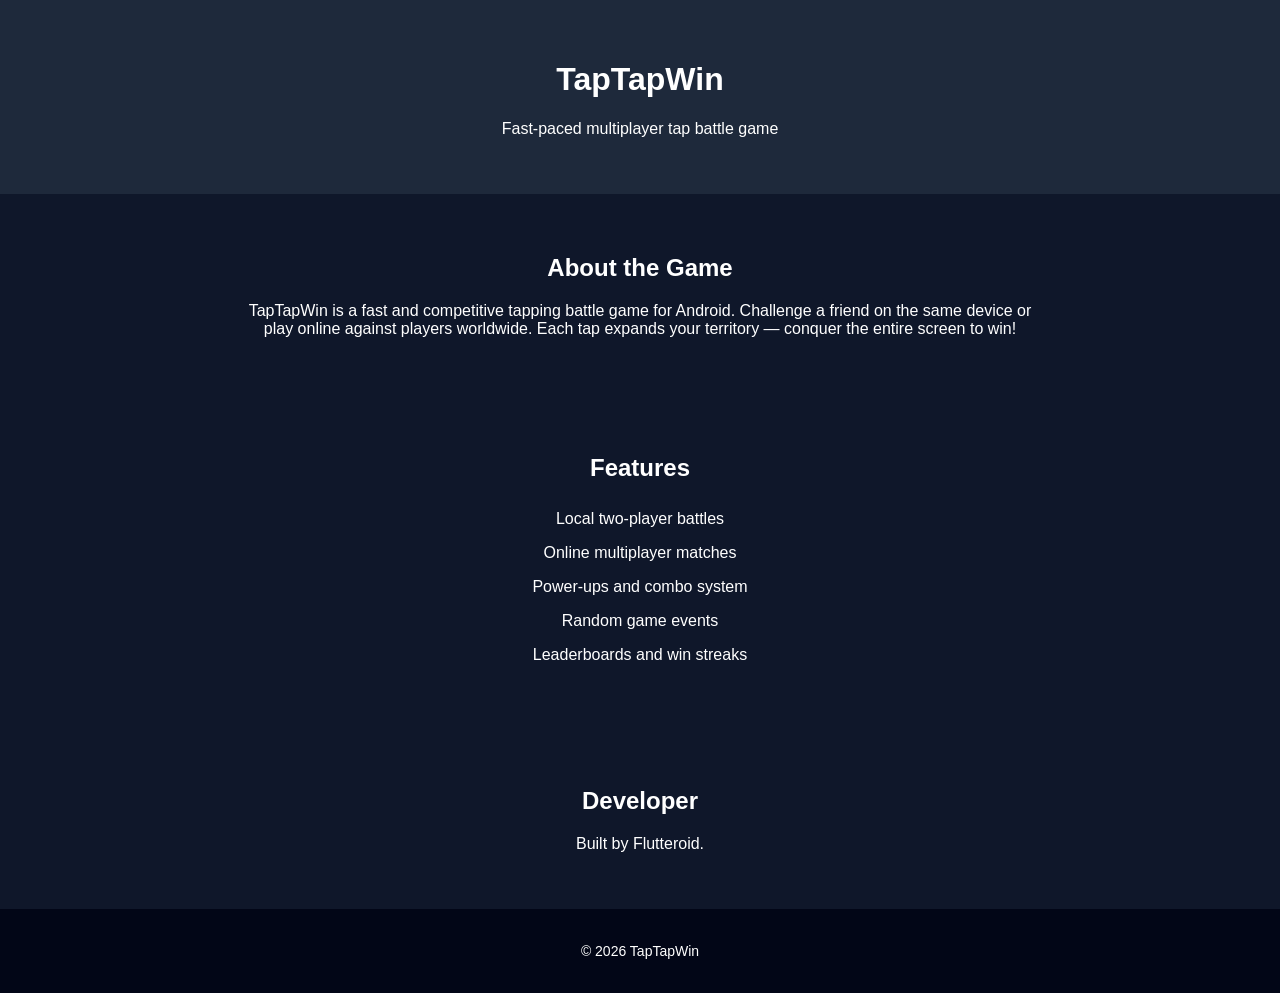
<file: index.html>
<!DOCTYPE html>
<html lang="en">
<head>
<meta charset="UTF-8">
<meta name="viewport" content="width=device-width, initial-scale=1.0">
<title>TapTapWin</title>

<link rel="stylesheet" href="style.css">

</head>

<body>

<header>
<h1>TapTapWin</h1>
<p>Fast-paced multiplayer tap battle game</p>
</header>

<section>

<h2>About the Game</h2>

<p>
TapTapWin is a fast and competitive tapping battle game for Android.
Challenge a friend on the same device or play online against players worldwide.
Each tap expands your territory — conquer the entire screen to win!
</p>

</section>

<section>

<h2>Features</h2>

<ul>
<li>Local two-player battles</li>
<li>Online multiplayer matches</li>
<li>Power-ups and combo system</li>
<li>Random game events</li>
<li>Leaderboards and win streaks</li>

</ul>

</section>

<section>

<h2>Developer</h2>

<p>
Built by Flutteroid.
</p>

</section>

<footer>

<p>© 2026 TapTapWin</p>

</footer>

</body>
</html>
</file>
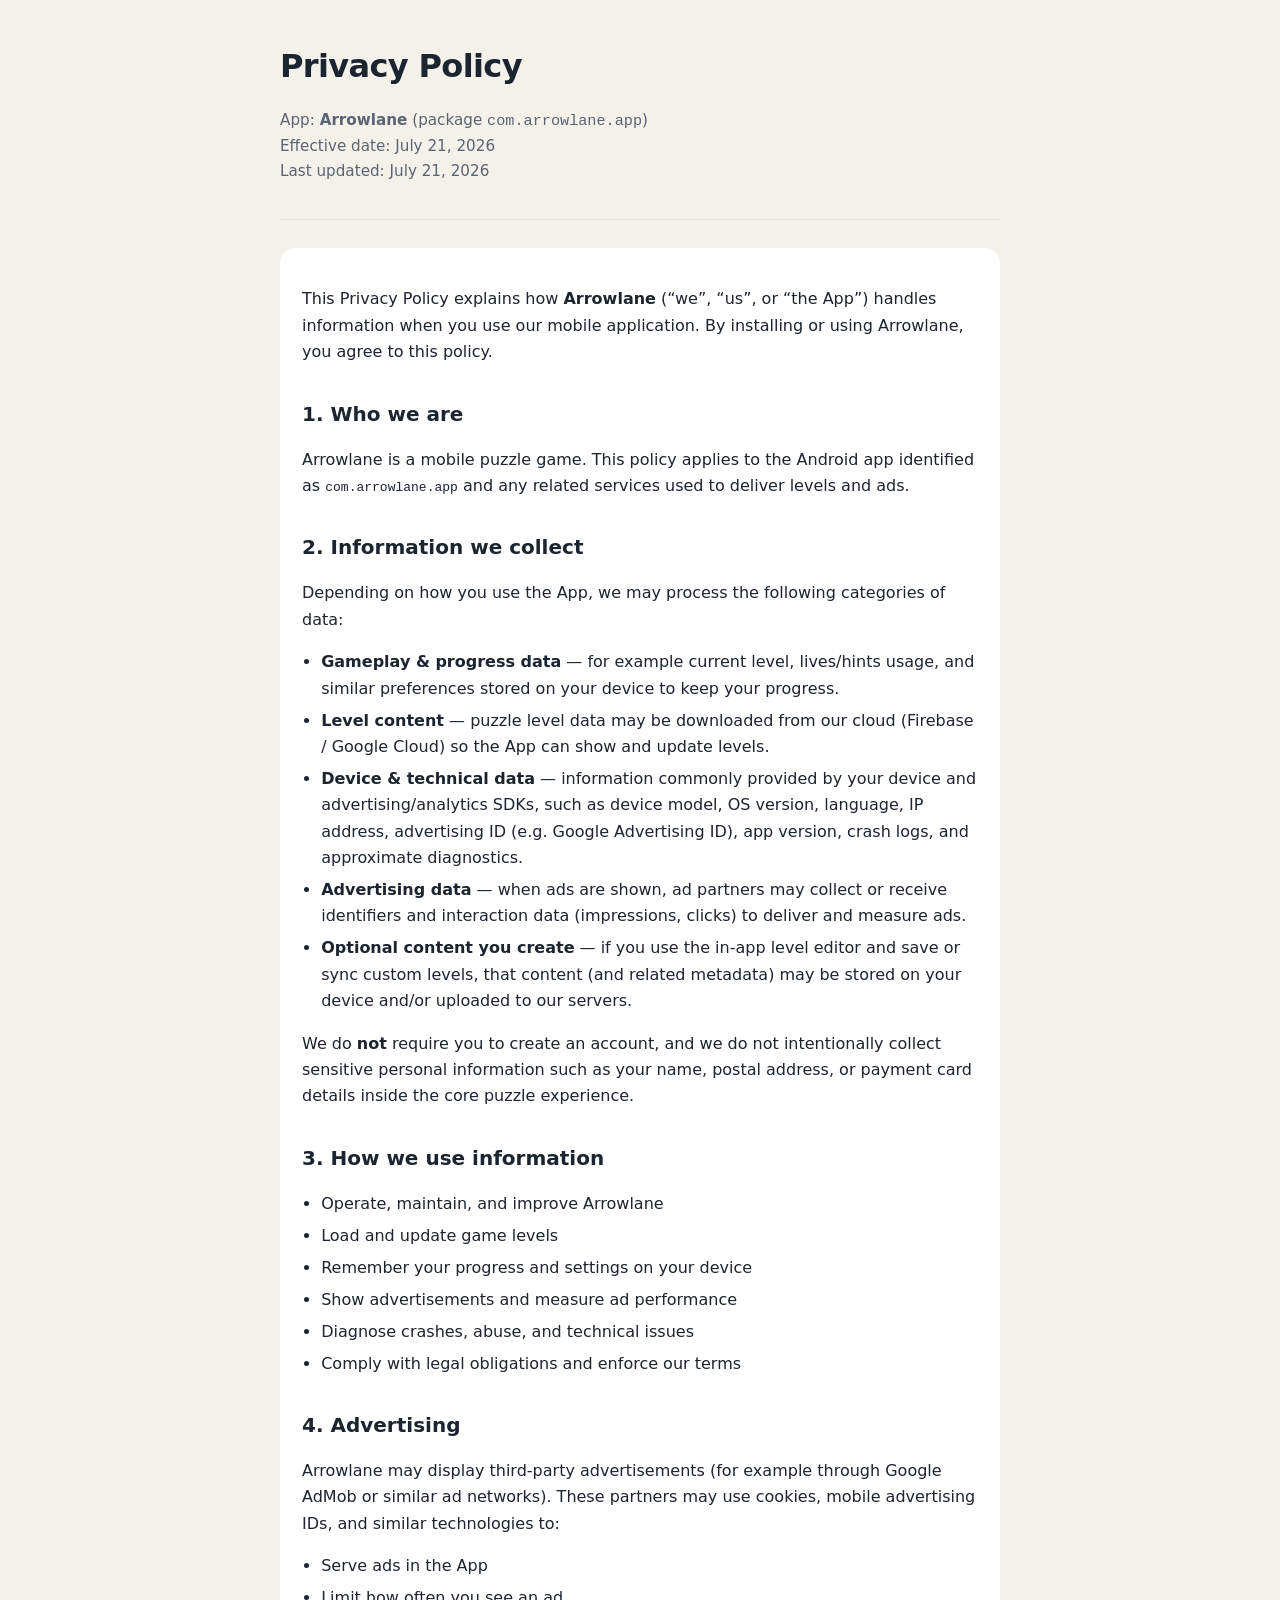
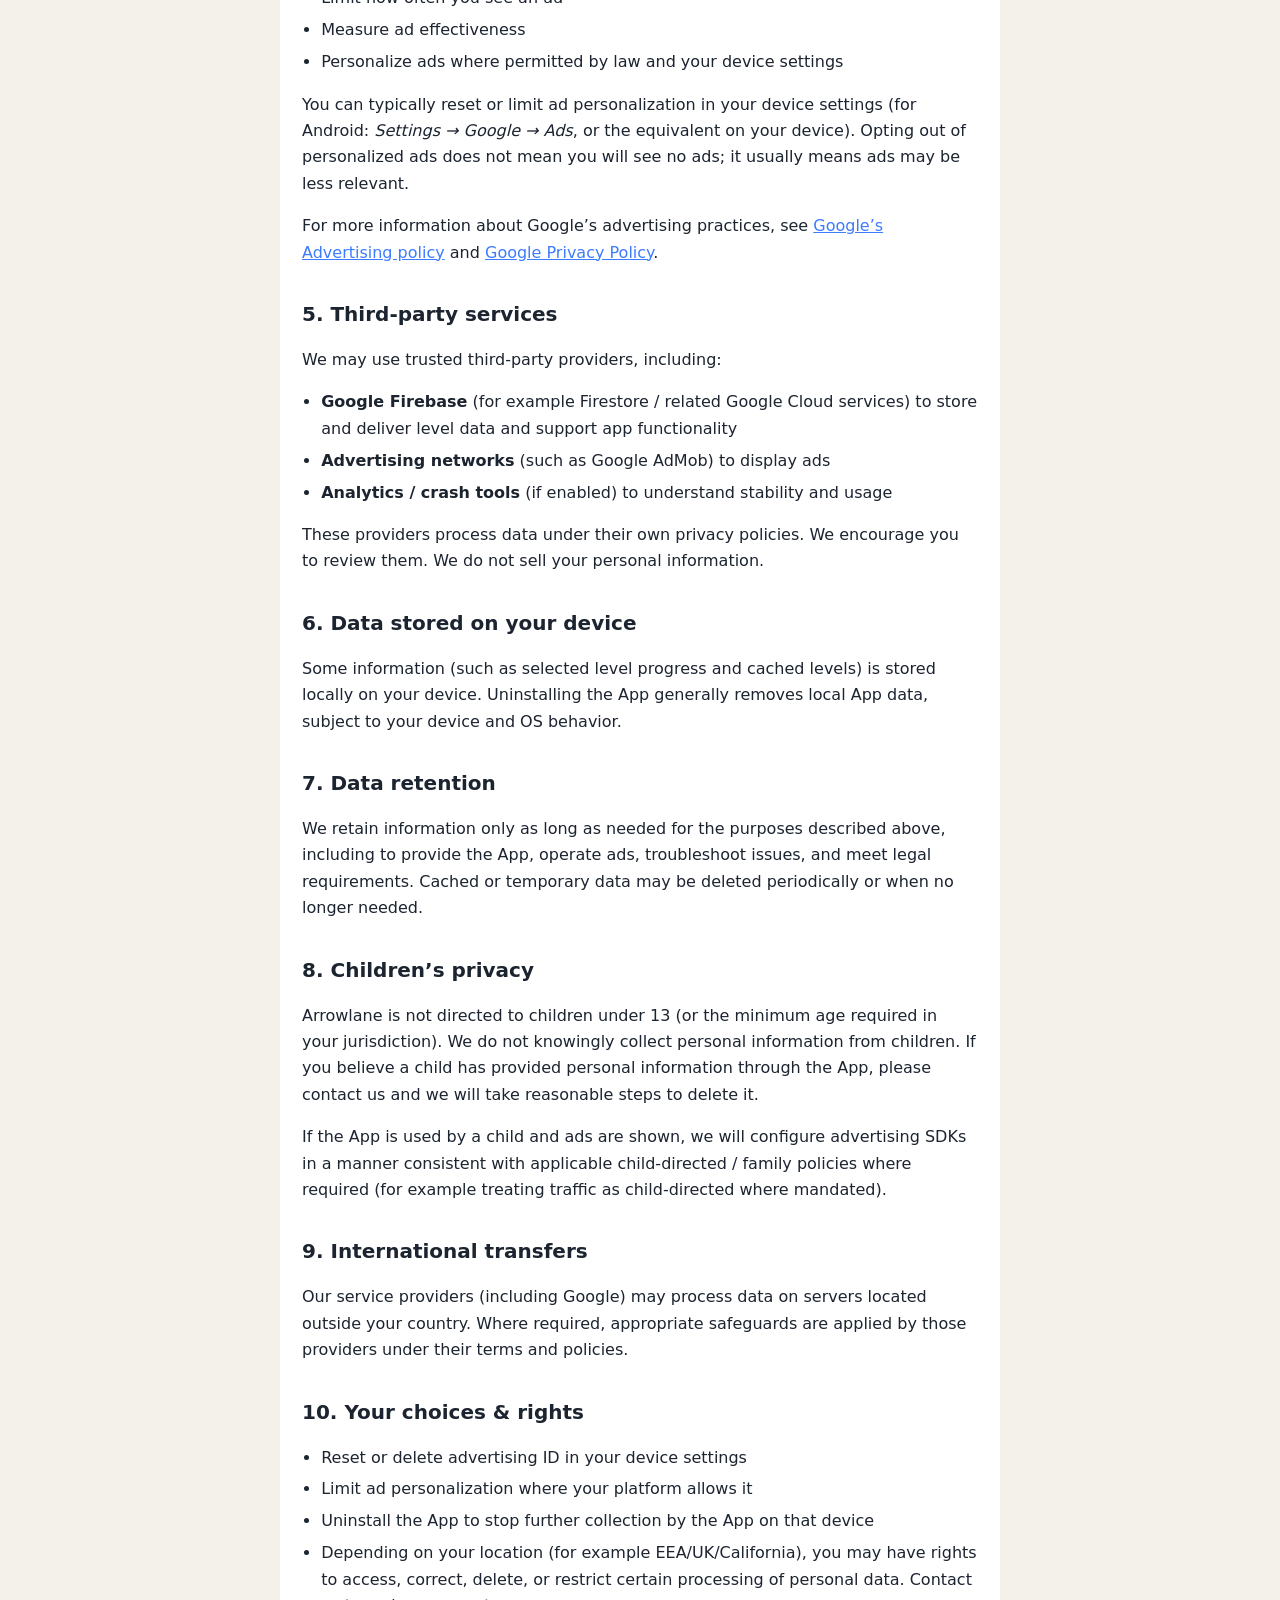
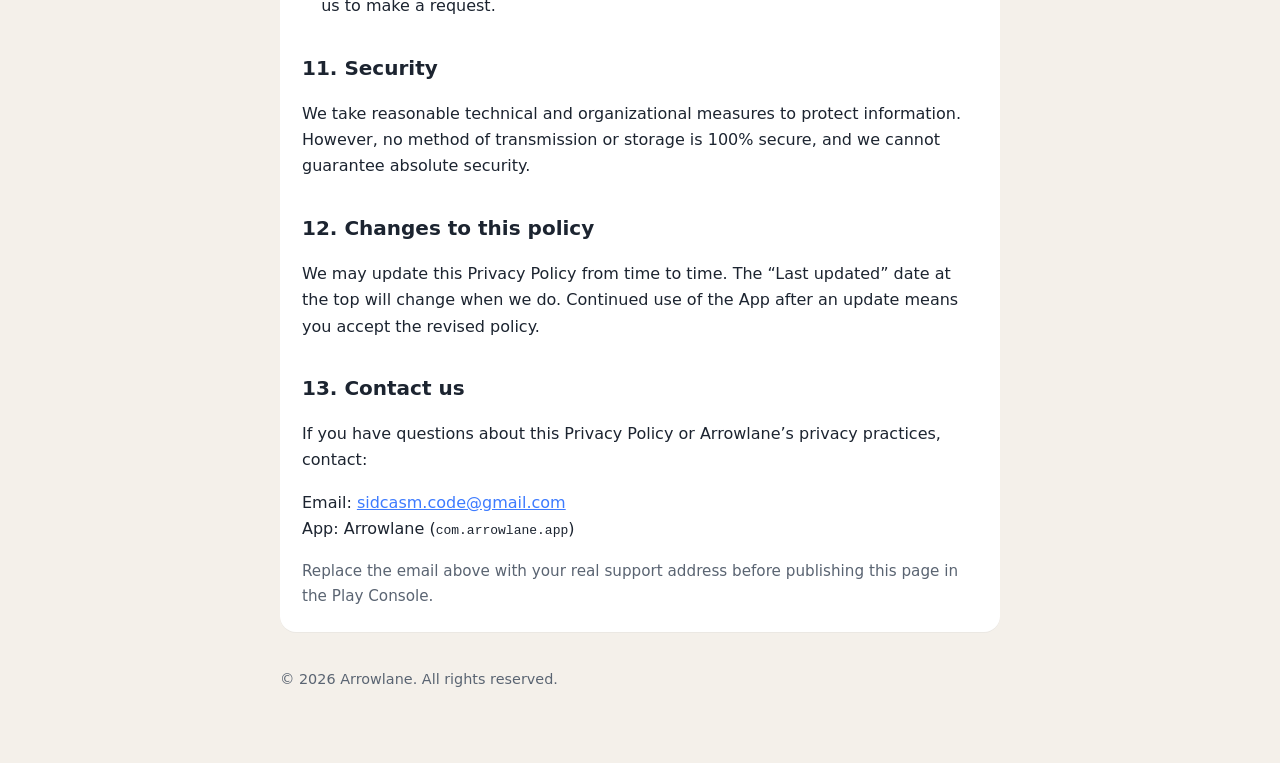
<file: arrow_lane/index.html>
<!DOCTYPE html>
<html lang="en">
<head>
  <meta charset="utf-8" />
  <meta name="viewport" content="width=device-width, initial-scale=1" />
  <title>Privacy Policy — Arrowlane</title>
  <style>
    :root {
      --bg: #f4f0ea;
      --ink: #1c2430;
      --muted: #5a6472;
      --card: #ffffff;
      --accent: #3d7bff;
      --line: #e6e1d8;
    }
    * { box-sizing: border-box; }
    body {
      margin: 0;
      font-family: "Segoe UI", system-ui, -apple-system, sans-serif;
      background: var(--bg);
      color: var(--ink);
      line-height: 1.65;
    }
    .wrap {
      max-width: 760px;
      margin: 0 auto;
      padding: 40px 20px 72px;
    }
    header {
      margin-bottom: 28px;
      padding-bottom: 20px;
      border-bottom: 1px solid var(--line);
    }
    h1 {
      margin: 0 0 8px;
      font-size: 2rem;
      letter-spacing: -0.02em;
    }
    .meta {
      color: var(--muted);
      font-size: 0.95rem;
    }
    h2 {
      margin: 2rem 0 0.75rem;
      font-size: 1.25rem;
    }
    p, li { color: var(--ink); }
    ul { padding-left: 1.2rem; }
    li { margin: 0.35rem 0; }
    a { color: var(--accent); }
    .card {
      background: var(--card);
      border-radius: 16px;
      padding: 22px 22px 8px;
      box-shadow: 0 1px 0 rgba(28, 36, 48, 0.04);
    }
    footer {
      margin-top: 36px;
      color: var(--muted);
      font-size: 0.9rem;
    }
  </style>
</head>
<body>
  <div class="wrap">
    <header>
      <h1>Privacy Policy</h1>
      <p class="meta">
        App: <strong>Arrowlane</strong> (package <code>com.arrowlane.app</code>)<br />
        Effective date: July 21, 2026<br />
        Last updated: July 21, 2026
      </p>
    </header>

    <div class="card">
      <p>
        This Privacy Policy explains how <strong>Arrowlane</strong> (“we”, “us”, or “the App”)
        handles information when you use our mobile application. By installing or using Arrowlane,
        you agree to this policy.
      </p>

      <h2>1. Who we are</h2>
      <p>
        Arrowlane is a mobile puzzle game. This policy applies to the Android app identified as
        <code>com.arrowlane.app</code> and any related services used to deliver levels and ads.
      </p>

      <h2>2. Information we collect</h2>
      <p>Depending on how you use the App, we may process the following categories of data:</p>
      <ul>
        <li>
          <strong>Gameplay &amp; progress data</strong> — for example current level, lives/hints
          usage, and similar preferences stored on your device to keep your progress.
        </li>
        <li>
          <strong>Level content</strong> — puzzle level data may be downloaded from our cloud
          (Firebase / Google Cloud) so the App can show and update levels.
        </li>
        <li>
          <strong>Device &amp; technical data</strong> — information commonly provided by your
          device and advertising/analytics SDKs, such as device model, OS version, language,
          IP address, advertising ID (e.g. Google Advertising ID), app version, crash logs, and
          approximate diagnostics.
        </li>
        <li>
          <strong>Advertising data</strong> — when ads are shown, ad partners may collect or
          receive identifiers and interaction data (impressions, clicks) to deliver and measure ads.
        </li>
        <li>
          <strong>Optional content you create</strong> — if you use the in-app level editor and
          save or sync custom levels, that content (and related metadata) may be stored on your
          device and/or uploaded to our servers.
        </li>
      </ul>
      <p>
        We do <strong>not</strong> require you to create an account, and we do not intentionally
        collect sensitive personal information such as your name, postal address, or payment card
        details inside the core puzzle experience.
      </p>

      <h2>3. How we use information</h2>
      <ul>
        <li>Operate, maintain, and improve Arrowlane</li>
        <li>Load and update game levels</li>
        <li>Remember your progress and settings on your device</li>
        <li>Show advertisements and measure ad performance</li>
        <li>Diagnose crashes, abuse, and technical issues</li>
        <li>Comply with legal obligations and enforce our terms</li>
      </ul>

      <h2>4. Advertising</h2>
      <p>
        Arrowlane may display third-party advertisements (for example through Google AdMob or
        similar ad networks). These partners may use cookies, mobile advertising IDs, and similar
        technologies to:
      </p>
      <ul>
        <li>Serve ads in the App</li>
        <li>Limit how often you see an ad</li>
        <li>Measure ad effectiveness</li>
        <li>Personalize ads where permitted by law and your device settings</li>
      </ul>
      <p>
        You can typically reset or limit ad personalization in your device settings
        (for Android: <em>Settings → Google → Ads</em>, or the equivalent on your device).
        Opting out of personalized ads does not mean you will see no ads; it usually means ads
        may be less relevant.
      </p>
      <p>
        For more information about Google’s advertising practices, see
        <a href="https://policies.google.com/technologies/ads" rel="noopener noreferrer" target="_blank">Google’s Advertising policy</a>
        and
        <a href="https://policies.google.com/privacy" rel="noopener noreferrer" target="_blank">Google Privacy Policy</a>.
      </p>

      <h2>5. Third-party services</h2>
      <p>We may use trusted third-party providers, including:</p>
      <ul>
        <li>
          <strong>Google Firebase</strong> (for example Firestore / related Google Cloud services)
          to store and deliver level data and support app functionality
        </li>
        <li>
          <strong>Advertising networks</strong> (such as Google AdMob) to display ads
        </li>
        <li>
          <strong>Analytics / crash tools</strong> (if enabled) to understand stability and usage
        </li>
      </ul>
      <p>
        These providers process data under their own privacy policies. We encourage you to review
        them. We do not sell your personal information.
      </p>

      <h2>6. Data stored on your device</h2>
      <p>
        Some information (such as selected level progress and cached levels) is stored locally on
        your device. Uninstalling the App generally removes local App data, subject to your
        device and OS behavior.
      </p>

      <h2>7. Data retention</h2>
      <p>
        We retain information only as long as needed for the purposes described above, including
        to provide the App, operate ads, troubleshoot issues, and meet legal requirements. Cached
        or temporary data may be deleted periodically or when no longer needed.
      </p>

      <h2>8. Children’s privacy</h2>
      <p>
        Arrowlane is not directed to children under 13 (or the minimum age required in your
        jurisdiction). We do not knowingly collect personal information from children. If you
        believe a child has provided personal information through the App, please contact us and
        we will take reasonable steps to delete it.
      </p>
      <p>
        If the App is used by a child and ads are shown, we will configure advertising SDKs in a
        manner consistent with applicable child-directed / family policies where required
        (for example treating traffic as child-directed where mandated).
      </p>

      <h2>9. International transfers</h2>
      <p>
        Our service providers (including Google) may process data on servers located outside your
        country. Where required, appropriate safeguards are applied by those providers under their
        terms and policies.
      </p>

      <h2>10. Your choices &amp; rights</h2>
      <ul>
        <li>Reset or delete advertising ID in your device settings</li>
        <li>Limit ad personalization where your platform allows it</li>
        <li>Uninstall the App to stop further collection by the App on that device</li>
        <li>
          Depending on your location (for example EEA/UK/California), you may have rights to
          access, correct, delete, or restrict certain processing of personal data. Contact us to
          make a request.
        </li>
      </ul>

      <h2>11. Security</h2>
      <p>
        We take reasonable technical and organizational measures to protect information.
        However, no method of transmission or storage is 100% secure, and we cannot guarantee
        absolute security.
      </p>

      <h2>12. Changes to this policy</h2>
      <p>
        We may update this Privacy Policy from time to time. The “Last updated” date at the top
        will change when we do. Continued use of the App after an update means you accept the
        revised policy.
      </p>

      <h2>13. Contact us</h2>
      <p>
        If you have questions about this Privacy Policy or Arrowlane’s privacy practices, contact:
      </p>
      <p>
        Email: <a href="mailto:sidcasm.code@gmail.com">sidcasm.code@gmail.com</a><br />
        App: Arrowlane (<code>com.arrowlane.app</code>)
      </p>
      <p class="meta">
        Replace the email above with your real support address before publishing this page in the
        Play Console.
      </p>
    </div>

    <footer>
      © 2026 Arrowlane. All rights reserved.
    </footer>
  </div>
</body>
</html>
</file>
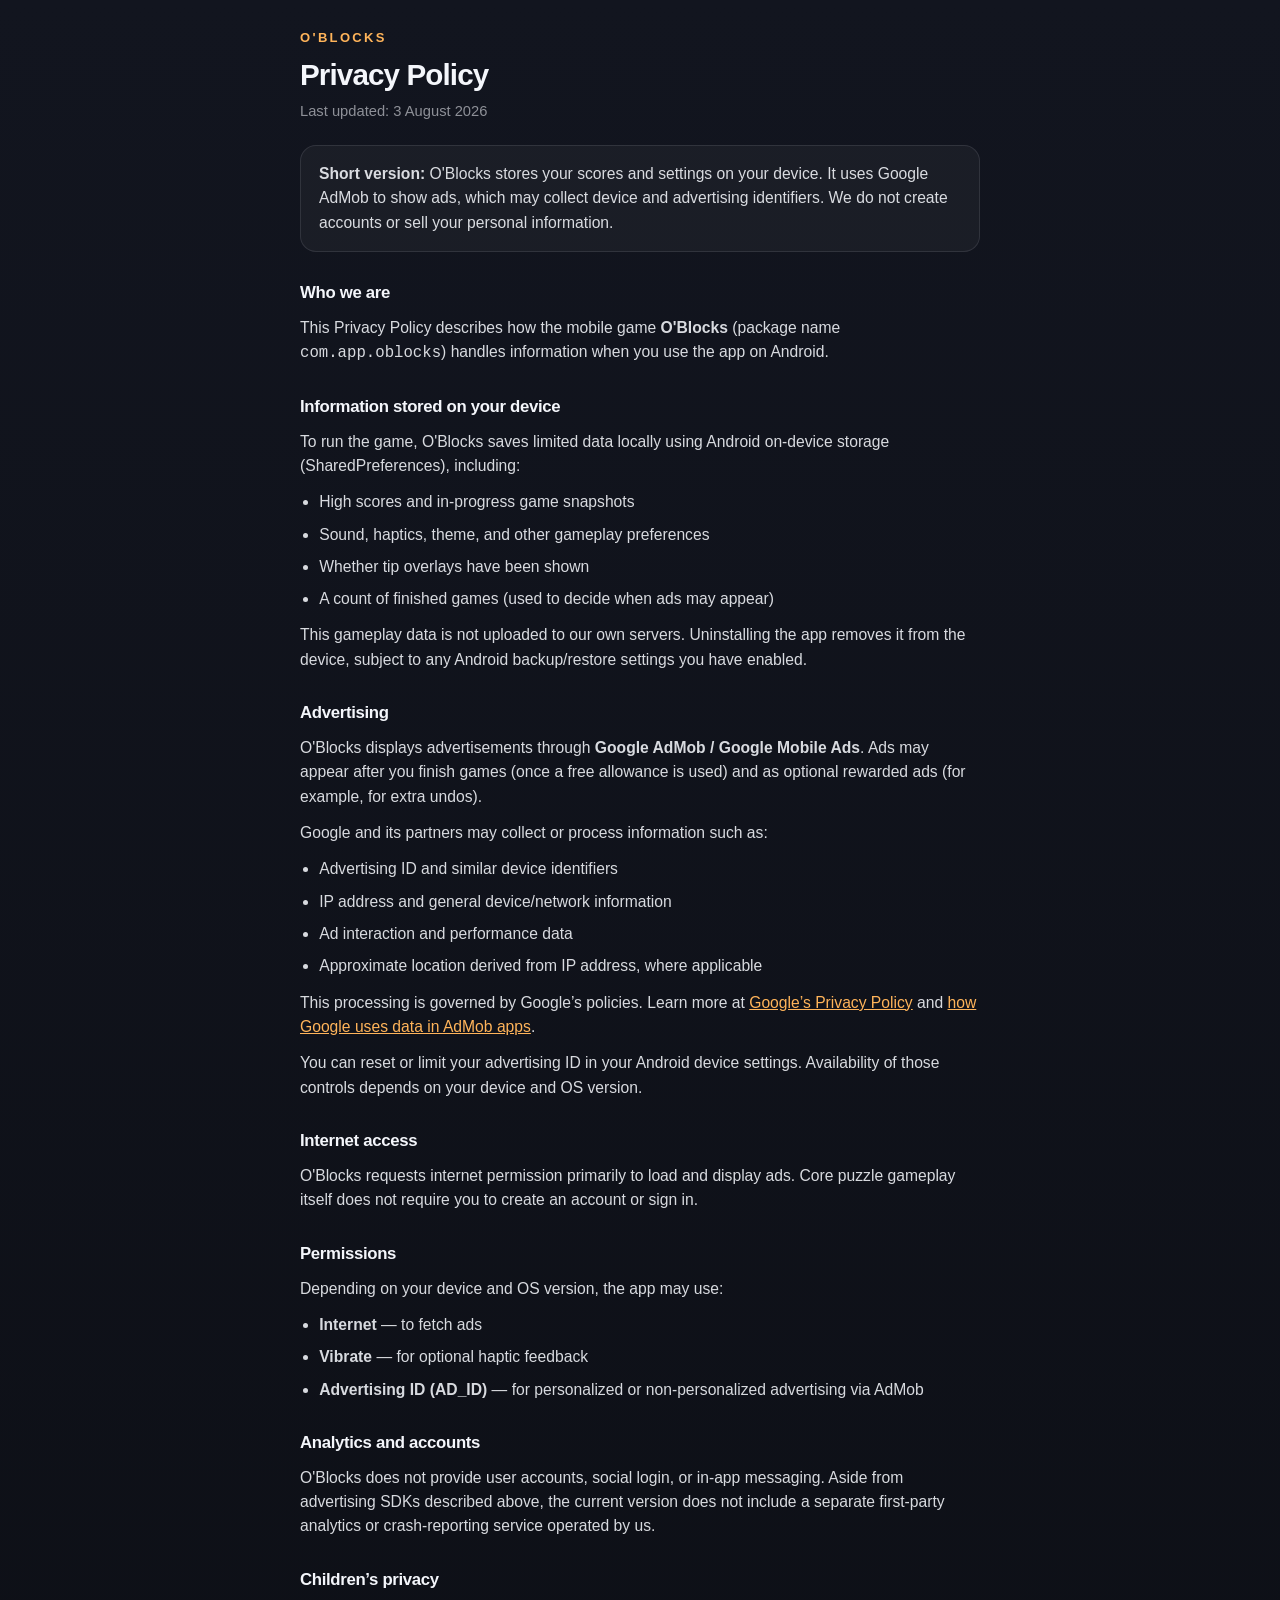
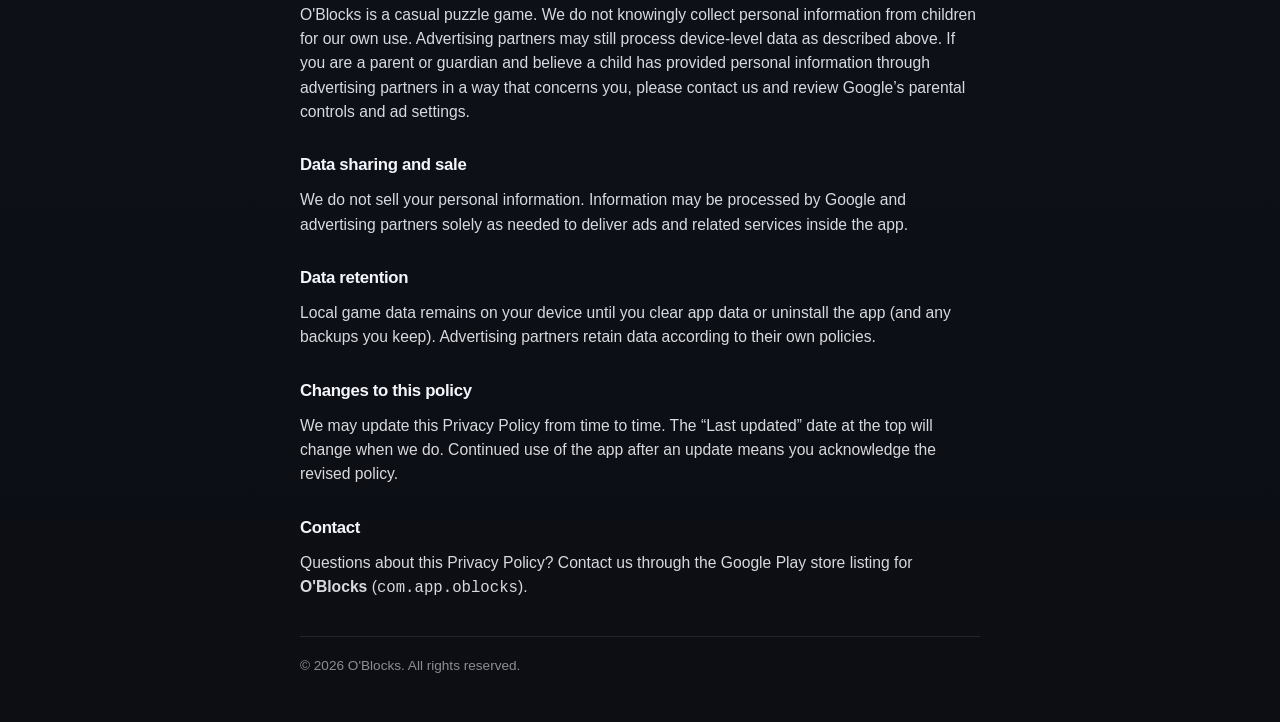
<file: blocks/index.html>
<!DOCTYPE html>
<html lang="en">
<head>
<meta charset="utf-8">
<meta name="viewport" content="width=device-width, initial-scale=1, viewport-fit=cover">
<title>O'Blocks — Privacy Policy</title>
<style>
  :root {
    color-scheme: dark;
    --bg: #0c0e14;
    --bg2: #12151f;
    --ink: #f4f6fb;
    --muted: rgba(244, 246, 251, 0.55);
    --line: rgba(244, 246, 251, 0.1);
    --accent: #ffb45a;
    --card: rgba(255, 255, 255, 0.04);
  }
  * { box-sizing: border-box; }
  html, body {
    margin: 0;
    padding: 0;
    background: linear-gradient(180deg, var(--bg2), var(--bg));
    color: var(--ink);
    font-family: -apple-system, BlinkMacSystemFont, "Segoe UI", Roboto, Helvetica, Arial, sans-serif;
    line-height: 1.55;
    -webkit-text-size-adjust: 100%;
  }
  .wrap {
    max-width: 720px;
    margin: 0 auto;
    padding: 28px 20px 48px;
  }
  .brand {
    font-size: 13px;
    letter-spacing: 0.18em;
    text-transform: uppercase;
    color: var(--accent);
    font-weight: 700;
    margin-bottom: 10px;
  }
  h1 {
    margin: 0 0 8px;
    font-size: 1.85rem;
    letter-spacing: -0.03em;
    line-height: 1.15;
  }
  .effective {
    color: var(--muted);
    font-size: 0.92rem;
    margin: 0 0 22px;
  }
  .lead {
    background: var(--card);
    border: 1px solid var(--line);
    border-radius: 16px;
    padding: 16px 18px;
    margin: 0 0 28px;
  }
  h2 {
    font-size: 1.05rem;
    margin: 28px 0 10px;
    letter-spacing: -0.02em;
  }
  p, li { color: rgba(244, 246, 251, 0.88); font-size: 0.98rem; }
  p { margin: 0 0 12px; }
  ul { margin: 0 0 12px; padding-left: 1.2rem; }
  li { margin: 0 0 8px; }
  a { color: var(--accent); }
  .footer {
    margin-top: 36px;
    padding-top: 18px;
    border-top: 1px solid var(--line);
    color: var(--muted);
    font-size: 0.85rem;
  }
</style>
</head>
<body>
  <main class="wrap">
    <div class="brand">O'Blocks</div>
    <h1>Privacy Policy</h1>
    <p class="effective">Last updated: 3 August 2026</p>

    <div class="lead">
      <p style="margin:0"><strong>Short version:</strong> O'Blocks stores your scores and settings on your device. It uses Google AdMob to show ads, which may collect device and advertising identifiers. We do not create accounts or sell your personal information.</p>
    </div>

    <h2>Who we are</h2>
    <p>This Privacy Policy describes how the mobile game <strong>O'Blocks</strong> (package name <code>com.app.oblocks</code>) handles information when you use the app on Android.</p>

    <h2>Information stored on your device</h2>
    <p>To run the game, O'Blocks saves limited data locally using Android on-device storage (SharedPreferences), including:</p>
    <ul>
      <li>High scores and in-progress game snapshots</li>
      <li>Sound, haptics, theme, and other gameplay preferences</li>
      <li>Whether tip overlays have been shown</li>
      <li>A count of finished games (used to decide when ads may appear)</li>
    </ul>
    <p>This gameplay data is not uploaded to our own servers. Uninstalling the app removes it from the device, subject to any Android backup/restore settings you have enabled.</p>

    <h2>Advertising</h2>
    <p>O'Blocks displays advertisements through <strong>Google AdMob / Google Mobile Ads</strong>. Ads may appear after you finish games (once a free allowance is used) and as optional rewarded ads (for example, for extra undos).</p>
    <p>Google and its partners may collect or process information such as:</p>
    <ul>
      <li>Advertising ID and similar device identifiers</li>
      <li>IP address and general device/network information</li>
      <li>Ad interaction and performance data</li>
      <li>Approximate location derived from IP address, where applicable</li>
    </ul>
    <p>This processing is governed by Google’s policies. Learn more at <a href="https://policies.google.com/privacy">Google’s Privacy Policy</a> and <a href="https://support.google.com/admob/answer/6128543">how Google uses data in AdMob apps</a>.</p>
    <p>You can reset or limit your advertising ID in your Android device settings. Availability of those controls depends on your device and OS version.</p>

    <h2>Internet access</h2>
    <p>O'Blocks requests internet permission primarily to load and display ads. Core puzzle gameplay itself does not require you to create an account or sign in.</p>

    <h2>Permissions</h2>
    <p>Depending on your device and OS version, the app may use:</p>
    <ul>
      <li><strong>Internet</strong> — to fetch ads</li>
      <li><strong>Vibrate</strong> — for optional haptic feedback</li>
      <li><strong>Advertising ID (AD_ID)</strong> — for personalized or non-personalized advertising via AdMob</li>
    </ul>

    <h2>Analytics and accounts</h2>
    <p>O'Blocks does not provide user accounts, social login, or in-app messaging. Aside from advertising SDKs described above, the current version does not include a separate first-party analytics or crash-reporting service operated by us.</p>

    <h2>Children’s privacy</h2>
    <p>O'Blocks is a casual puzzle game. We do not knowingly collect personal information from children for our own use. Advertising partners may still process device-level data as described above. If you are a parent or guardian and believe a child has provided personal information through advertising partners in a way that concerns you, please contact us and review Google’s parental controls and ad settings.</p>

    <h2>Data sharing and sale</h2>
    <p>We do not sell your personal information. Information may be processed by Google and advertising partners solely as needed to deliver ads and related services inside the app.</p>

    <h2>Data retention</h2>
    <p>Local game data remains on your device until you clear app data or uninstall the app (and any backups you keep). Advertising partners retain data according to their own policies.</p>

    <h2>Changes to this policy</h2>
    <p>We may update this Privacy Policy from time to time. The “Last updated” date at the top will change when we do. Continued use of the app after an update means you acknowledge the revised policy.</p>

    <h2>Contact</h2>
    <p>Questions about this Privacy Policy? Contact us through the Google Play store listing for <strong>O'Blocks</strong> (<code>com.app.oblocks</code>).</p>

    <div class="footer">
      &copy; 2026 O'Blocks. All rights reserved.
    </div>
  </main>
</body>
</html>
</file>
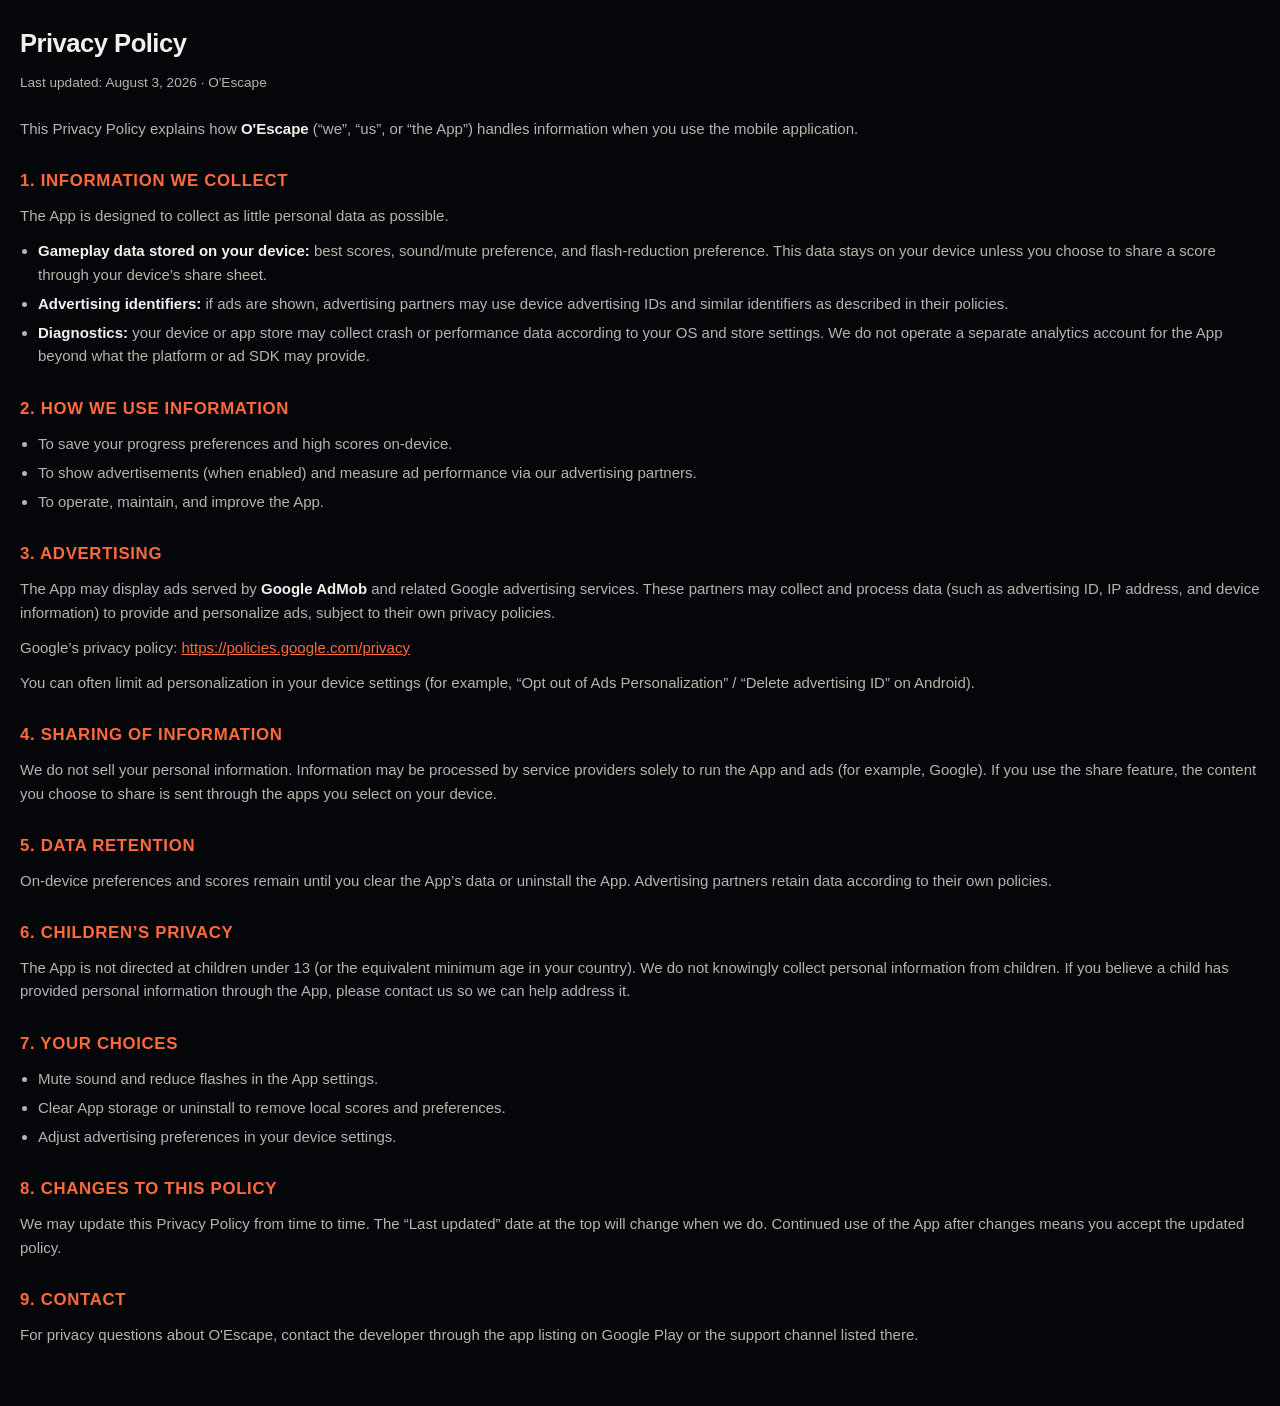
<file: escape/index.html>
<!DOCTYPE html>
<html lang="en">
<head>
  <meta charset="utf-8" />
  <meta name="viewport" content="width=device-width, initial-scale=1" />
  <title>Privacy Policy — O'Escape</title>
  <style>
    :root {
      --bg: #05060a;
      --text: #f4f1ec;
      --muted: #b8b4ac;
      --accent: #ff6a3d;
    }
    * { box-sizing: border-box; }
    body {
      margin: 0;
      padding: 24px 20px 48px;
      font-family: -apple-system, BlinkMacSystemFont, "Segoe UI", Roboto, Helvetica, Arial, sans-serif;
      background: var(--bg);
      color: var(--text);
      line-height: 1.55;
      font-size: 15px;
    }
    h1 {
      font-size: 1.6rem;
      margin: 0 0 8px;
      letter-spacing: -0.02em;
    }
    h2 {
      font-size: 1.05rem;
      margin: 28px 0 10px;
      color: var(--accent);
      letter-spacing: 0.04em;
      text-transform: uppercase;
    }
    p, li { color: var(--muted); }
    p { margin: 0 0 12px; }
    ul { padding-left: 1.2em; margin: 0 0 12px; }
    li { margin-bottom: 6px; }
    .meta { color: var(--muted); font-size: 0.85rem; margin-bottom: 24px; }
    a { color: var(--accent); }
  </style>
</head>
<body>
  <h1>Privacy Policy</h1>
  <p class="meta">Last updated: August 3, 2026 · O'Escape</p>

  <p>
    This Privacy Policy explains how <strong style="color:var(--text)">O'Escape</strong>
    (“we”, “us”, or “the App”) handles information when you use the mobile application.
  </p>

  <h2>1. Information we collect</h2>
  <p>The App is designed to collect as little personal data as possible.</p>
  <ul>
    <li><strong style="color:var(--text)">Gameplay data stored on your device:</strong> best scores, sound/mute preference, and flash-reduction preference. This data stays on your device unless you choose to share a score through your device’s share sheet.</li>
    <li><strong style="color:var(--text)">Advertising identifiers:</strong> if ads are shown, advertising partners may use device advertising IDs and similar identifiers as described in their policies.</li>
    <li><strong style="color:var(--text)">Diagnostics:</strong> your device or app store may collect crash or performance data according to your OS and store settings. We do not operate a separate analytics account for the App beyond what the platform or ad SDK may provide.</li>
  </ul>

  <h2>2. How we use information</h2>
  <ul>
    <li>To save your progress preferences and high scores on-device.</li>
    <li>To show advertisements (when enabled) and measure ad performance via our advertising partners.</li>
    <li>To operate, maintain, and improve the App.</li>
  </ul>

  <h2>3. Advertising</h2>
  <p>
    The App may display ads served by <strong style="color:var(--text)">Google AdMob</strong>
    and related Google advertising services. These partners may collect and process data
    (such as advertising ID, IP address, and device information) to provide and personalize ads,
    subject to their own privacy policies.
  </p>
  <p>
    Google’s privacy policy:
    <a href="https://policies.google.com/privacy">https://policies.google.com/privacy</a>
  </p>
  <p>
    You can often limit ad personalization in your device settings
    (for example, “Opt out of Ads Personalization” / “Delete advertising ID” on Android).
  </p>

  <h2>4. Sharing of information</h2>
  <p>
    We do not sell your personal information. Information may be processed by service providers
    solely to run the App and ads (for example, Google). If you use the share feature, the content
    you choose to share is sent through the apps you select on your device.
  </p>

  <h2>5. Data retention</h2>
  <p>
    On-device preferences and scores remain until you clear the App’s data or uninstall the App.
    Advertising partners retain data according to their own policies.
  </p>

  <h2>6. Children’s privacy</h2>
  <p>
    The App is not directed at children under 13 (or the equivalent minimum age in your country).
    We do not knowingly collect personal information from children. If you believe a child has
    provided personal information through the App, please contact us so we can help address it.
  </p>

  <h2>7. Your choices</h2>
  <ul>
    <li>Mute sound and reduce flashes in the App settings.</li>
    <li>Clear App storage or uninstall to remove local scores and preferences.</li>
    <li>Adjust advertising preferences in your device settings.</li>
  </ul>

  <h2>8. Changes to this policy</h2>
  <p>
    We may update this Privacy Policy from time to time. The “Last updated” date at the top
    will change when we do. Continued use of the App after changes means you accept the updated policy.
  </p>

  <h2>9. Contact</h2>
  <p>
    For privacy questions about O'Escape, contact the developer through the app listing on
    Google Play or the support channel listed there.
  </p>
</body>
</html>
</file>
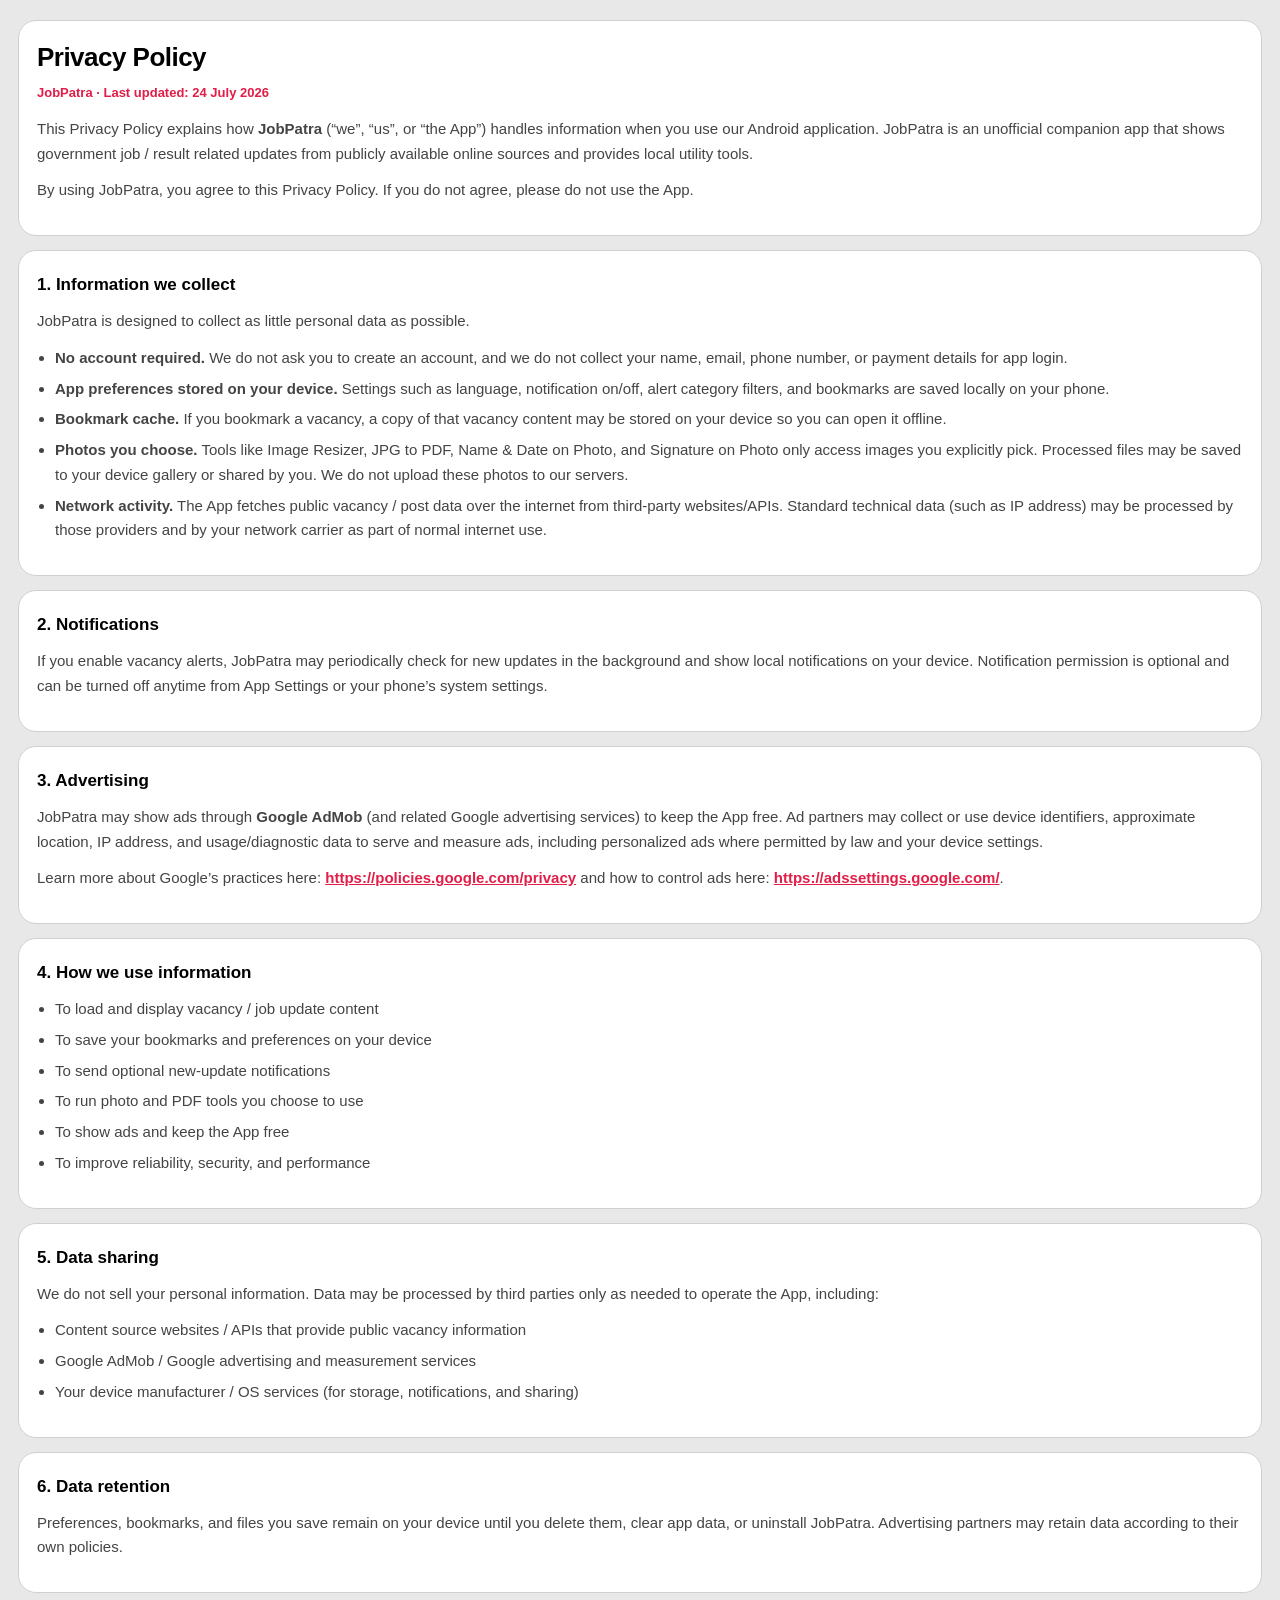
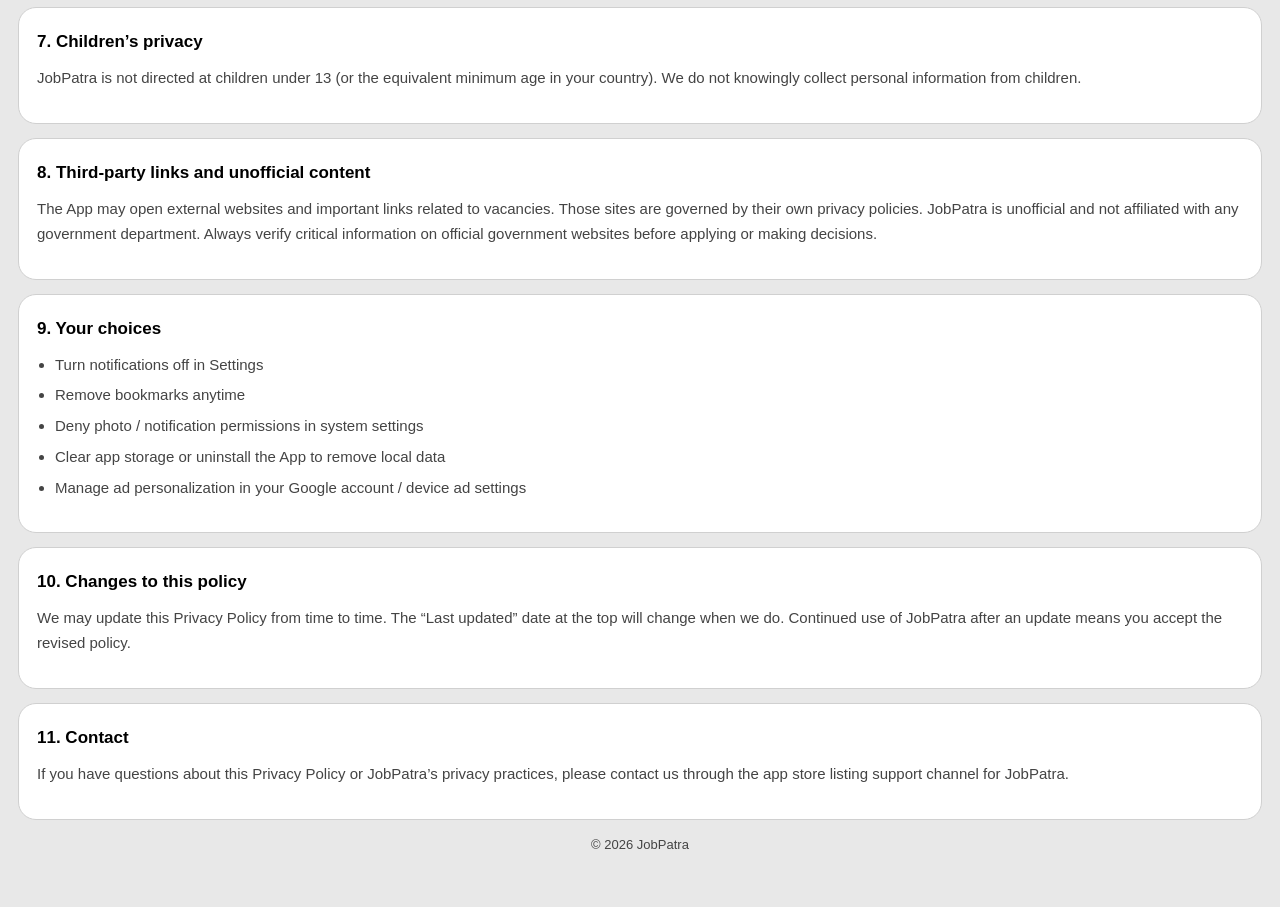
<file: job/index.html>
<!DOCTYPE html>
<html lang="en">
<head>
  <meta charset="utf-8" />
  <meta name="viewport" content="width=device-width, initial-scale=1" />
  <title>JobPatra Privacy Policy</title>
  <style>
    :root {
      color-scheme: light;
      --ink: #000000;
      --muted: #444444;
      --line: #d0d0d0;
      --surface: #e8e8e8;
      --card: #ffffff;
      --accent: #e11d48;
    }
    * { box-sizing: border-box; }
    body {
      margin: 0;
      padding: 20px 18px 40px;
      font-family: -apple-system, BlinkMacSystemFont, "Segoe UI", Roboto, Helvetica, Arial, sans-serif;
      background: var(--surface);
      color: var(--ink);
      line-height: 1.65;
      font-size: 15px;
      font-weight: 500;
    }
    .card {
      background: var(--card);
      border: 1px solid var(--line);
      border-radius: 18px;
      padding: 20px 18px;
      margin-bottom: 14px;
    }
    h1 {
      margin: 0 0 8px;
      font-size: 26px;
      line-height: 1.25;
      letter-spacing: -0.02em;
    }
    h2 {
      margin: 0 0 10px;
      font-size: 17px;
    }
    p, li { color: var(--muted); }
    p { margin: 0 0 12px; }
    ul { margin: 0 0 12px; padding-left: 18px; }
    li { margin-bottom: 6px; }
    .meta {
      color: var(--accent);
      font-weight: 700;
      font-size: 13px;
      margin-bottom: 14px;
    }
    a { color: var(--accent); font-weight: 700; }
    .footer {
      text-align: center;
      color: var(--muted);
      font-size: 13px;
      margin-top: 8px;
    }
  </style>
</head>
<body>
  <div class="card">
    <h1>Privacy Policy</h1>
    <div class="meta">JobPatra · Last updated: 24 July 2026</div>
    <p>
      This Privacy Policy explains how <strong>JobPatra</strong> (“we”, “us”, or “the App”)
      handles information when you use our Android application. JobPatra is an unofficial
      companion app that shows government job / result related updates from publicly available
      online sources and provides local utility tools.
    </p>
    <p>
      By using JobPatra, you agree to this Privacy Policy. If you do not agree, please do not use the App.
    </p>
  </div>
  <div class="card">
    <h2>1. Information we collect</h2>
    <p>JobPatra is designed to collect as little personal data as possible.</p>
    <ul>
      <li><strong>No account required.</strong> We do not ask you to create an account, and we do not collect your name, email, phone number, or payment details for app login.</li>
      <li><strong>App preferences stored on your device.</strong> Settings such as language, notification on/off, alert category filters, and bookmarks are saved locally on your phone.</li>
      <li><strong>Bookmark cache.</strong> If you bookmark a vacancy, a copy of that vacancy content may be stored on your device so you can open it offline.</li>
      <li><strong>Photos you choose.</strong> Tools like Image Resizer, JPG to PDF, Name &amp; Date on Photo, and Signature on Photo only access images you explicitly pick. Processed files may be saved to your device gallery or shared by you. We do not upload these photos to our servers.</li>
      <li><strong>Network activity.</strong> The App fetches public vacancy / post data over the internet from third-party websites/APIs. Standard technical data (such as IP address) may be processed by those providers and by your network carrier as part of normal internet use.</li>
    </ul>
  </div>
  <div class="card">
    <h2>2. Notifications</h2>
    <p>
      If you enable vacancy alerts, JobPatra may periodically check for new updates in the background
      and show local notifications on your device. Notification permission is optional and can be
      turned off anytime from App Settings or your phone’s system settings.
    </p>
  </div>
  <div class="card">
    <h2>3. Advertising</h2>
    <p>
      JobPatra may show ads through <strong>Google AdMob</strong> (and related Google advertising services)
      to keep the App free. Ad partners may collect or use device identifiers, approximate location,
      IP address, and usage/diagnostic data to serve and measure ads, including personalized ads
      where permitted by law and your device settings.
    </p>
    <p>
      Learn more about Google’s practices here:
      <a href="https://policies.google.com/privacy">https://policies.google.com/privacy</a>
      and how to control ads here:
      <a href="https://adssettings.google.com/">https://adssettings.google.com/</a>.
    </p>
  </div>
  <div class="card">
    <h2>4. How we use information</h2>
    <ul>
      <li>To load and display vacancy / job update content</li>
      <li>To save your bookmarks and preferences on your device</li>
      <li>To send optional new-update notifications</li>
      <li>To run photo and PDF tools you choose to use</li>
      <li>To show ads and keep the App free</li>
      <li>To improve reliability, security, and performance</li>
    </ul>
  </div>
  <div class="card">
    <h2>5. Data sharing</h2>
    <p>
      We do not sell your personal information. Data may be processed by third parties only as needed
      to operate the App, including:
    </p>
    <ul>
      <li>Content source websites / APIs that provide public vacancy information</li>
      <li>Google AdMob / Google advertising and measurement services</li>
      <li>Your device manufacturer / OS services (for storage, notifications, and sharing)</li>
    </ul>
  </div>
  <div class="card">
    <h2>6. Data retention</h2>
    <p>
      Preferences, bookmarks, and files you save remain on your device until you delete them,
      clear app data, or uninstall JobPatra. Advertising partners may retain data according to
      their own policies.
    </p>
  </div>
  <div class="card">
    <h2>7. Children’s privacy</h2>
    <p>
      JobPatra is not directed at children under 13 (or the equivalent minimum age in your country).
      We do not knowingly collect personal information from children.
    </p>
  </div>
  <div class="card">
    <h2>8. Third-party links and unofficial content</h2>
    <p>
      The App may open external websites and important links related to vacancies. Those sites are
      governed by their own privacy policies. JobPatra is unofficial and not affiliated with any
      government department. Always verify critical information on official government websites
      before applying or making decisions.
    </p>
  </div>
  <div class="card">
    <h2>9. Your choices</h2>
    <ul>
      <li>Turn notifications off in Settings</li>
      <li>Remove bookmarks anytime</li>
      <li>Deny photo / notification permissions in system settings</li>
      <li>Clear app storage or uninstall the App to remove local data</li>
      <li>Manage ad personalization in your Google account / device ad settings</li>
    </ul>
  </div>
  <div class="card">
    <h2>10. Changes to this policy</h2>
    <p>
      We may update this Privacy Policy from time to time. The “Last updated” date at the top
      will change when we do. Continued use of JobPatra after an update means you accept the
      revised policy.
    </p>
  </div>
  <div class="card">
    <h2>11. Contact</h2>
    <p>
      If you have questions about this Privacy Policy or JobPatra’s privacy practices,
      please contact us through the app store listing support channel for JobPatra.
          </p>
  </div>
  <p class="footer">© 2026 JobPatra</p>
</body>
</html>
</file>
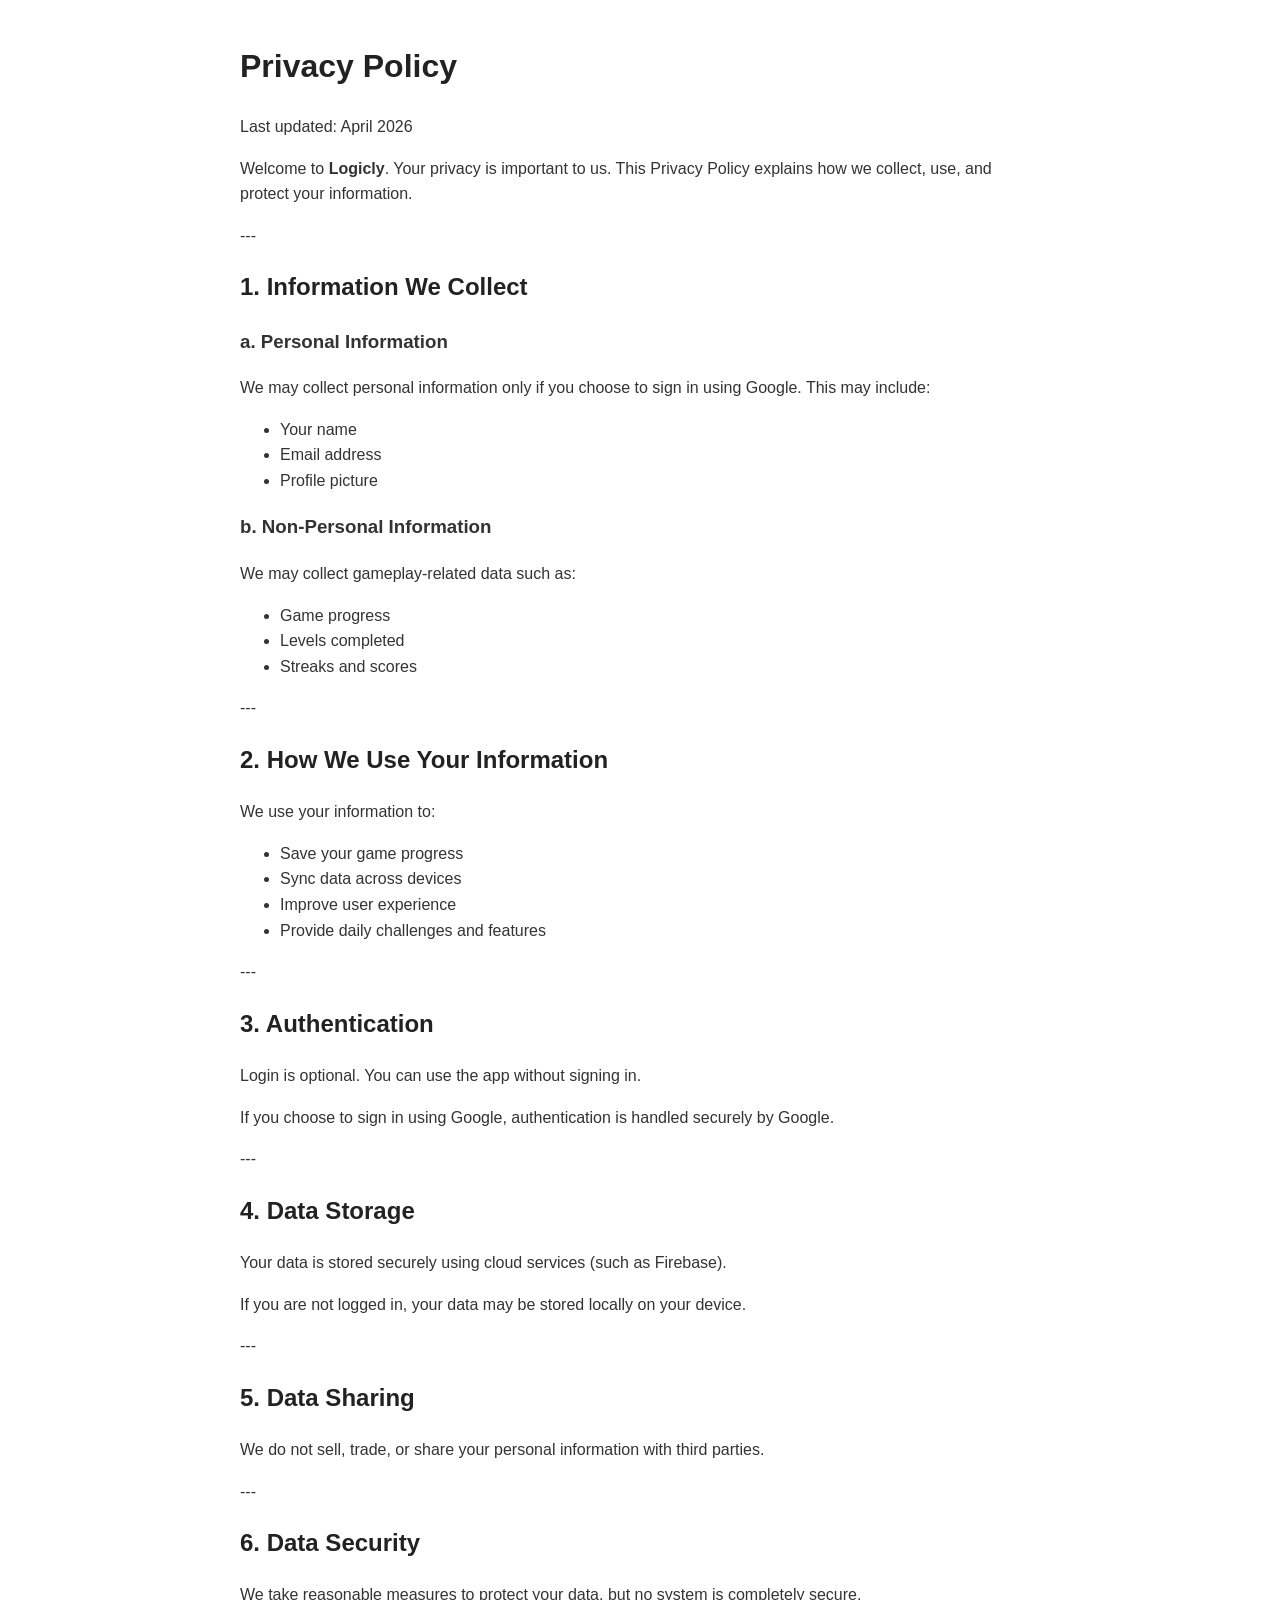
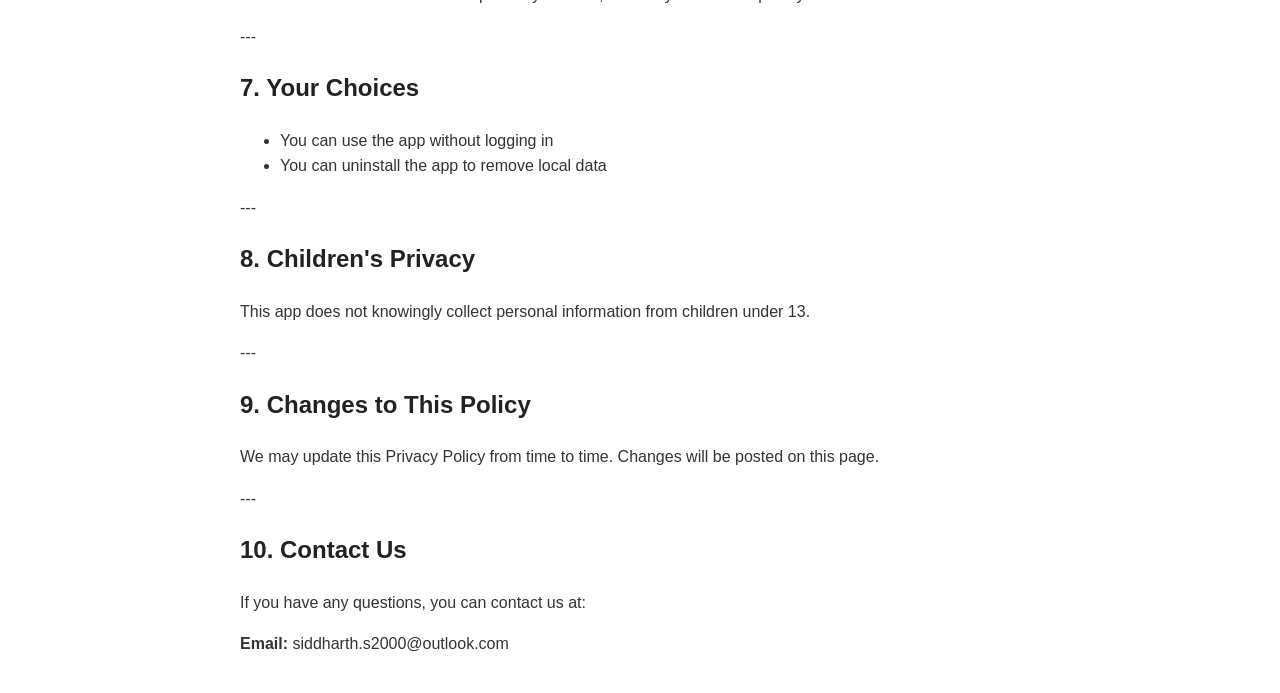
<file: logicly/index.html>
<!DOCTYPE html>
<html lang="en">
<head>
  <meta charset="UTF-8">
  <meta name="viewport" content="width=device-width, initial-scale=1.0">
  <title>Privacy Policy - Logicly</title>
  <style>
    body {
      font-family: Arial, sans-serif;
      line-height: 1.6;
      padding: 20px;
      max-width: 800px;
      margin: auto;
      color: #333;
    }
    h1, h2 {
      color: #222;
    }
  </style>
</head>
<body>

<h1>Privacy Policy</h1>
<p>Last updated: April 2026</p>

<p>Welcome to <strong>Logicly</strong>. Your privacy is important to us. This Privacy Policy explains how we collect, use, and protect your information.</p>

---

<h2>1. Information We Collect</h2>

<h3>a. Personal Information</h3>
<p>
We may collect personal information only if you choose to sign in using Google. This may include:
</p>
<ul>
  <li>Your name</li>
  <li>Email address</li>
  <li>Profile picture</li>
</ul>

<h3>b. Non-Personal Information</h3>
<p>
We may collect gameplay-related data such as:
</p>
<ul>
  <li>Game progress</li>
  <li>Levels completed</li>
  <li>Streaks and scores</li>
</ul>

---

<h2>2. How We Use Your Information</h2>

<p>We use your information to:</p>
<ul>
  <li>Save your game progress</li>
  <li>Sync data across devices</li>
  <li>Improve user experience</li>
  <li>Provide daily challenges and features</li>
</ul>

---

<h2>3. Authentication</h2>

<p>
Login is optional. You can use the app without signing in.
</p>

<p>
If you choose to sign in using Google, authentication is handled securely by Google.
</p>

---

<h2>4. Data Storage</h2>

<p>
Your data is stored securely using cloud services (such as Firebase).
</p>

<p>
If you are not logged in, your data may be stored locally on your device.
</p>

---

<h2>5. Data Sharing</h2>

<p>
We do not sell, trade, or share your personal information with third parties.
</p>

---

<h2>6. Data Security</h2>

<p>
We take reasonable measures to protect your data, but no system is completely secure.
</p>

---

<h2>7. Your Choices</h2>

<ul>
  <li>You can use the app without logging in</li>
  <li>You can uninstall the app to remove local data</li>
</ul>

---

<h2>8. Children's Privacy</h2>

<p>
This app does not knowingly collect personal information from children under 13.
</p>

---

<h2>9. Changes to This Policy</h2>

<p>
We may update this Privacy Policy from time to time. Changes will be posted on this page.
</p>

---

<h2>10. Contact Us</h2>

<p>
If you have any questions, you can contact us at:
</p>

<p><strong>Email:</strong> siddharth.s2000@outlook.com</p>

</body>
</html>
</file>
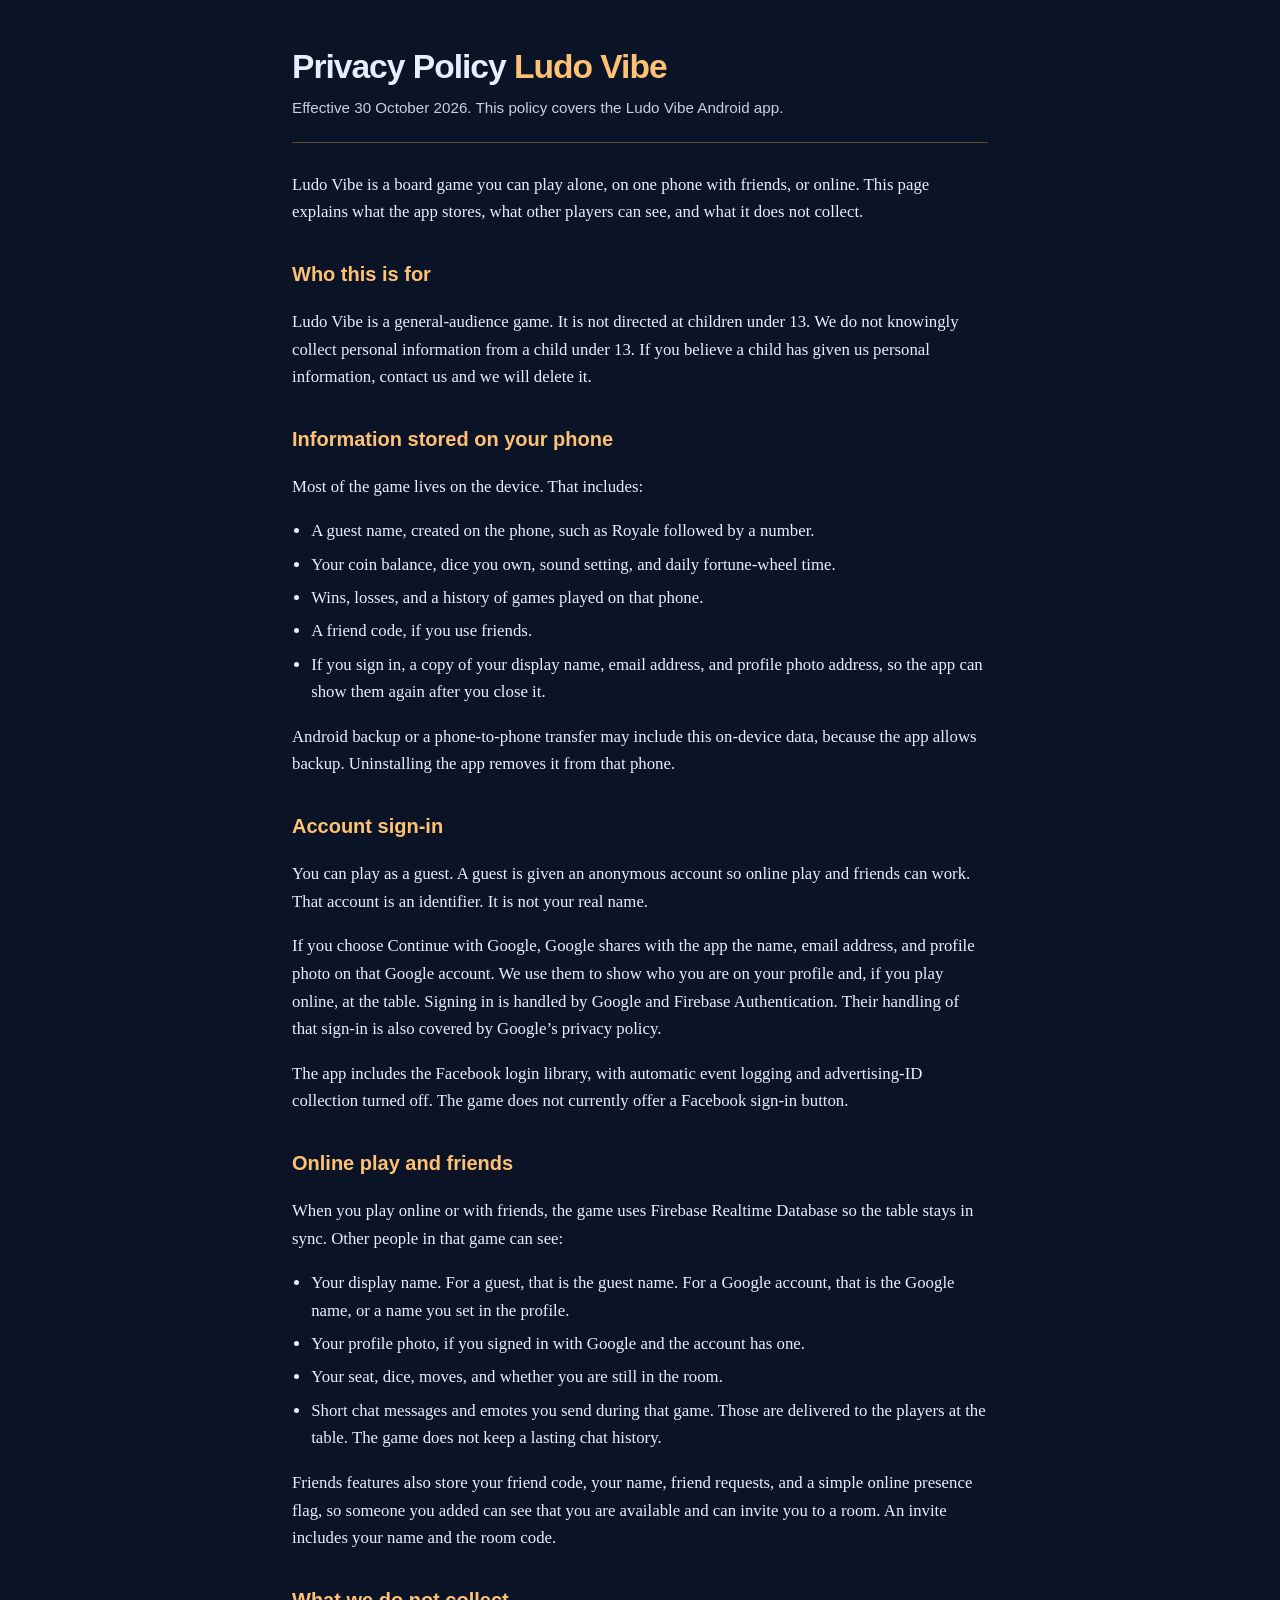
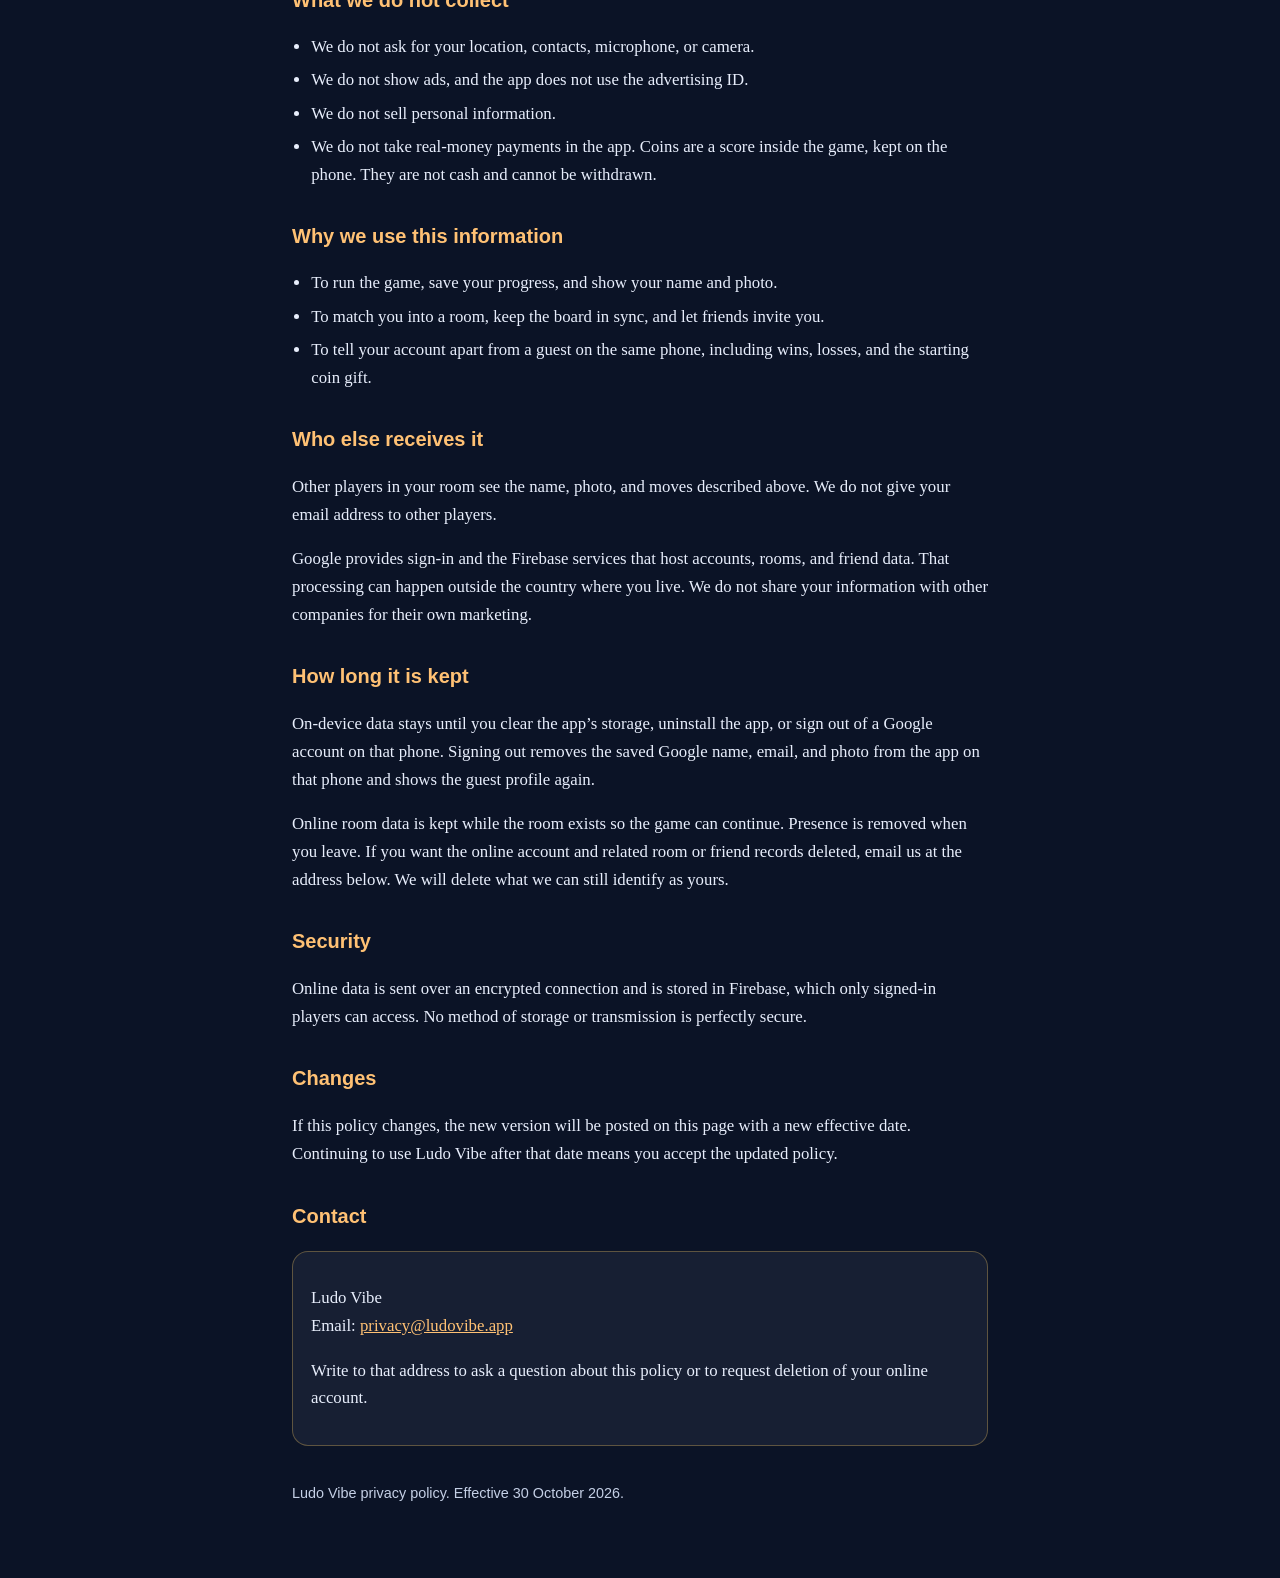
<file: ludo-blitz/index.html>
<!DOCTYPE html>
<html lang="en">
<head>
  <meta charset="utf-8">
  <meta name="viewport" content="width=device-width, initial-scale=1">
  <title>Privacy Policy — Ludo Vibe</title>
  <meta name="description" content="Privacy policy for the Ludo Vibe Android game.">
  <style>
    :root {
      color-scheme: dark;
      --night: #0b1326;
      --ink: #121a30;
      --card: #171f33;
      --line: rgba(227, 183, 90, 0.35);
      --gold: #ffc174;
      --text: #e8eefc;
      --muted: #c5d0e6;
    }
    * { box-sizing: border-box; }
    body {
      margin: 0;
      font-family: Georgia, "Iowan Old Style", "Palatino Linotype", serif;
      background:
        radial-gradient(1200px 500px at 50% -10%, #1a335c 0%, transparent 55%),
        var(--night);
      color: var(--text);
      line-height: 1.65;
    }
    main {
      max-width: 740px;
      margin: 0 auto;
      padding: 48px 22px 72px;
    }
    header {
      border-bottom: 1px solid var(--line);
      margin-bottom: 28px;
      padding-bottom: 22px;
    }
    h1 {
      font-family: "Trebuchet MS", "Segoe UI", sans-serif;
      font-size: 2.1rem;
      line-height: 1.15;
      margin: 0 0 8px;
      letter-spacing: -0.03em;
    }
    h1 span { color: var(--gold); }
    .meta { color: var(--muted); margin: 0; font-family: "Segoe UI", sans-serif; font-size: 0.95rem; }
    h2 {
      font-family: "Trebuchet MS", "Segoe UI", sans-serif;
      font-size: 1.25rem;
      color: var(--gold);
      margin: 2rem 0 0.6rem;
    }
    p, li { font-size: 1.05rem; }
    a { color: var(--gold); }
    ul { padding-left: 1.2rem; }
    li { margin: 0.35rem 0; }
    .card {
      background: var(--card);
      border: 1px solid var(--line);
      border-radius: 16px;
      padding: 16px 18px;
      margin-top: 18px;
    }
    footer {
      margin-top: 36px;
      color: var(--muted);
      font-family: "Segoe UI", sans-serif;
      font-size: 0.9rem;
    }
  </style>
</head>
<body>
  <main>
    <header>
      <h1>Privacy Policy <span>Ludo Vibe</span></h1>
      <p class="meta">Effective 30 October 2026. This policy covers the Ludo Vibe Android app.</p>
    </header>

    <p>Ludo Vibe is a board game you can play alone, on one phone with friends, or online. This page explains what the app stores, what other players can see, and what it does not collect.</p>

    <h2>Who this is for</h2>
    <p>Ludo Vibe is a general-audience game. It is not directed at children under 13. We do not knowingly collect personal information from a child under 13. If you believe a child has given us personal information, contact us and we will delete it.</p>

    <h2>Information stored on your phone</h2>
    <p>Most of the game lives on the device. That includes:</p>
    <ul>
      <li>A guest name, created on the phone, such as Royale followed by a number.</li>
      <li>Your coin balance, dice you own, sound setting, and daily fortune-wheel time.</li>
      <li>Wins, losses, and a history of games played on that phone.</li>
      <li>A friend code, if you use friends.</li>
      <li>If you sign in, a copy of your display name, email address, and profile photo address, so the app can show them again after you close it.</li>
    </ul>
    <p>Android backup or a phone-to-phone transfer may include this on-device data, because the app allows backup. Uninstalling the app removes it from that phone.</p>

    <h2>Account sign-in</h2>
    <p>You can play as a guest. A guest is given an anonymous account so online play and friends can work. That account is an identifier. It is not your real name.</p>
    <p>If you choose Continue with Google, Google shares with the app the name, email address, and profile photo on that Google account. We use them to show who you are on your profile and, if you play online, at the table. Signing in is handled by Google and Firebase Authentication. Their handling of that sign-in is also covered by Google’s privacy policy.</p>
    <p>The app includes the Facebook login library, with automatic event logging and advertising-ID collection turned off. The game does not currently offer a Facebook sign-in button.</p>

    <h2>Online play and friends</h2>
    <p>When you play online or with friends, the game uses Firebase Realtime Database so the table stays in sync. Other people in that game can see:</p>
    <ul>
      <li>Your display name. For a guest, that is the guest name. For a Google account, that is the Google name, or a name you set in the profile.</li>
      <li>Your profile photo, if you signed in with Google and the account has one.</li>
      <li>Your seat, dice, moves, and whether you are still in the room.</li>
      <li>Short chat messages and emotes you send during that game. Those are delivered to the players at the table. The game does not keep a lasting chat history.</li>
    </ul>
    <p>Friends features also store your friend code, your name, friend requests, and a simple online presence flag, so someone you added can see that you are available and can invite you to a room. An invite includes your name and the room code.</p>

    <h2>What we do not collect</h2>
    <ul>
      <li>We do not ask for your location, contacts, microphone, or camera.</li>
      <li>We do not show ads, and the app does not use the advertising ID.</li>
      <li>We do not sell personal information.</li>
      <li>We do not take real-money payments in the app. Coins are a score inside the game, kept on the phone. They are not cash and cannot be withdrawn.</li>
    </ul>

    <h2>Why we use this information</h2>
    <ul>
      <li>To run the game, save your progress, and show your name and photo.</li>
      <li>To match you into a room, keep the board in sync, and let friends invite you.</li>
      <li>To tell your account apart from a guest on the same phone, including wins, losses, and the starting coin gift.</li>
    </ul>

    <h2>Who else receives it</h2>
    <p>Other players in your room see the name, photo, and moves described above. We do not give your email address to other players.</p>
    <p>Google provides sign-in and the Firebase services that host accounts, rooms, and friend data. That processing can happen outside the country where you live. We do not share your information with other companies for their own marketing.</p>

    <h2>How long it is kept</h2>
    <p>On-device data stays until you clear the app’s storage, uninstall the app, or sign out of a Google account on that phone. Signing out removes the saved Google name, email, and photo from the app on that phone and shows the guest profile again.</p>
    <p>Online room data is kept while the room exists so the game can continue. Presence is removed when you leave. If you want the online account and related room or friend records deleted, email us at the address below. We will delete what we can still identify as yours.</p>

    <h2>Security</h2>
    <p>Online data is sent over an encrypted connection and is stored in Firebase, which only signed-in players can access. No method of storage or transmission is perfectly secure.</p>

    <h2>Changes</h2>
    <p>If this policy changes, the new version will be posted on this page with a new effective date. Continuing to use Ludo Vibe after that date means you accept the updated policy.</p>

    <h2>Contact</h2>
    <div class="card">
      <p>Ludo Vibe<br>
      Email: <a href="mailto:sidcasm.code@gmail.com">privacy@ludovibe.app</a></p>
      <p>Write to that address to ask a question about this policy or to request deletion of your online account.</p>
    </div>

    <footer>
      Ludo Vibe privacy policy. Effective 30 October 2026.
    </footer>
  </main>
</body>
</html>
</file>
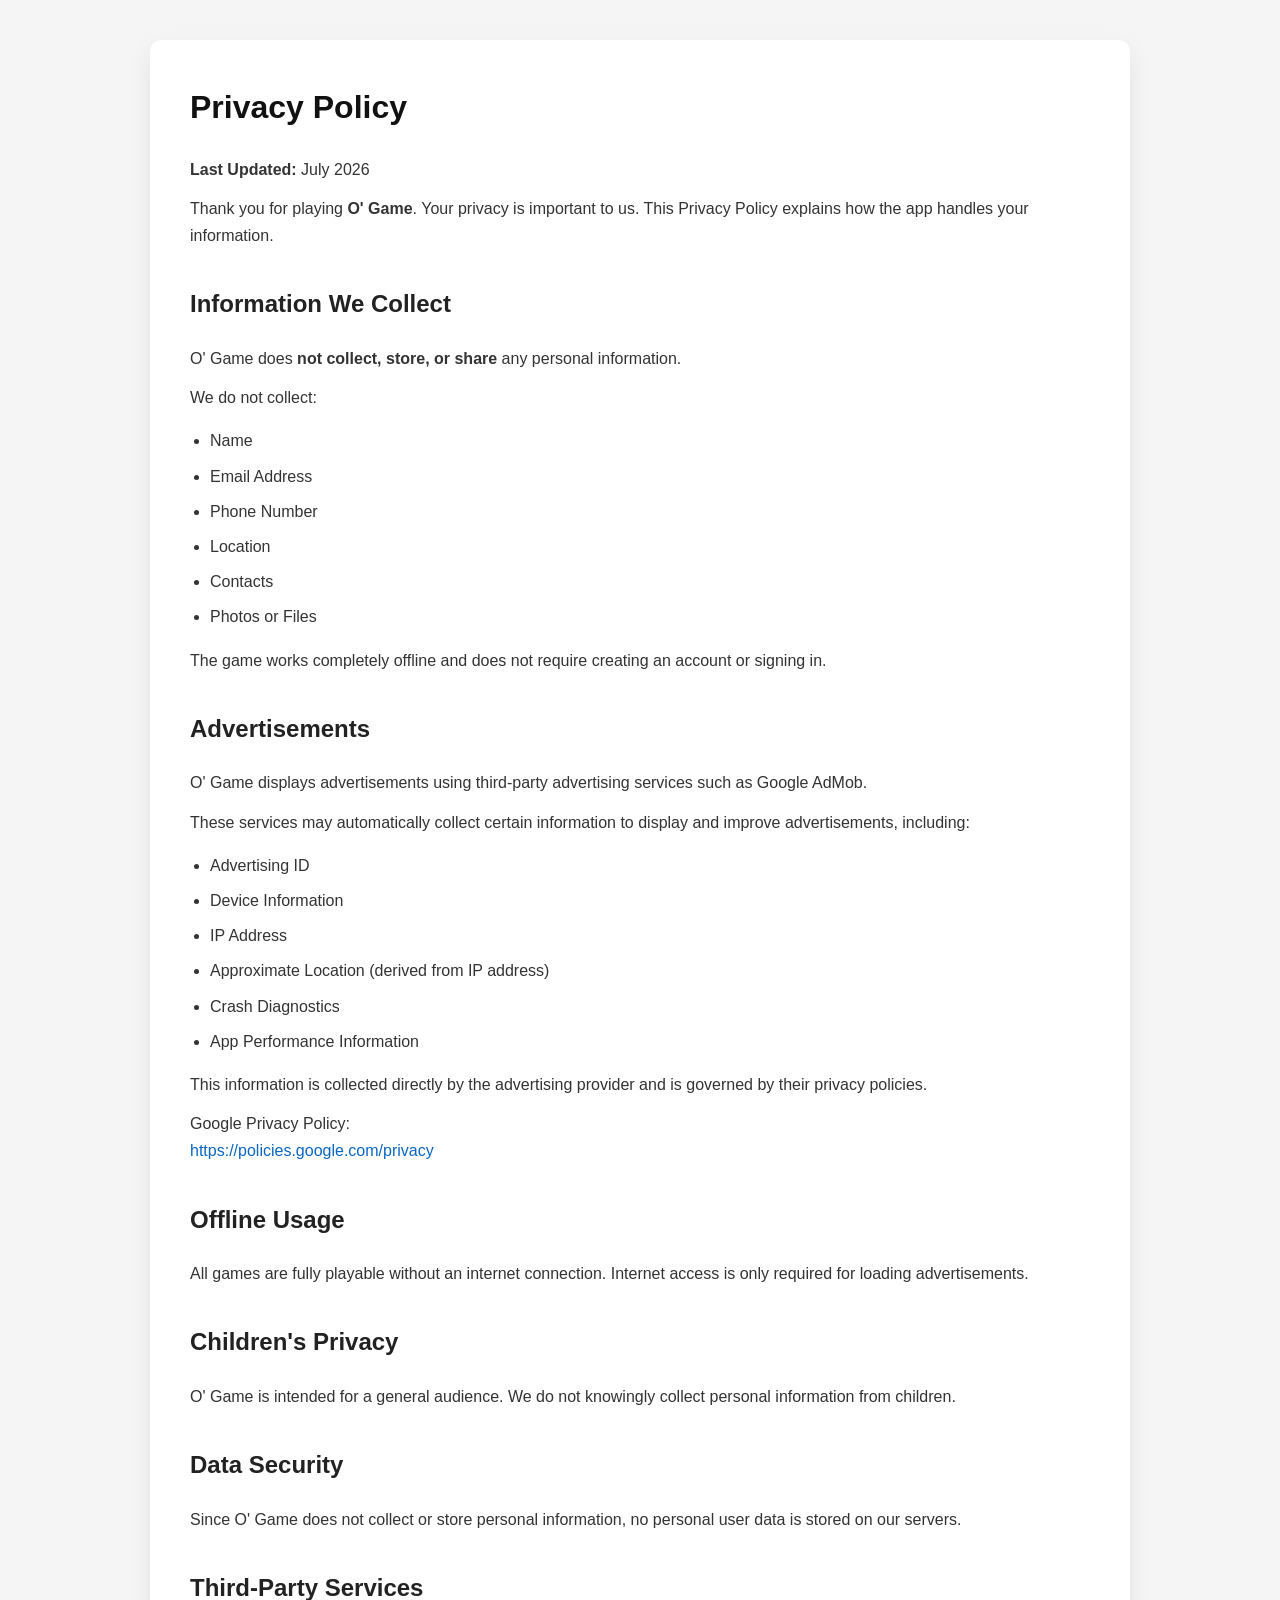
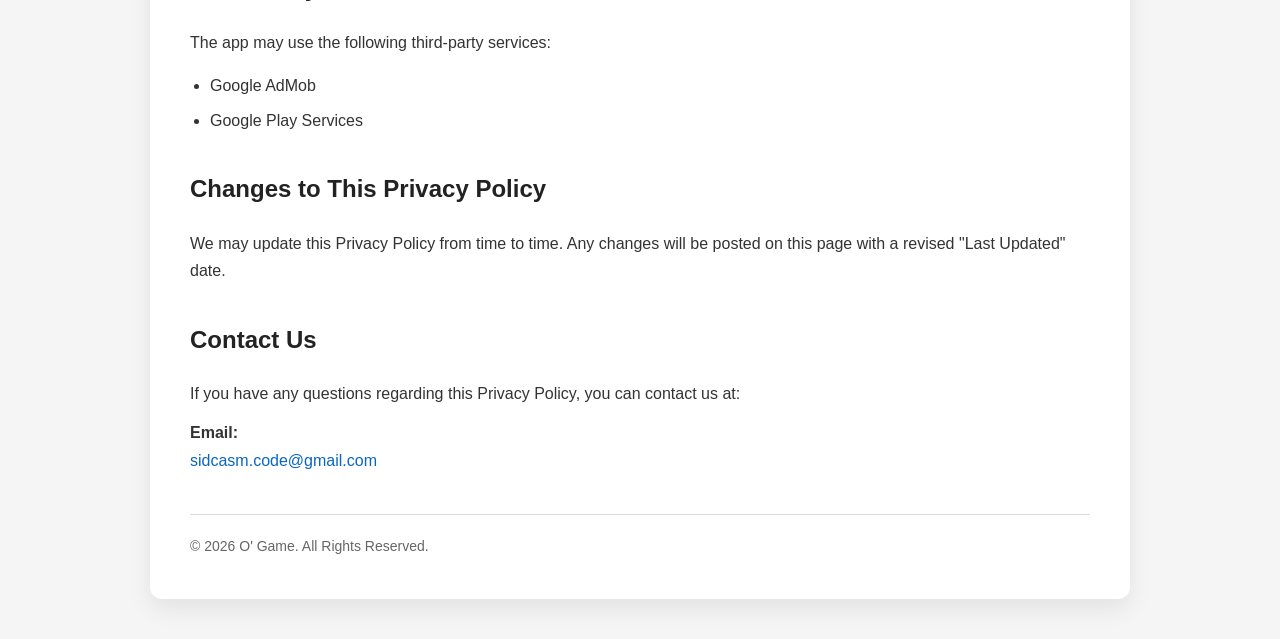
<file: o'game/index.html>
<!DOCTYPE html>
<html lang="en">
<head>
    <meta charset="UTF-8">
    <meta name="viewport" content="width=device-width, initial-scale=1.0">
    <title>O' Game - Privacy Policy</title>

    <style>
        body {
            margin: 0;
            padding: 40px 20px;
            background: #f5f5f5;
            font-family: Arial, Helvetica, sans-serif;
            color: #333;
            line-height: 1.7;
        }

        .container {
            max-width: 900px;
            margin: auto;
            background: #fff;
            padding: 40px;
            border-radius: 12px;
            box-shadow: 0 10px 25px rgba(0,0,0,.08);
        }

        h1 {
            margin-top: 0;
            color: #111;
        }

        h2 {
            margin-top: 35px;
            color: #222;
        }

        p {
            margin: 12px 0;
        }

        ul {
            padding-left: 20px;
        }

        li {
            margin: 8px 0;
        }

        a {
            color: #0a66c2;
            text-decoration: none;
        }

        a:hover {
            text-decoration: underline;
        }

        .footer {
            margin-top: 40px;
            padding-top: 20px;
            border-top: 1px solid #ddd;
            font-size: 14px;
            color: #666;
        }

        @media(max-width:600px){
            .container{
                padding:24px;
            }
        }
    </style>
</head>

<body>

<div class="container">

<h1>Privacy Policy</h1>

<p><strong>Last Updated:</strong> July 2026</p>

<p>
Thank you for playing <strong>O' Game</strong>. Your privacy is important to us.
This Privacy Policy explains how the app handles your information.
</p>

<h2>Information We Collect</h2>

<p>
O' Game does <strong>not collect, store, or share</strong> any personal information.
</p>

<p>We do not collect:</p>

<ul>
    <li>Name</li>
    <li>Email Address</li>
    <li>Phone Number</li>
    <li>Location</li>
    <li>Contacts</li>
    <li>Photos or Files</li>
</ul>

<p>
The game works completely offline and does not require creating an account or signing in.
</p>

<h2>Advertisements</h2>

<p>
O' Game displays advertisements using third-party advertising services such as Google AdMob.
</p>

<p>
These services may automatically collect certain information to display and improve advertisements, including:
</p>

<ul>
    <li>Advertising ID</li>
    <li>Device Information</li>
    <li>IP Address</li>
    <li>Approximate Location (derived from IP address)</li>
    <li>Crash Diagnostics</li>
    <li>App Performance Information</li>
</ul>

<p>
This information is collected directly by the advertising provider and is governed by their privacy policies.
</p>

<p>
Google Privacy Policy:
<br>
<a href="https://policies.google.com/privacy" target="_blank">
https://policies.google.com/privacy
</a>
</p>

<h2>Offline Usage</h2>

<p>
All games are fully playable without an internet connection.
Internet access is only required for loading advertisements.
</p>

<h2>Children's Privacy</h2>

<p>
O' Game is intended for a general audience.
We do not knowingly collect personal information from children.
</p>

<h2>Data Security</h2>

<p>
Since O' Game does not collect or store personal information, no personal user data is stored on our servers.
</p>

<h2>Third-Party Services</h2>

<p>
The app may use the following third-party services:
</p>

<ul>
    <li>Google AdMob</li>
    <li>Google Play Services</li>
</ul>

<h2>Changes to This Privacy Policy</h2>

<p>
We may update this Privacy Policy from time to time.
Any changes will be posted on this page with a revised "Last Updated" date.
</p>

<h2>Contact Us</h2>

<p>
If you have any questions regarding this Privacy Policy, you can contact us at:
</p>

<p>
<strong>Email:</strong><br>
<a href="mailto:sidcasm.code@gmail.com">sidcasm.code@gmail.com</a>
</p>

<div class="footer">
© 2026 O' Game. All Rights Reserved.
</div>

</div>

</body>
</html>
</file>
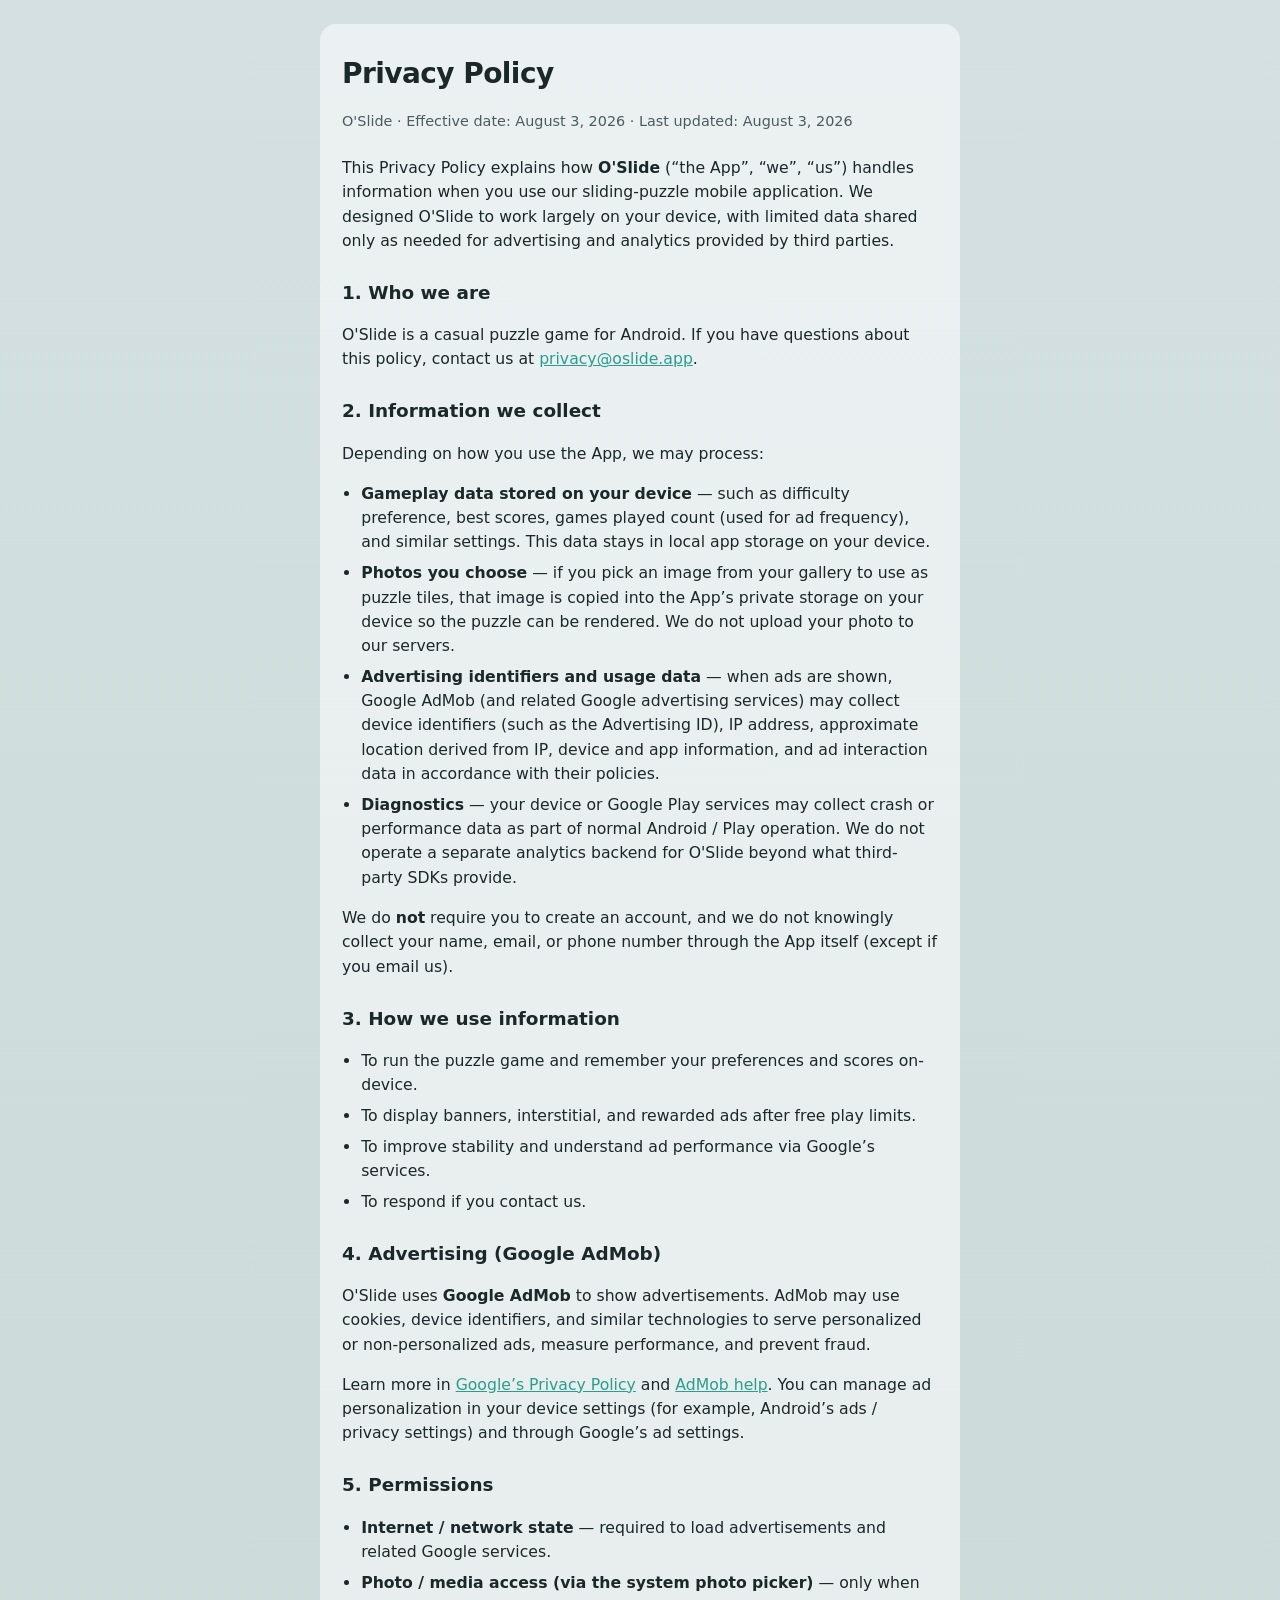
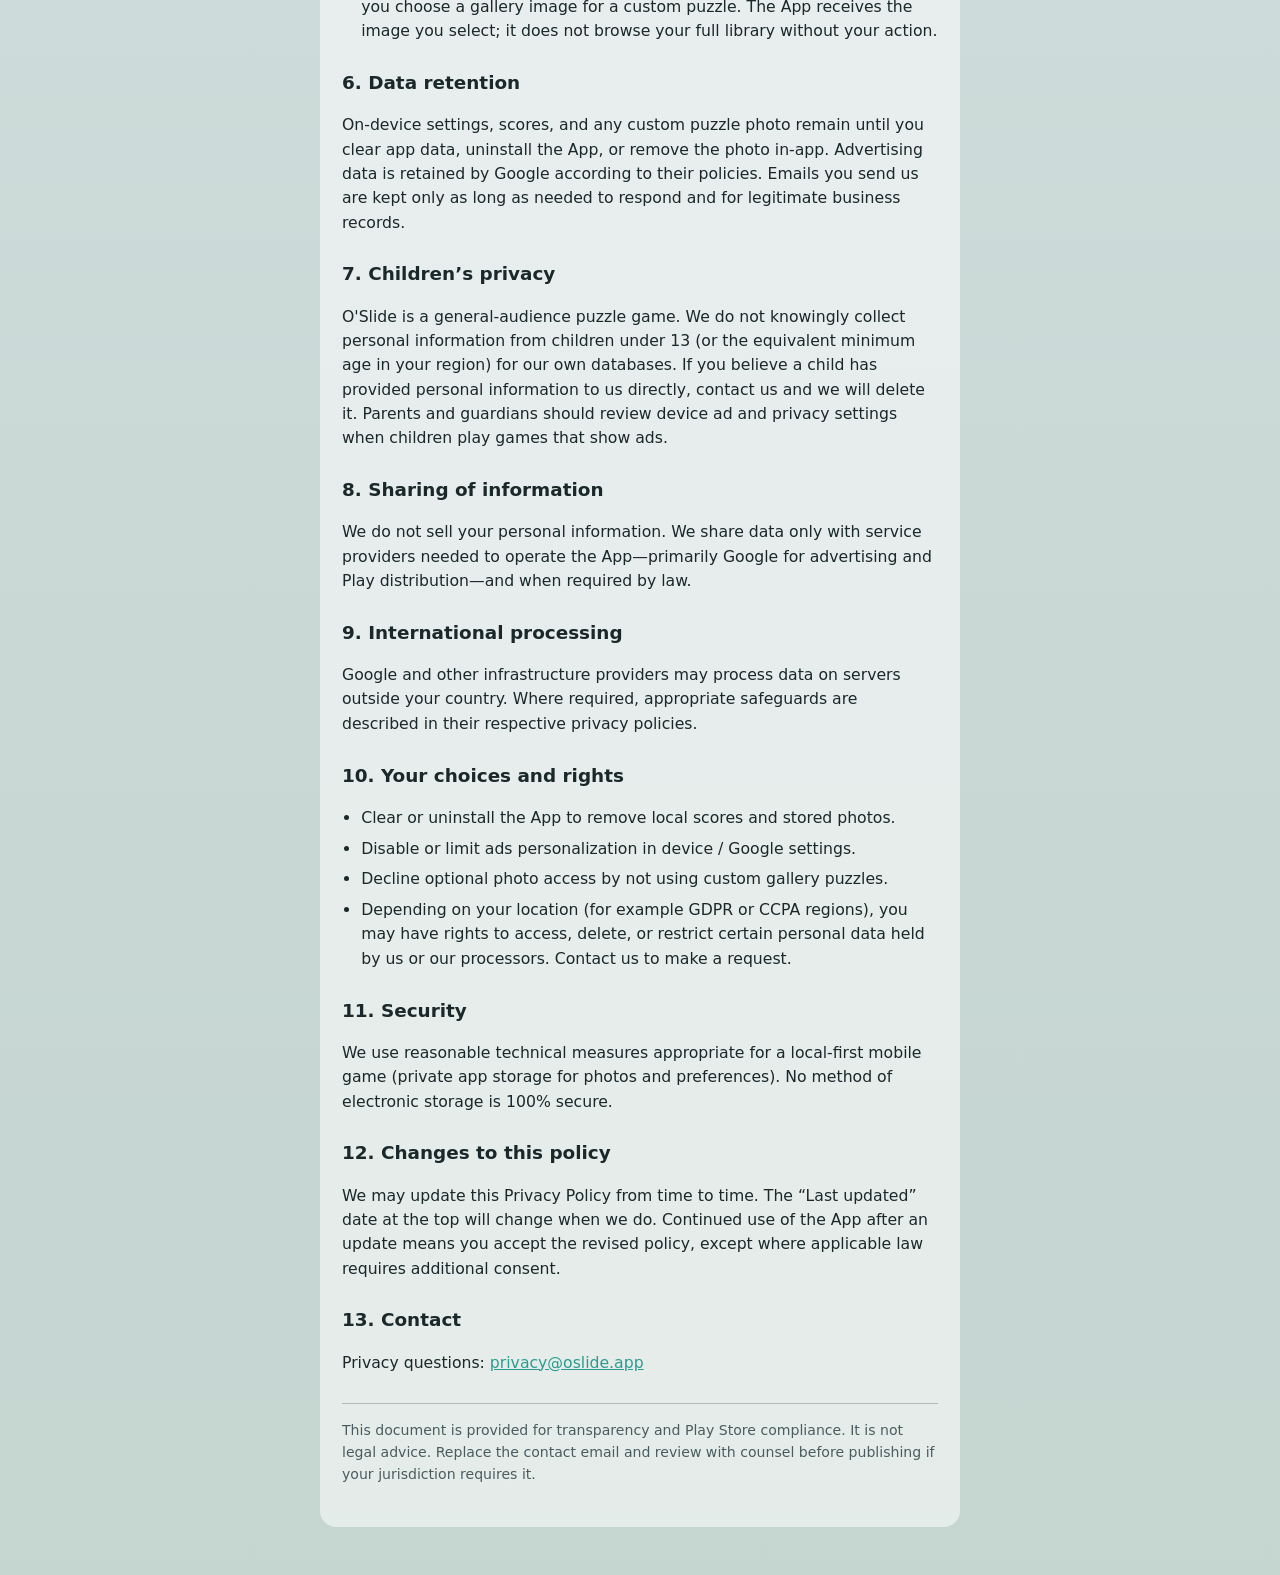
<file: slide/index.html>
<!DOCTYPE html>
<html lang="en">
<head>
  <meta charset="utf-8" />
  <meta name="viewport" content="width=device-width, initial-scale=1" />
  <title>Privacy Policy — O'Slide</title>
  <style>
    :root {
      --bg: #d4e0e2;
      --ink: #1a282a;
      --muted: #4a5c5e;
      --accent: #2a9d8f;
      --card: rgba(255, 255, 255, 0.55);
    }
    @media (prefers-color-scheme: dark) {
      :root {
        --bg: #152022;
        --ink: #e8f0f0;
        --muted: #9bb0b2;
        --accent: #5ec4b6;
        --card: rgba(30, 48, 48, 0.7);
      }
    }
    * { box-sizing: border-box; }
    body {
      margin: 0;
      font-family: system-ui, -apple-system, "Segoe UI", Roboto, sans-serif;
      background: linear-gradient(180deg, var(--bg), #c5d5d0 100%);
      color: var(--ink);
      line-height: 1.55;
      padding: 24px 20px 48px;
    }
    @media (prefers-color-scheme: dark) {
      body { background: linear-gradient(180deg, #152022, #1a282a 100%); }
    }
    main {
      max-width: 40rem;
      margin: 0 auto;
      background: var(--card);
      border-radius: 16px;
      padding: 28px 22px;
    }
    h1 {
      font-size: 1.75rem;
      margin: 0 0 0.35rem;
      letter-spacing: -0.02em;
    }
    .meta {
      color: var(--muted);
      font-size: 0.9rem;
      margin-bottom: 1.5rem;
    }
    h2 {
      font-size: 1.15rem;
      margin: 1.6rem 0 0.5rem;
    }
    p, li { color: var(--ink); font-size: 0.98rem; }
    ul { padding-left: 1.2rem; }
    li { margin-bottom: 0.4rem; }
    a { color: var(--accent); }
    .note {
      margin-top: 1.75rem;
      padding-top: 1rem;
      border-top: 1px solid color-mix(in srgb, var(--muted) 35%, transparent);
      color: var(--muted);
      font-size: 0.88rem;
    }
  </style>
</head>
<body>
  <main>
    <h1>Privacy Policy</h1>
    <p class="meta">O'Slide · Effective date: August 3, 2026 · Last updated: August 3, 2026</p>

    <p>
      This Privacy Policy explains how <strong>O'Slide</strong> (“the App”, “we”, “us”)
      handles information when you use our sliding-puzzle mobile application.
      We designed O'Slide to work largely on your device, with limited data shared
      only as needed for advertising and analytics provided by third parties.
    </p>

    <h2>1. Who we are</h2>
    <p>
      O'Slide is a casual puzzle game for Android. If you have questions about this
      policy, contact us at
      <a href="mailto:privacy@oslide.app">privacy@oslide.app</a>.
    </p>

    <h2>2. Information we collect</h2>
    <p>Depending on how you use the App, we may process:</p>
    <ul>
      <li>
        <strong>Gameplay data stored on your device</strong> — such as difficulty
        preference, best scores, games played count (used for ad frequency), and
        similar settings. This data stays in local app storage on your device.
      </li>
      <li>
        <strong>Photos you choose</strong> — if you pick an image from your gallery
        to use as puzzle tiles, that image is copied into the App’s private storage
        on your device so the puzzle can be rendered. We do not upload your photo
        to our servers.
      </li>
      <li>
        <strong>Advertising identifiers and usage data</strong> — when ads are shown,
        Google AdMob (and related Google advertising services) may collect device
        identifiers (such as the Advertising ID), IP address, approximate location
        derived from IP, device and app information, and ad interaction data in
        accordance with their policies.
      </li>
      <li>
        <strong>Diagnostics</strong> — your device or Google Play services may
        collect crash or performance data as part of normal Android / Play
        operation. We do not operate a separate analytics backend for O'Slide
        beyond what third-party SDKs provide.
      </li>
    </ul>
    <p>
      We do <strong>not</strong> require you to create an account, and we do not
      knowingly collect your name, email, or phone number through the App itself
      (except if you email us).
    </p>

    <h2>3. How we use information</h2>
    <ul>
      <li>To run the puzzle game and remember your preferences and scores on-device.</li>
      <li>To display banners, interstitial, and rewarded ads after free play limits.</li>
      <li>To improve stability and understand ad performance via Google’s services.</li>
      <li>To respond if you contact us.</li>
    </ul>

    <h2>4. Advertising (Google AdMob)</h2>
    <p>
      O'Slide uses <strong>Google AdMob</strong> to show advertisements. AdMob may
      use cookies, device identifiers, and similar technologies to serve personalized
      or non-personalized ads, measure performance, and prevent fraud.
    </p>
    <p>
      Learn more in
      <a href="https://policies.google.com/privacy" rel="noopener">Google’s Privacy Policy</a>
      and
      <a href="https://support.google.com/admob/answer/6128543" rel="noopener">AdMob help</a>.
      You can manage ad personalization in your device settings (for example,
      Android’s ads / privacy settings) and through Google’s ad settings.
    </p>

    <h2>5. Permissions</h2>
    <ul>
      <li>
        <strong>Internet / network state</strong> — required to load advertisements
        and related Google services.
      </li>
      <li>
        <strong>Photo / media access (via the system photo picker)</strong> — only
        when you choose a gallery image for a custom puzzle. The App receives the
        image you select; it does not browse your full library without your action.
      </li>
    </ul>

    <h2>6. Data retention</h2>
    <p>
      On-device settings, scores, and any custom puzzle photo remain until you clear
      app data, uninstall the App, or remove the photo in-app. Advertising data is
      retained by Google according to their policies. Emails you send us are kept
      only as long as needed to respond and for legitimate business records.
    </p>

    <h2>7. Children’s privacy</h2>
    <p>
      O'Slide is a general-audience puzzle game. We do not knowingly collect personal
      information from children under 13 (or the equivalent minimum age in your
      region) for our own databases. If you believe a child has provided personal
      information to us directly, contact us and we will delete it. Parents and
      guardians should review device ad and privacy settings when children play
      games that show ads.
    </p>

    <h2>8. Sharing of information</h2>
    <p>
      We do not sell your personal information. We share data only with service
      providers needed to operate the App—primarily Google for advertising and
      Play distribution—and when required by law.
    </p>

    <h2>9. International processing</h2>
    <p>
      Google and other infrastructure providers may process data on servers outside
      your country. Where required, appropriate safeguards are described in their
      respective privacy policies.
    </p>

    <h2>10. Your choices and rights</h2>
    <ul>
      <li>Clear or uninstall the App to remove local scores and stored photos.</li>
      <li>Disable or limit ads personalization in device / Google settings.</li>
      <li>Decline optional photo access by not using custom gallery puzzles.</li>
      <li>
        Depending on your location (for example GDPR or CCPA regions), you may have
        rights to access, delete, or restrict certain personal data held by us or
        our processors. Contact us to make a request.
      </li>
    </ul>

    <h2>11. Security</h2>
    <p>
      We use reasonable technical measures appropriate for a local-first mobile
      game (private app storage for photos and preferences). No method of
      electronic storage is 100% secure.
    </p>

    <h2>12. Changes to this policy</h2>
    <p>
      We may update this Privacy Policy from time to time. The “Last updated” date
      at the top will change when we do. Continued use of the App after an update
      means you accept the revised policy, except where applicable law requires
      additional consent.
    </p>

    <h2>13. Contact</h2>
    <p>
      Privacy questions:
      <a href="mailto:privacy@oslide.app">privacy@oslide.app</a>
    </p>

    <p class="note">
      This document is provided for transparency and Play Store compliance.
      It is not legal advice. Replace the contact email and review with counsel
      before publishing if your jurisdiction requires it.
    </p>
  </main>
</body>
</html>
</file>
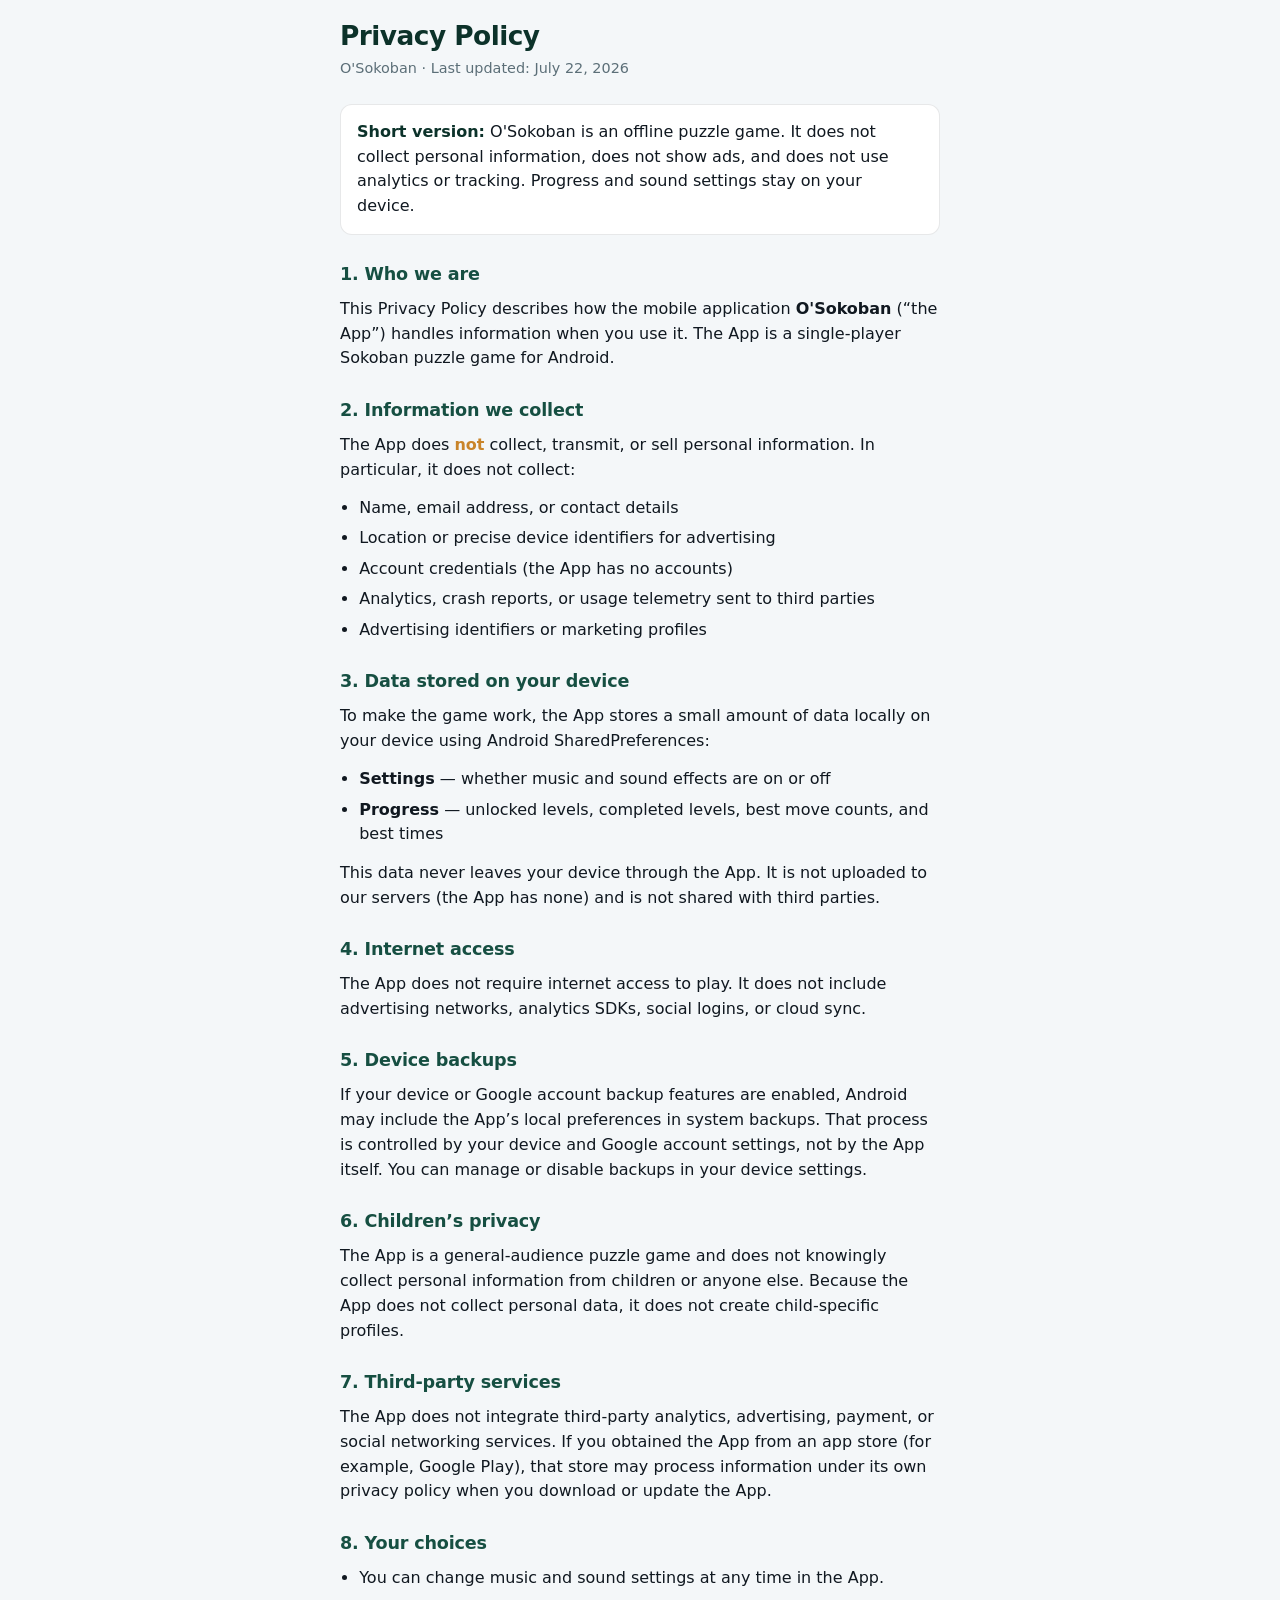
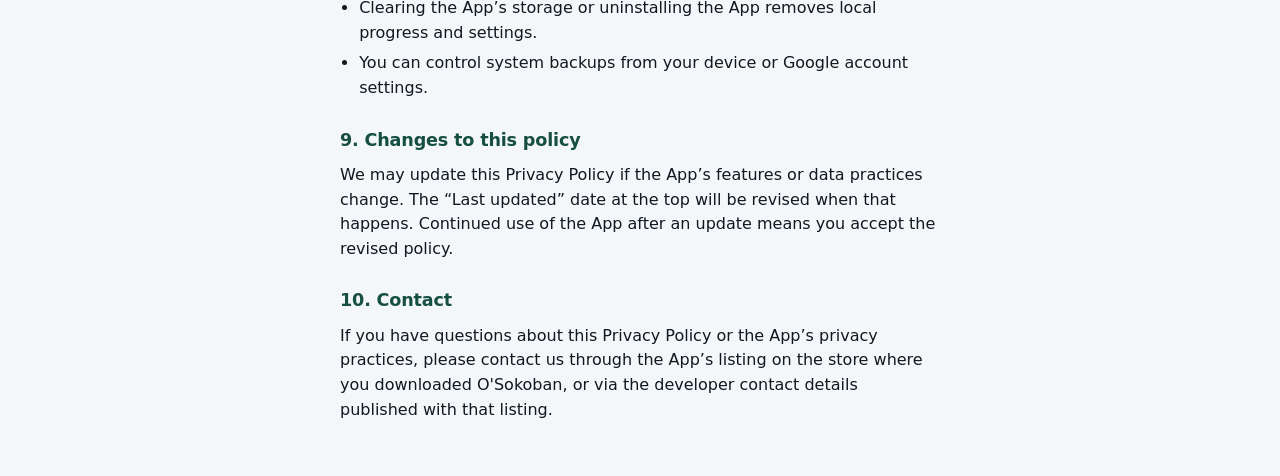
<file: sokoban/index.html>
<!DOCTYPE html>
<html lang="en">
<head>
  <meta charset="utf-8" />
  <meta name="viewport" content="width=device-width, initial-scale=1" />
  <title>Privacy Policy — O'Sokoban</title>
  <style>
    :root {
      --ink: #101820;
      --muted: #5c6f78;
      --pine: #164f42;
      --pine-deep: #0c322a;
      --brass: #c9852b;
      --bg: #f4f7f9;
      --surface: #ffffff;
      --line: rgba(20, 32, 40, 0.1);
    }
    * { box-sizing: border-box; }
    html, body {
      margin: 0;
      padding: 0;
      background: var(--bg);
      color: var(--ink);
      font-family: system-ui, -apple-system, "Segoe UI", Roboto, sans-serif;
      font-size: 16px;
      line-height: 1.55;
      -webkit-text-size-adjust: 100%;
    }
    main {
      max-width: 40rem;
      margin: 0 auto;
      padding: 1.25rem 1.25rem 2.5rem;
    }
    h1 {
      margin: 0 0 0.35rem;
      font-size: 1.65rem;
      line-height: 1.2;
      letter-spacing: -0.02em;
      color: var(--pine-deep);
    }
    .meta {
      margin: 0 0 1.5rem;
      color: var(--muted);
      font-size: 0.9rem;
    }
    h2 {
      margin: 1.6rem 0 0.55rem;
      font-size: 1.1rem;
      color: var(--pine);
      letter-spacing: -0.01em;
    }
    p, li { color: var(--ink); }
    p { margin: 0 0 0.85rem; }
    ul {
      margin: 0 0 0.85rem;
      padding-left: 1.2rem;
    }
    li { margin-bottom: 0.35rem; }
    .card {
      background: var(--surface);
      border: 1px solid var(--line);
      border-radius: 12px;
      padding: 0.95rem 1rem;
      margin: 0 0 1rem;
    }
    .card strong { color: var(--pine-deep); }
    a { color: var(--pine); }
    .accent { color: var(--brass); font-weight: 600; }
  </style>
</head>
<body>
  <main>
    <h1>Privacy Policy</h1>
    <p class="meta">O'Sokoban · Last updated: July 22, 2026</p>
    <div class="card">
      <strong>Short version:</strong> O'Sokoban is an offline puzzle game.
      It does not collect personal information, does not show ads, and does not
      use analytics or tracking. Progress and sound settings stay on your device.
    </div>
    <h2>1. Who we are</h2>
    <p>
      This Privacy Policy describes how the mobile application
      <strong>O'Sokoban</strong> (“the App”) handles information when you use it.
      The App is a single-player Sokoban puzzle game for Android.
    </p>
    <h2>2. Information we collect</h2>
    <p>
      The App does <span class="accent">not</span> collect, transmit, or sell
      personal information. In particular, it does not collect:
    </p>
    <ul>
      <li>Name, email address, or contact details</li>
      <li>Location or precise device identifiers for advertising</li>
      <li>Account credentials (the App has no accounts)</li>
      <li>Analytics, crash reports, or usage telemetry sent to third parties</li>
      <li>Advertising identifiers or marketing profiles</li>
    </ul>
    <h2>3. Data stored on your device</h2>
    <p>
      To make the game work, the App stores a small amount of data locally on
      your device using Android SharedPreferences:
    </p>
    <ul>
      <li><strong>Settings</strong> — whether music and sound effects are on or off</li>
      <li><strong>Progress</strong> — unlocked levels, completed levels, best move counts, and best times</li>
    </ul>
    <p>
      This data never leaves your device through the App. It is not uploaded to
      our servers (the App has none) and is not shared with third parties.
    </p>
    <h2>4. Internet access</h2>
    <p>
      The App does not require internet access to play. It does not include
      advertising networks, analytics SDKs, social logins, or cloud sync.
    </p>
    <h2>5. Device backups</h2>
    <p>
      If your device or Google account backup features are enabled, Android may
      include the App’s local preferences in system backups. That process is
      controlled by your device and Google account settings, not by the App
      itself. You can manage or disable backups in your device settings.
    </p>
    <h2>6. Children’s privacy</h2>
    <p>
      The App is a general-audience puzzle game and does not knowingly collect
      personal information from children or anyone else. Because the App does
      not collect personal data, it does not create child-specific profiles.
    </p>
    <h2>7. Third-party services</h2>
    <p>
      The App does not integrate third-party analytics, advertising, payment,
      or social networking services. If you obtained the App from an app store
      (for example, Google Play), that store may process information under its
      own privacy policy when you download or update the App.
    </p>
    <h2>8. Your choices</h2>
    <ul>
      <li>You can change music and sound settings at any time in the App.</li>
      <li>Clearing the App’s storage or uninstalling the App removes local progress and settings.</li>
      <li>You can control system backups from your device or Google account settings.</li>
    </ul>
    <h2>9. Changes to this policy</h2>
    <p>
      We may update this Privacy Policy if the App’s features or data practices
      change. The “Last updated” date at the top will be revised when that
      happens. Continued use of the App after an update means you accept the
      revised policy.
    </p>
    <h2>10. Contact</h2>
    <p>
      If you have questions about this Privacy Policy or the App’s privacy
      practices, please contact us through the App’s listing on the store where
      you downloaded O'Sokoban, or via the developer contact details published
      with that listing.
    </p>
  </main>
</body>
</html>
</file>
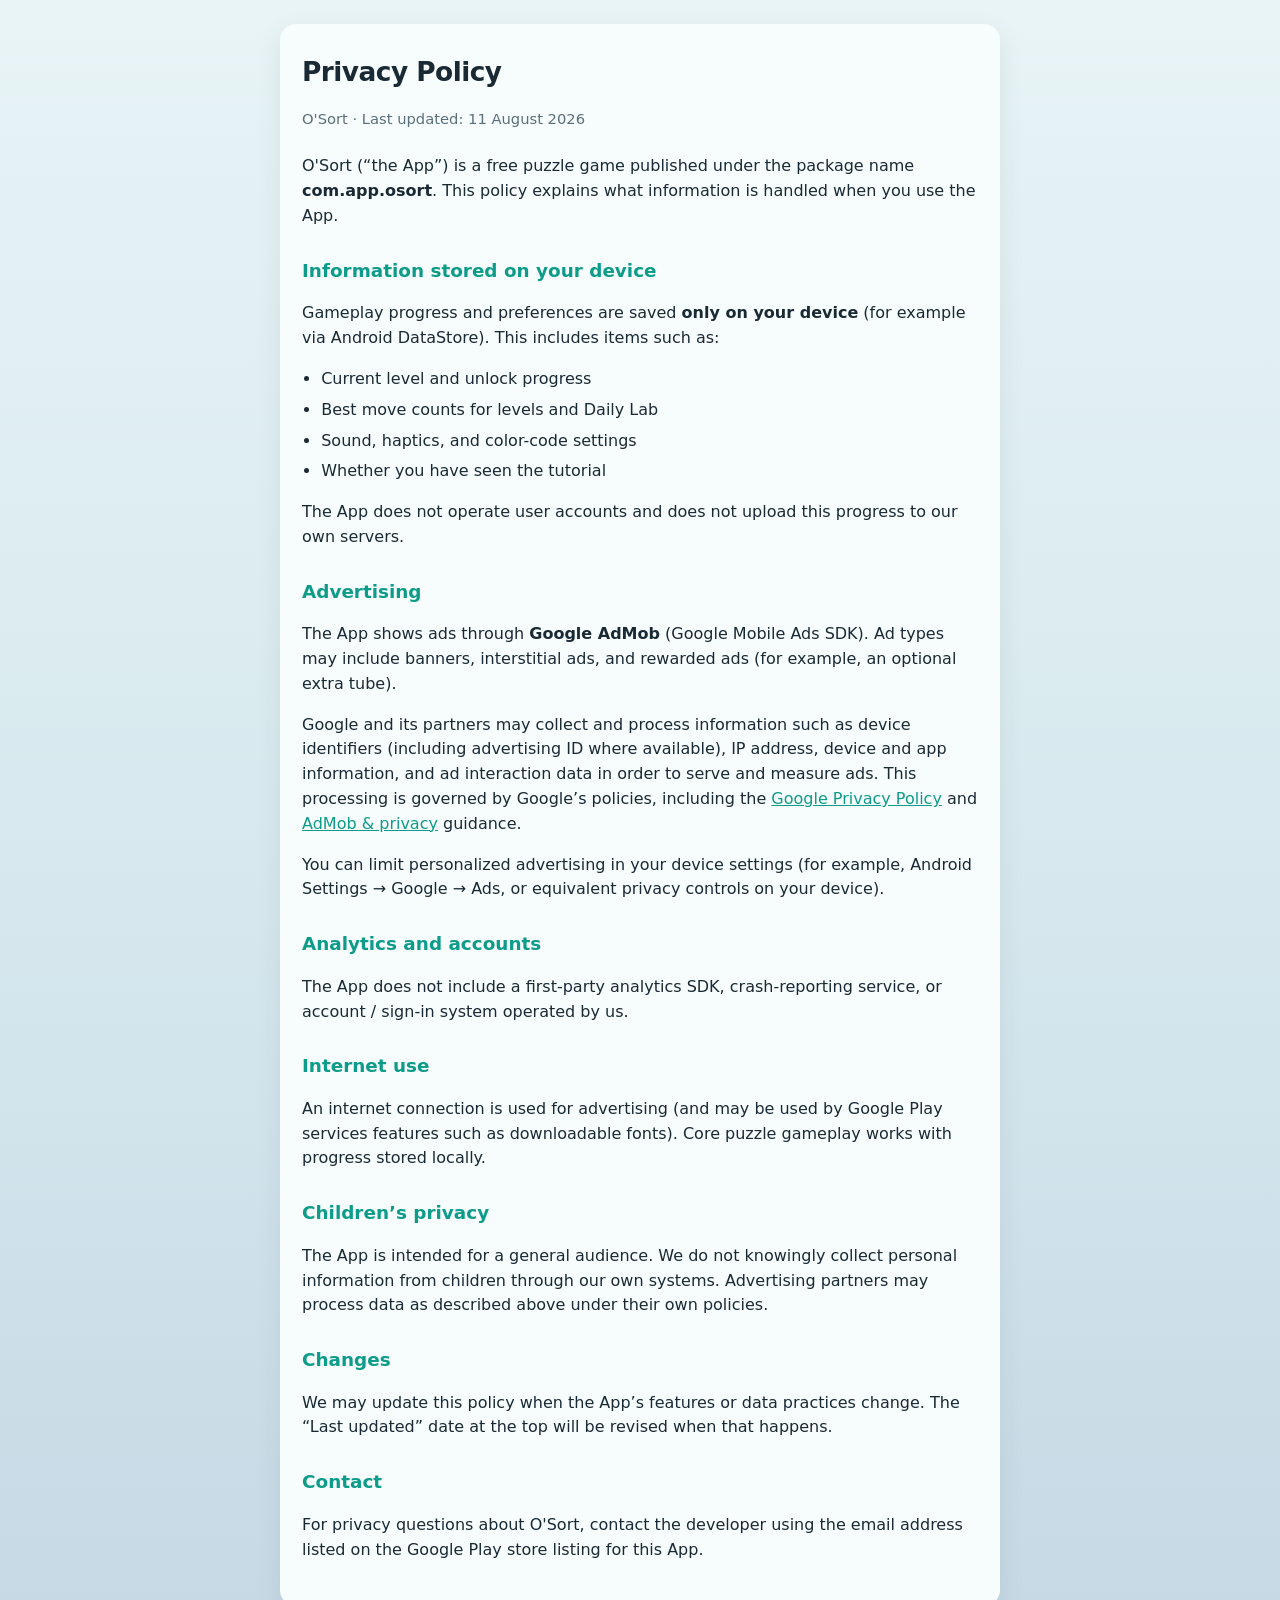
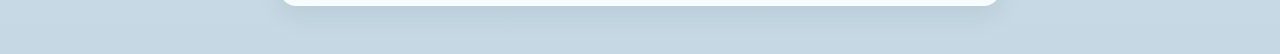
<file: sort/index.html>
<!DOCTYPE html>
<html lang="en">
<head>
  <meta charset="utf-8" />
  <meta name="viewport" content="width=device-width, initial-scale=1" />
  <title>Privacy Policy — O'Sort</title>
  <style>
    :root {
      --bg: #e8f4f6;
      --ink: #1a2a35;
      --muted: #5a6f7c;
      --teal: #0d9b8a;
      --panel: #f7fcfd;
    }
    * { box-sizing: border-box; }
    body {
      margin: 0;
      padding: 24px 20px 48px;
      font-family: system-ui, -apple-system, "Segoe UI", Roboto, sans-serif;
      background: linear-gradient(180deg, #e8f4f6 0%, #d6e8ee 55%, #c5d8e4 100%);
      color: var(--ink);
      line-height: 1.55;
      font-size: 16px;
    }
    main {
      max-width: 720px;
      margin: 0 auto;
      background: var(--panel);
      border-radius: 16px;
      padding: 28px 22px;
      box-shadow: 0 8px 28px rgba(26, 42, 53, 0.08);
    }
    h1 {
      margin: 0 0 8px;
      font-size: 1.65rem;
      letter-spacing: -0.02em;
    }
    .meta { color: var(--muted); font-size: 0.92rem; margin-bottom: 24px; }
    h2 {
      margin: 28px 0 10px;
      font-size: 1.15rem;
      color: var(--teal);
    }
    p, li { color: var(--ink); }
    ul { padding-left: 1.2em; }
    li { margin-bottom: 6px; }
    a { color: var(--teal); }
  </style>
</head>
<body>
  <main>
    <h1>Privacy Policy</h1>
    <p class="meta">O'Sort · Last updated: 11 August 2026</p>
    <p>
      O'Sort (“the App”) is a free puzzle game published under the package name
      <strong>com.app.osort</strong>. This policy explains what information is
      handled when you use the App.
    </p>
    <h2>Information stored on your device</h2>
    <p>
      Gameplay progress and preferences are saved <strong>only on your device</strong>
      (for example via Android DataStore). This includes items such as:
    </p>
    <ul>
      <li>Current level and unlock progress</li>
      <li>Best move counts for levels and Daily Lab</li>
      <li>Sound, haptics, and color-code settings</li>
      <li>Whether you have seen the tutorial</li>
    </ul>
    <p>
      The App does not operate user accounts and does not upload this progress to
      our own servers.
    </p>
    <h2>Advertising</h2>
    <p>
      The App shows ads through <strong>Google AdMob</strong> (Google Mobile Ads SDK).
      Ad types may include banners, interstitial ads, and rewarded ads (for example,
      an optional extra tube).
    </p>
    <p>
      Google and its partners may collect and process information such as device
      identifiers (including advertising ID where available), IP address, device and
      app information, and ad interaction data in order to serve and measure ads.
      This processing is governed by Google’s policies, including the
      <a href="https://policies.google.com/privacy">Google Privacy Policy</a>
      and
      <a href="https://support.google.com/admob/answer/6128543">AdMob &amp; privacy</a>
      guidance.
    </p>
    <p>
      You can limit personalized advertising in your device settings (for example,
      Android Settings → Google → Ads, or equivalent privacy controls on your device).
    </p>
    <h2>Analytics and accounts</h2>
    <p>
      The App does not include a first-party analytics SDK, crash-reporting service,
      or account / sign-in system operated by us.
    </p>
    <h2>Internet use</h2>
    <p>
      An internet connection is used for advertising (and may be used by Google Play
      services features such as downloadable fonts). Core puzzle gameplay works with
      progress stored locally.
    </p>
    <h2>Children’s privacy</h2>
    <p>
      The App is intended for a general audience. We do not knowingly collect personal
      information from children through our own systems. Advertising partners may
      process data as described above under their own policies.
    </p>
    <h2>Changes</h2>
    <p>
      We may update this policy when the App’s features or data practices change.
      The “Last updated” date at the top will be revised when that happens.
    </p>
    <h2>Contact</h2>
    <p>
      For privacy questions about O'Sort, contact the developer using the email
      address listed on the Google Play store listing for this App.
    </p>
  </main>
</body>
</html>
</file>
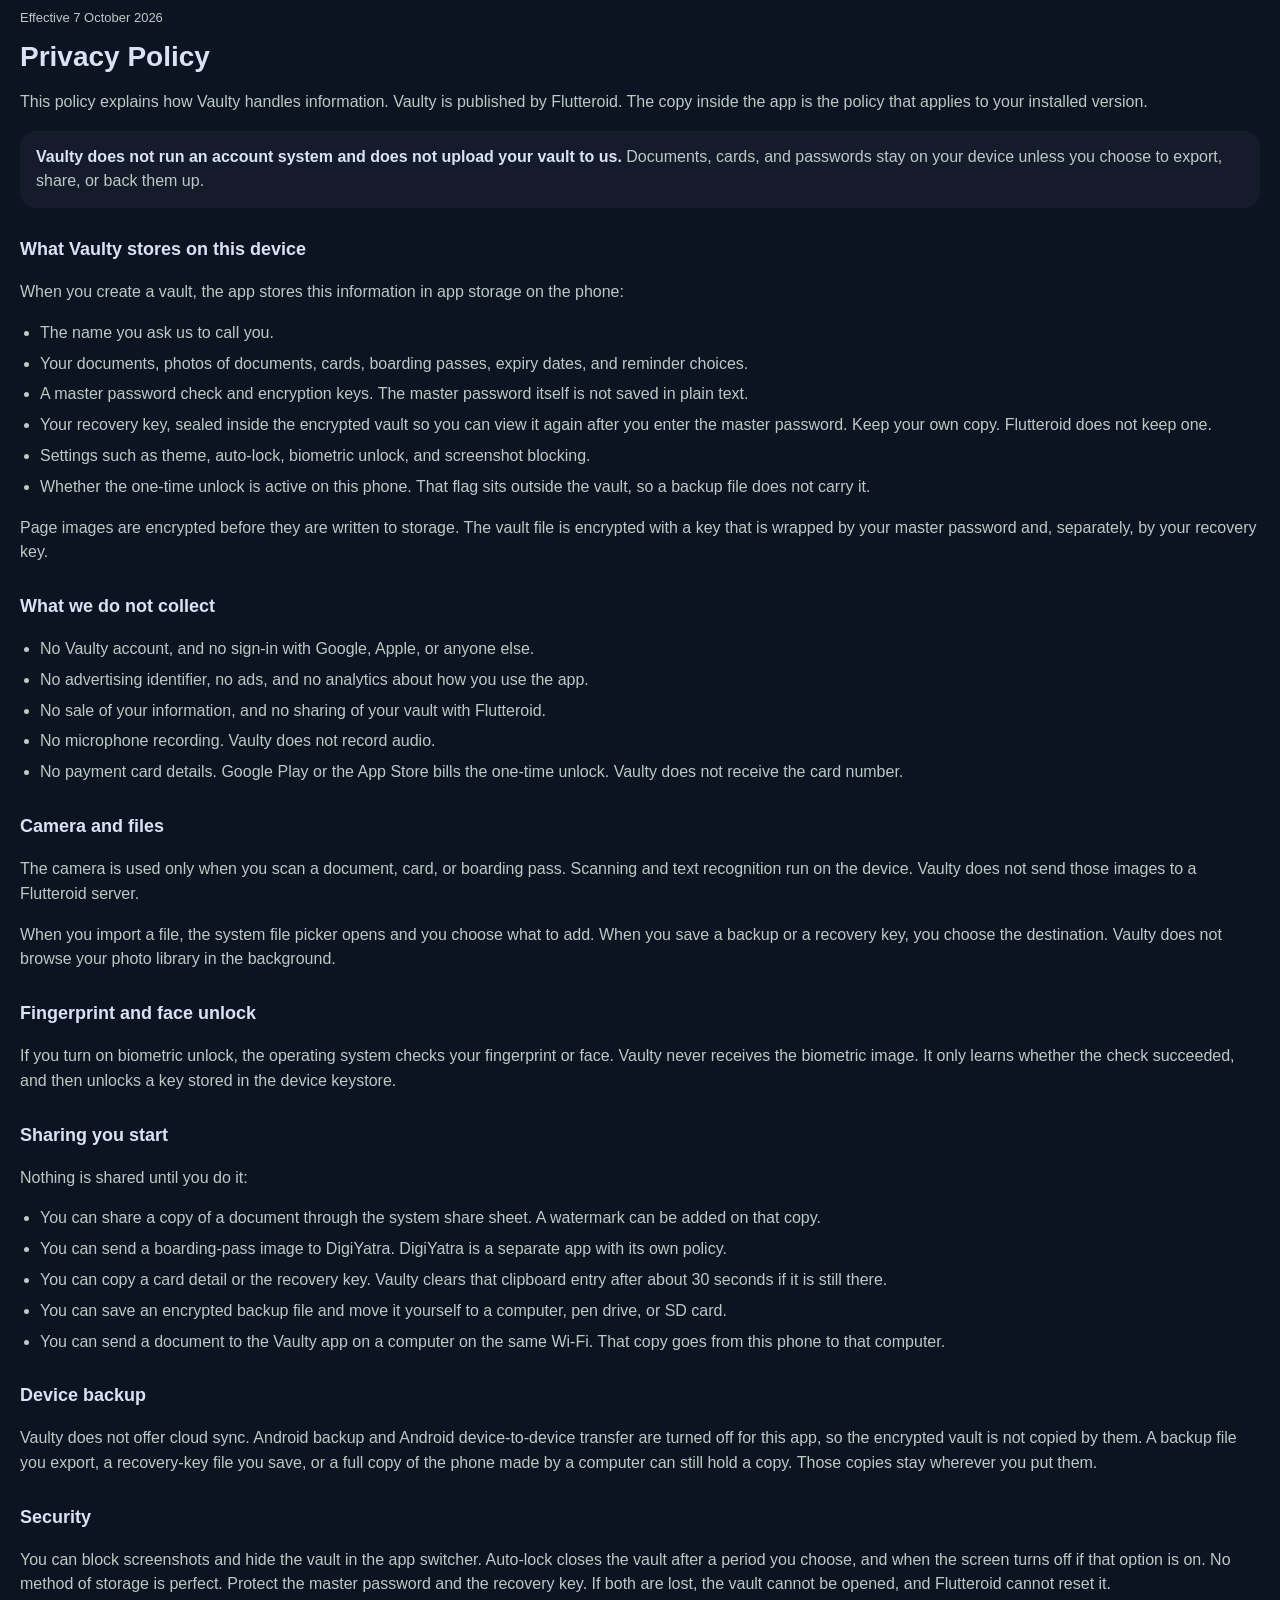
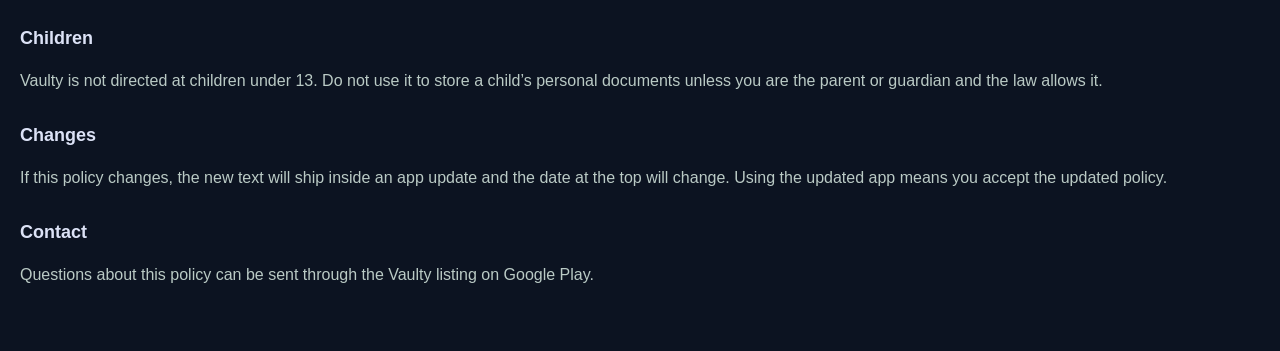
<file: vaulty/index.html>
<!DOCTYPE html>
<html lang="en">
<head>
  <meta charset="utf-8">
  <meta name="viewport" content="width=device-width, initial-scale=1">
  <title>Vaulty Privacy Policy</title>
  <style>
    :root {
      --bg: #0C1321;
      --text: #DCE2F6;
      --muted: #BACAC5;
      --accent: #2DD4BF;
      --card: #151B2A;
    }
    * { box-sizing: border-box; }
    body {
      margin: 0;
      background: var(--bg);
      color: var(--text);
      font-family: "Segoe UI", Roboto, sans-serif;
      font-size: 16px;
      line-height: 1.55;
    }
    main { padding: 8px 20px 48px; }
    h1 { font-size: 28px; line-height: 1.2; margin: 12px 0 8px; }
    h2 { font-size: 18px; margin: 28px 0 8px; }
    p, li { color: var(--muted); }
    strong { color: var(--text); font-weight: 650; }
    .meta { color: var(--muted); font-size: 13px; margin: 0 0 8px; }
    ul { padding-left: 20px; }
    li { margin: 6px 0; }
    .card {
      background: var(--card);
      border-radius: 16px;
      padding: 14px 16px;
      margin: 16px 0;
    }
    .card p { margin: 0; }
  </style>
</head>
<body>
<main>
  <p class="meta">Effective 7 October 2026</p>
  <h1>Privacy Policy</h1>
  <p>This policy explains how Vaulty handles information. Vaulty is published by Flutteroid. The copy inside the app is the policy that applies to your installed version.</p>

  <div class="card">
    <p><strong>Vaulty does not run an account system and does not upload your vault to us.</strong> Documents, cards, and passwords stay on your device unless you choose to export, share, or back them up.</p>
  </div>

  <h2>What Vaulty stores on this device</h2>
  <p>When you create a vault, the app stores this information in app storage on the phone:</p>
  <ul>
    <li>The name you ask us to call you.</li>
    <li>Your documents, photos of documents, cards, boarding passes, expiry dates, and reminder choices.</li>
    <li>A master password check and encryption keys. The master password itself is not saved in plain text.</li>
    <li>Your recovery key, sealed inside the encrypted vault so you can view it again after you enter the master password. Keep your own copy. Flutteroid does not keep one.</li>
    <li>Settings such as theme, auto-lock, biometric unlock, and screenshot blocking.</li>
    <li>Whether the one-time unlock is active on this phone. That flag sits outside the vault, so a backup file does not carry it.</li>
  </ul>
  <p>Page images are encrypted before they are written to storage. The vault file is encrypted with a key that is wrapped by your master password and, separately, by your recovery key.</p>

  <h2>What we do not collect</h2>
  <ul>
    <li>No Vaulty account, and no sign-in with Google, Apple, or anyone else.</li>
    <li>No advertising identifier, no ads, and no analytics about how you use the app.</li>
    <li>No sale of your information, and no sharing of your vault with Flutteroid.</li>
    <li>No microphone recording. Vaulty does not record audio.</li>
    <li>No payment card details. Google Play or the App Store bills the one-time unlock. Vaulty does not receive the card number.</li>
  </ul>

  <h2>Camera and files</h2>
  <p>The camera is used only when you scan a document, card, or boarding pass. Scanning and text recognition run on the device. Vaulty does not send those images to a Flutteroid server.</p>
  <p>When you import a file, the system file picker opens and you choose what to add. When you save a backup or a recovery key, you choose the destination. Vaulty does not browse your photo library in the background.</p>

  <h2>Fingerprint and face unlock</h2>
  <p>If you turn on biometric unlock, the operating system checks your fingerprint or face. Vaulty never receives the biometric image. It only learns whether the check succeeded, and then unlocks a key stored in the device keystore.</p>

  <h2>Sharing you start</h2>
  <p>Nothing is shared until you do it:</p>
  <ul>
    <li>You can share a copy of a document through the system share sheet. A watermark can be added on that copy.</li>
    <li>You can send a boarding-pass image to DigiYatra. DigiYatra is a separate app with its own policy.</li>
    <li>You can copy a card detail or the recovery key. Vaulty clears that clipboard entry after about 30 seconds if it is still there.</li>
    <li>You can save an encrypted backup file and move it yourself to a computer, pen drive, or SD card.</li>
    <li>You can send a document to the Vaulty app on a computer on the same Wi-Fi. That copy goes from this phone to that computer.</li>
  </ul>

  <h2>Device backup</h2>
  <p>Vaulty does not offer cloud sync. Android backup and Android device-to-device transfer are turned off for this app, so the encrypted vault is not copied by them. A backup file you export, a recovery-key file you save, or a full copy of the phone made by a computer can still hold a copy. Those copies stay wherever you put them.</p>

  <h2>Security</h2>
  <p>You can block screenshots and hide the vault in the app switcher. Auto-lock closes the vault after a period you choose, and when the screen turns off if that option is on. No method of storage is perfect. Protect the master password and the recovery key. If both are lost, the vault cannot be opened, and Flutteroid cannot reset it.</p>

  <h2>Children</h2>
  <p>Vaulty is not directed at children under 13. Do not use it to store a child’s personal documents unless you are the parent or guardian and the law allows it.</p>

  <h2>Changes</h2>
  <p>If this policy changes, the new text will ship inside an app update and the date at the top will change. Using the updated app means you accept the updated policy.</p>

  <h2>Contact</h2>
  <p>Questions about this policy can be sent through the Vaulty listing on Google Play.</p>
</main>
</body>
</html>
</file>
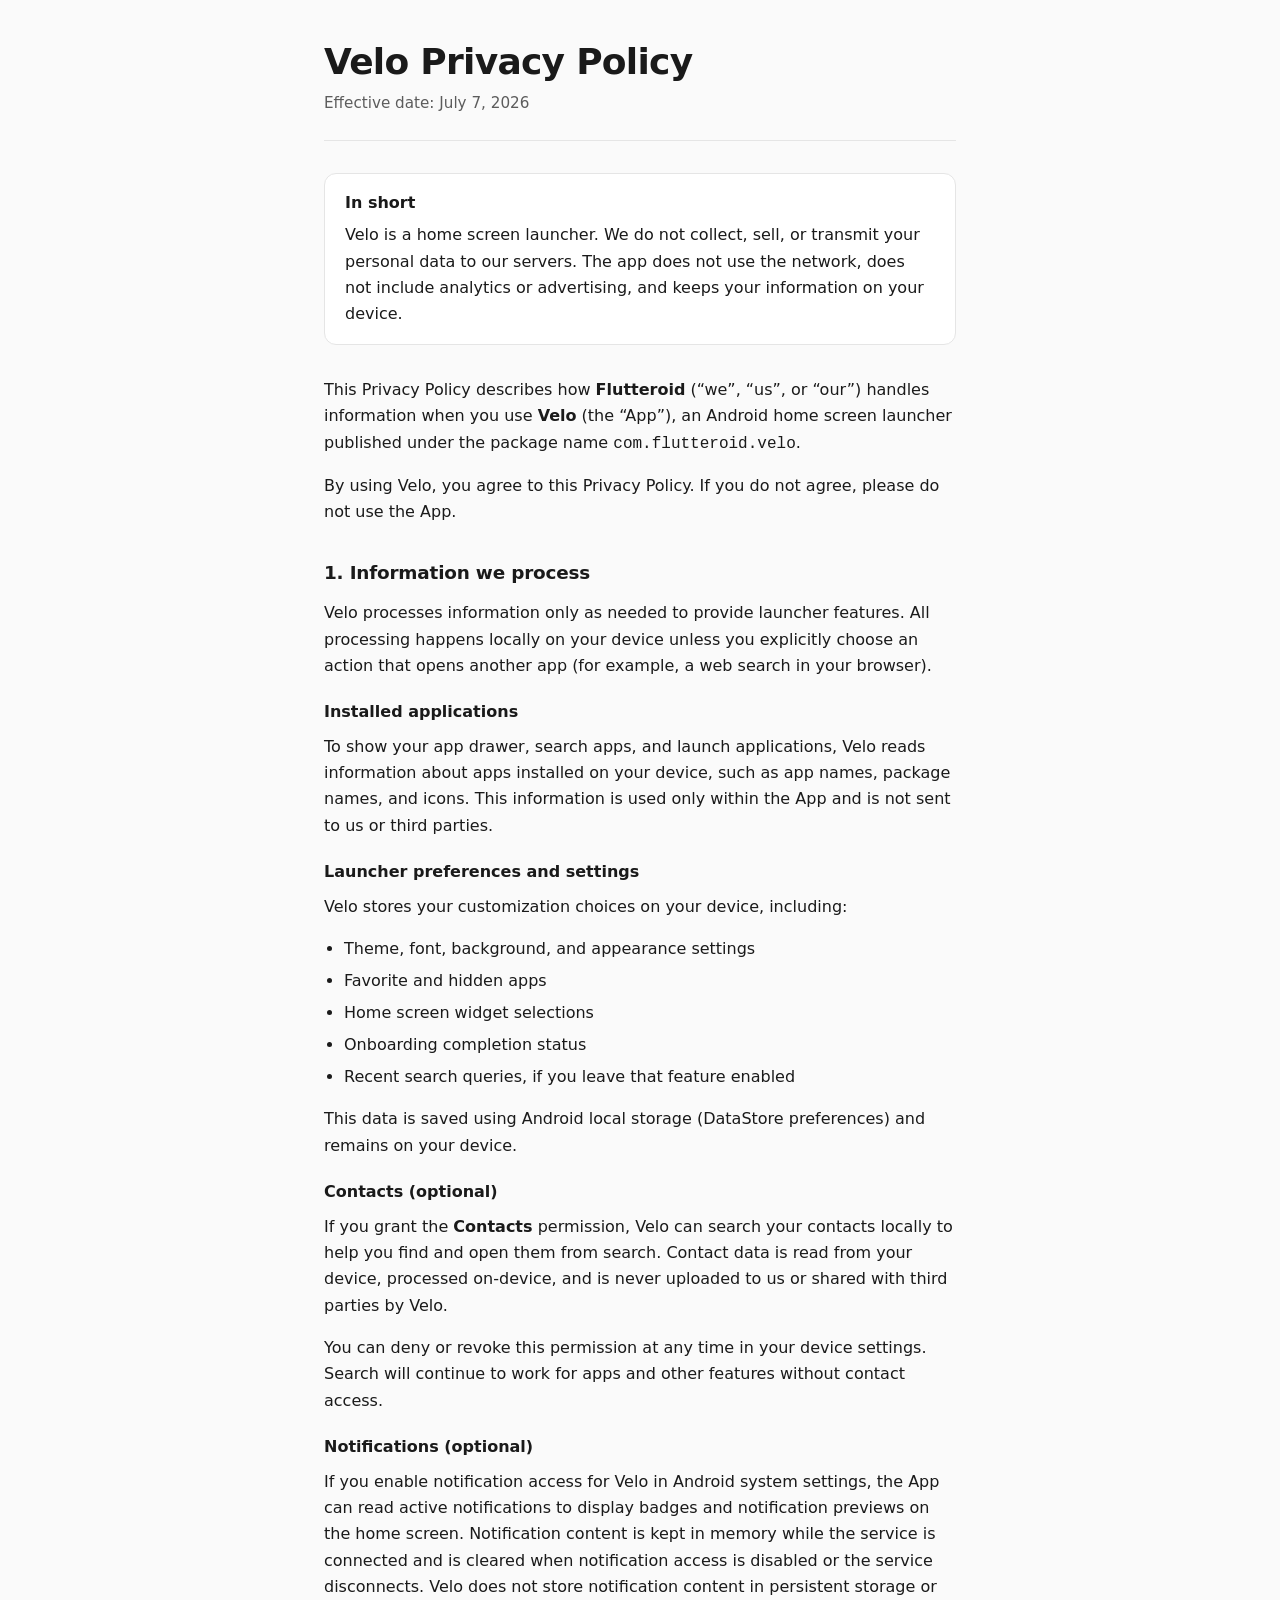
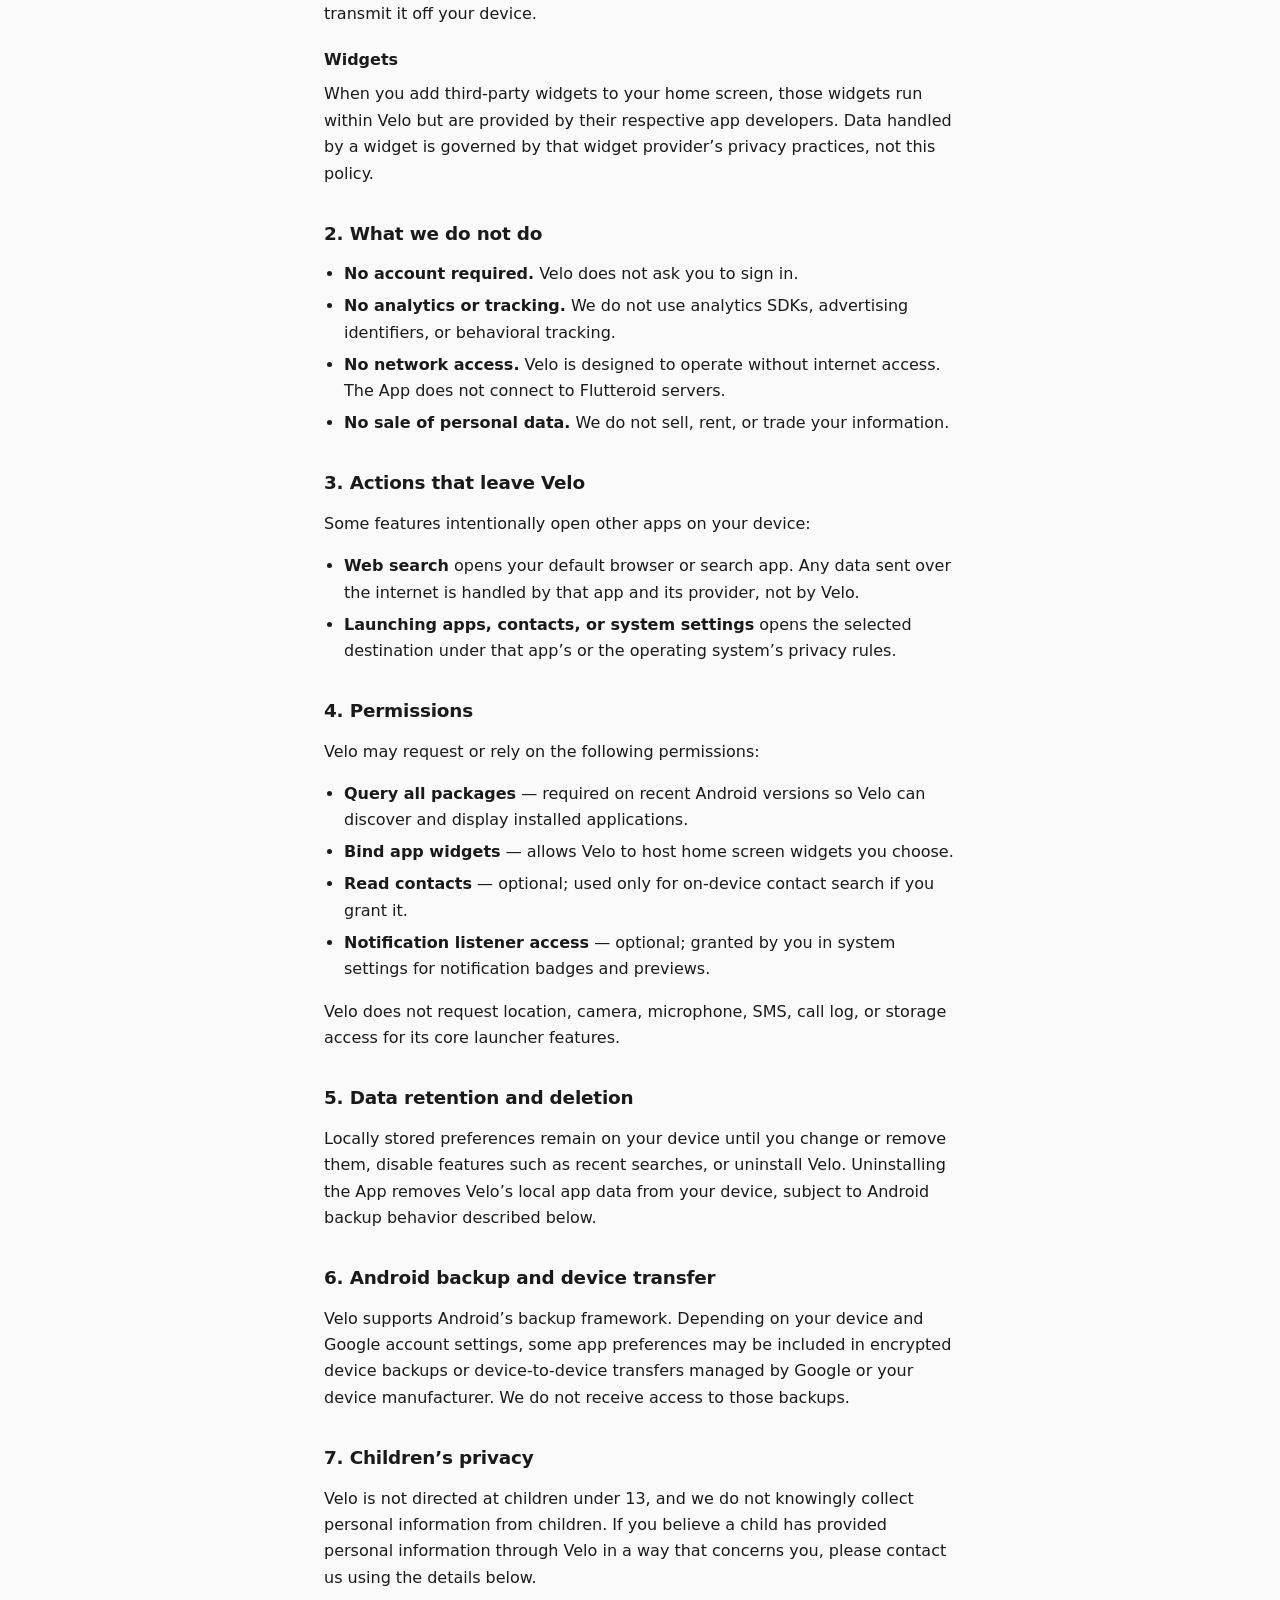
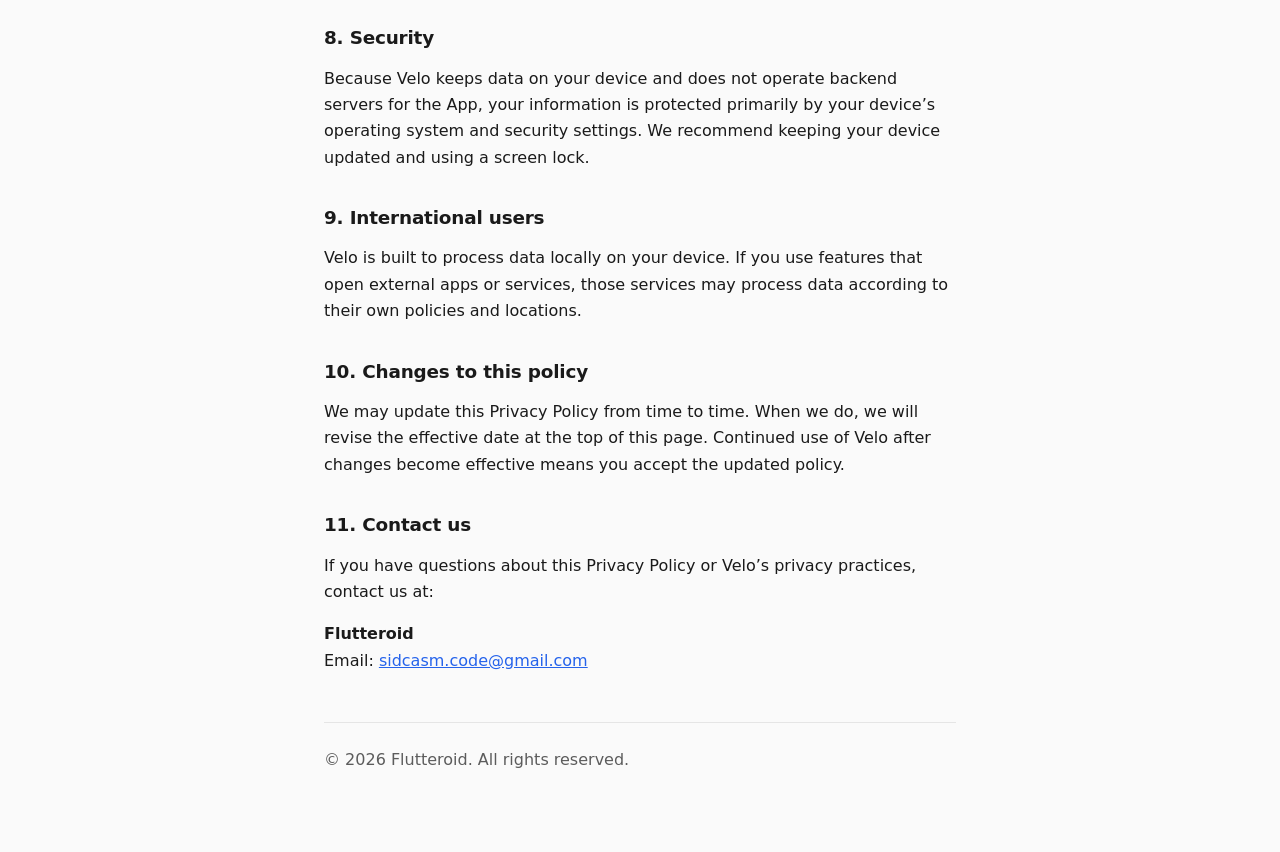
<file: Velo/index.html>
<!DOCTYPE html>
<html lang="en">
<head>
  <meta charset="utf-8">
  <meta name="viewport" content="width=device-width, initial-scale=1">
  <title>Velo Privacy Policy</title>
  <meta name="description" content="Privacy policy for Velo, a privacy-first Android home screen launcher by Flutteroid.">
  <style>
    :root {
      color-scheme: light dark;
      --bg: #fafafa;
      --surface: #ffffff;
      --text: #1a1a1a;
      --muted: #5c5c5c;
      --accent: #2563eb;
      --border: #e5e5e5;
      --max-width: 42rem;
    }

    @media (prefers-color-scheme: dark) {
      :root {
        --bg: #0f0f0f;
        --surface: #171717;
        --text: #f5f5f5;
        --muted: #a3a3a3;
        --accent: #60a5fa;
        --border: #2e2e2e;
      }
    }

    * {
      box-sizing: border-box;
    }

    body {
      margin: 0;
      font-family: system-ui, -apple-system, "Segoe UI", Roboto, Helvetica, Arial, sans-serif;
      line-height: 1.65;
      color: var(--text);
      background: var(--bg);
    }

    main {
      max-width: var(--max-width);
      margin: 0 auto;
      padding: 2.5rem 1.25rem 4rem;
    }

    header {
      margin-bottom: 2rem;
      padding-bottom: 1.5rem;
      border-bottom: 1px solid var(--border);
    }

    h1 {
      margin: 0 0 0.5rem;
      font-size: clamp(1.75rem, 4vw, 2.25rem);
      line-height: 1.2;
      letter-spacing: -0.02em;
    }

    .meta {
      margin: 0;
      color: var(--muted);
      font-size: 0.95rem;
    }

    h2 {
      margin: 2rem 0 0.75rem;
      font-size: 1.15rem;
      letter-spacing: -0.01em;
    }

    p, li {
      font-size: 1rem;
    }

    p {
      margin: 0 0 1rem;
    }

    ul {
      margin: 0 0 1rem;
      padding-left: 1.25rem;
    }

    li {
      margin-bottom: 0.35rem;
    }

    a {
      color: var(--accent);
    }

    .summary {
      background: var(--surface);
      border: 1px solid var(--border);
      border-radius: 0.75rem;
      padding: 1rem 1.25rem;
      margin: 1.5rem 0 2rem;
    }

    .summary strong {
      display: block;
      margin-bottom: 0.35rem;
    }

    footer {
      margin-top: 3rem;
      padding-top: 1.5rem;
      border-top: 1px solid var(--border);
      color: var(--muted);
      font-size: 0.9rem;
    }
  </style>
</head>
<body>
  <main>
    <header>
      <h1>Velo Privacy Policy</h1>
      <p class="meta">Effective date: July 7, 2026</p>
    </header>

    <div class="summary" role="note">
      <strong>In short</strong>
      Velo is a home screen launcher. We do not collect, sell, or transmit your personal data to our servers. The app does not use the network, does not include analytics or advertising, and keeps your information on your device.
    </div>

    <p>
      This Privacy Policy describes how <strong>Flutteroid</strong> (“we”, “us”, or “our”) handles information when you use
      <strong>Velo</strong> (the “App”), an Android home screen launcher published under the package name
      <code>com.flutteroid.velo</code>.
    </p>

    <p>
      By using Velo, you agree to this Privacy Policy. If you do not agree, please do not use the App.
    </p>

    <h2>1. Information we process</h2>
    <p>
      Velo processes information only as needed to provide launcher features. All processing happens locally on your device unless you explicitly choose an action that opens another app (for example, a web search in your browser).
    </p>

    <h3 style="font-size:1rem;margin:1.25rem 0 0.5rem;">Installed applications</h3>
    <p>
      To show your app drawer, search apps, and launch applications, Velo reads information about apps installed on your device, such as app names, package names, and icons. This information is used only within the App and is not sent to us or third parties.
    </p>

    <h3 style="font-size:1rem;margin:1.25rem 0 0.5rem;">Launcher preferences and settings</h3>
    <p>
      Velo stores your customization choices on your device, including:
    </p>
    <ul>
      <li>Theme, font, background, and appearance settings</li>
      <li>Favorite and hidden apps</li>
      <li>Home screen widget selections</li>
      <li>Onboarding completion status</li>
      <li>Recent search queries, if you leave that feature enabled</li>
    </ul>
    <p>
      This data is saved using Android local storage (DataStore preferences) and remains on your device.
    </p>

    <h3 style="font-size:1rem;margin:1.25rem 0 0.5rem;">Contacts (optional)</h3>
    <p>
      If you grant the <strong>Contacts</strong> permission, Velo can search your contacts locally to help you find and open them from search. Contact data is read from your device, processed on-device, and is never uploaded to us or shared with third parties by Velo.
    </p>
    <p>
      You can deny or revoke this permission at any time in your device settings. Search will continue to work for apps and other features without contact access.
    </p>

    <h3 style="font-size:1rem;margin:1.25rem 0 0.5rem;">Notifications (optional)</h3>
    <p>
      If you enable notification access for Velo in Android system settings, the App can read active notifications to display badges and notification previews on the home screen. Notification content is kept in memory while the service is connected and is cleared when notification access is disabled or the service disconnects. Velo does not store notification content in persistent storage or transmit it off your device.
    </p>

    <h3 style="font-size:1rem;margin:1.25rem 0 0.5rem;">Widgets</h3>
    <p>
      When you add third-party widgets to your home screen, those widgets run within Velo but are provided by their respective app developers. Data handled by a widget is governed by that widget provider’s privacy practices, not this policy.
    </p>

    <h2>2. What we do not do</h2>
    <ul>
      <li><strong>No account required.</strong> Velo does not ask you to sign in.</li>
      <li><strong>No analytics or tracking.</strong> We do not use analytics SDKs, advertising identifiers, or behavioral tracking.</li>
      <li><strong>No network access.</strong> Velo is designed to operate without internet access. The App does not connect to Flutteroid servers.</li>
      <li><strong>No sale of personal data.</strong> We do not sell, rent, or trade your information.</li>
    </ul>

    <h2>3. Actions that leave Velo</h2>
    <p>
      Some features intentionally open other apps on your device:
    </p>
    <ul>
      <li><strong>Web search</strong> opens your default browser or search app. Any data sent over the internet is handled by that app and its provider, not by Velo.</li>
      <li><strong>Launching apps, contacts, or system settings</strong> opens the selected destination under that app’s or the operating system’s privacy rules.</li>
    </ul>

    <h2>4. Permissions</h2>
    <p>Velo may request or rely on the following permissions:</p>
    <ul>
      <li><strong>Query all packages</strong> — required on recent Android versions so Velo can discover and display installed applications.</li>
      <li><strong>Bind app widgets</strong> — allows Velo to host home screen widgets you choose.</li>
      <li><strong>Read contacts</strong> — optional; used only for on-device contact search if you grant it.</li>
      <li><strong>Notification listener access</strong> — optional; granted by you in system settings for notification badges and previews.</li>
    </ul>
    <p>
      Velo does not request location, camera, microphone, SMS, call log, or storage access for its core launcher features.
    </p>

    <h2>5. Data retention and deletion</h2>
    <p>
      Locally stored preferences remain on your device until you change or remove them, disable features such as recent searches, or uninstall Velo. Uninstalling the App removes Velo’s local app data from your device, subject to Android backup behavior described below.
    </p>

    <h2>6. Android backup and device transfer</h2>
    <p>
      Velo supports Android’s backup framework. Depending on your device and Google account settings, some app preferences may be included in encrypted device backups or device-to-device transfers managed by Google or your device manufacturer. We do not receive access to those backups.
    </p>

    <h2>7. Children’s privacy</h2>
    <p>
      Velo is not directed at children under 13, and we do not knowingly collect personal information from children. If you believe a child has provided personal information through Velo in a way that concerns you, please contact us using the details below.
    </p>

    <h2>8. Security</h2>
    <p>
      Because Velo keeps data on your device and does not operate backend servers for the App, your information is protected primarily by your device’s operating system and security settings. We recommend keeping your device updated and using a screen lock.
    </p>

    <h2>9. International users</h2>
    <p>
      Velo is built to process data locally on your device. If you use features that open external apps or services, those services may process data according to their own policies and locations.
    </p>

    <h2>10. Changes to this policy</h2>
    <p>
      We may update this Privacy Policy from time to time. When we do, we will revise the effective date at the top of this page. Continued use of Velo after changes become effective means you accept the updated policy.
    </p>

    <h2>11. Contact us</h2>
    <p>
      If you have questions about this Privacy Policy or Velo’s privacy practices, contact us at:
    </p>
    <p>
      <strong>Flutteroid</strong><br>
      Email: <a href="mailto:sidcasm.code@gmail.com">sidcasm.code@gmail.com</a>
    </p>

    <footer>
      <p>&copy; 2026 Flutteroid. All rights reserved.</p>
    </footer>
  </main>
</body>
</html>
</file>
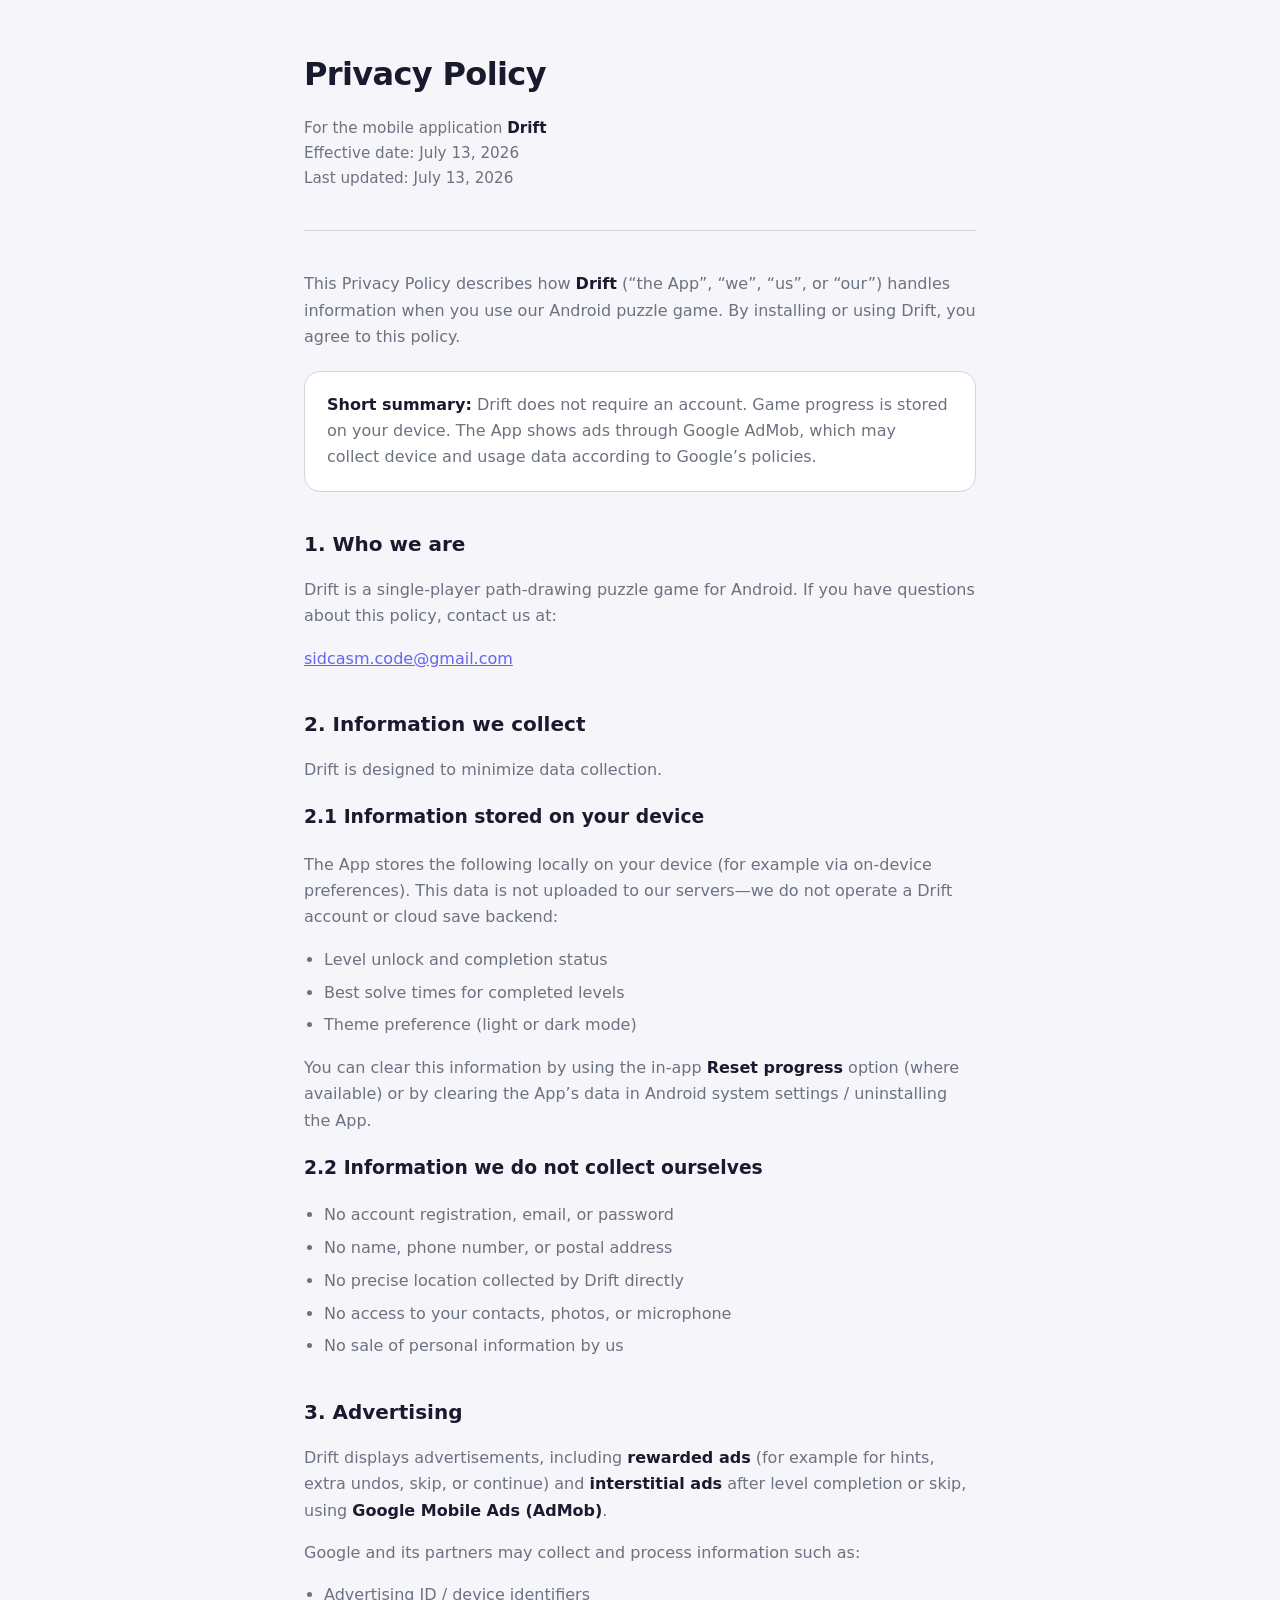
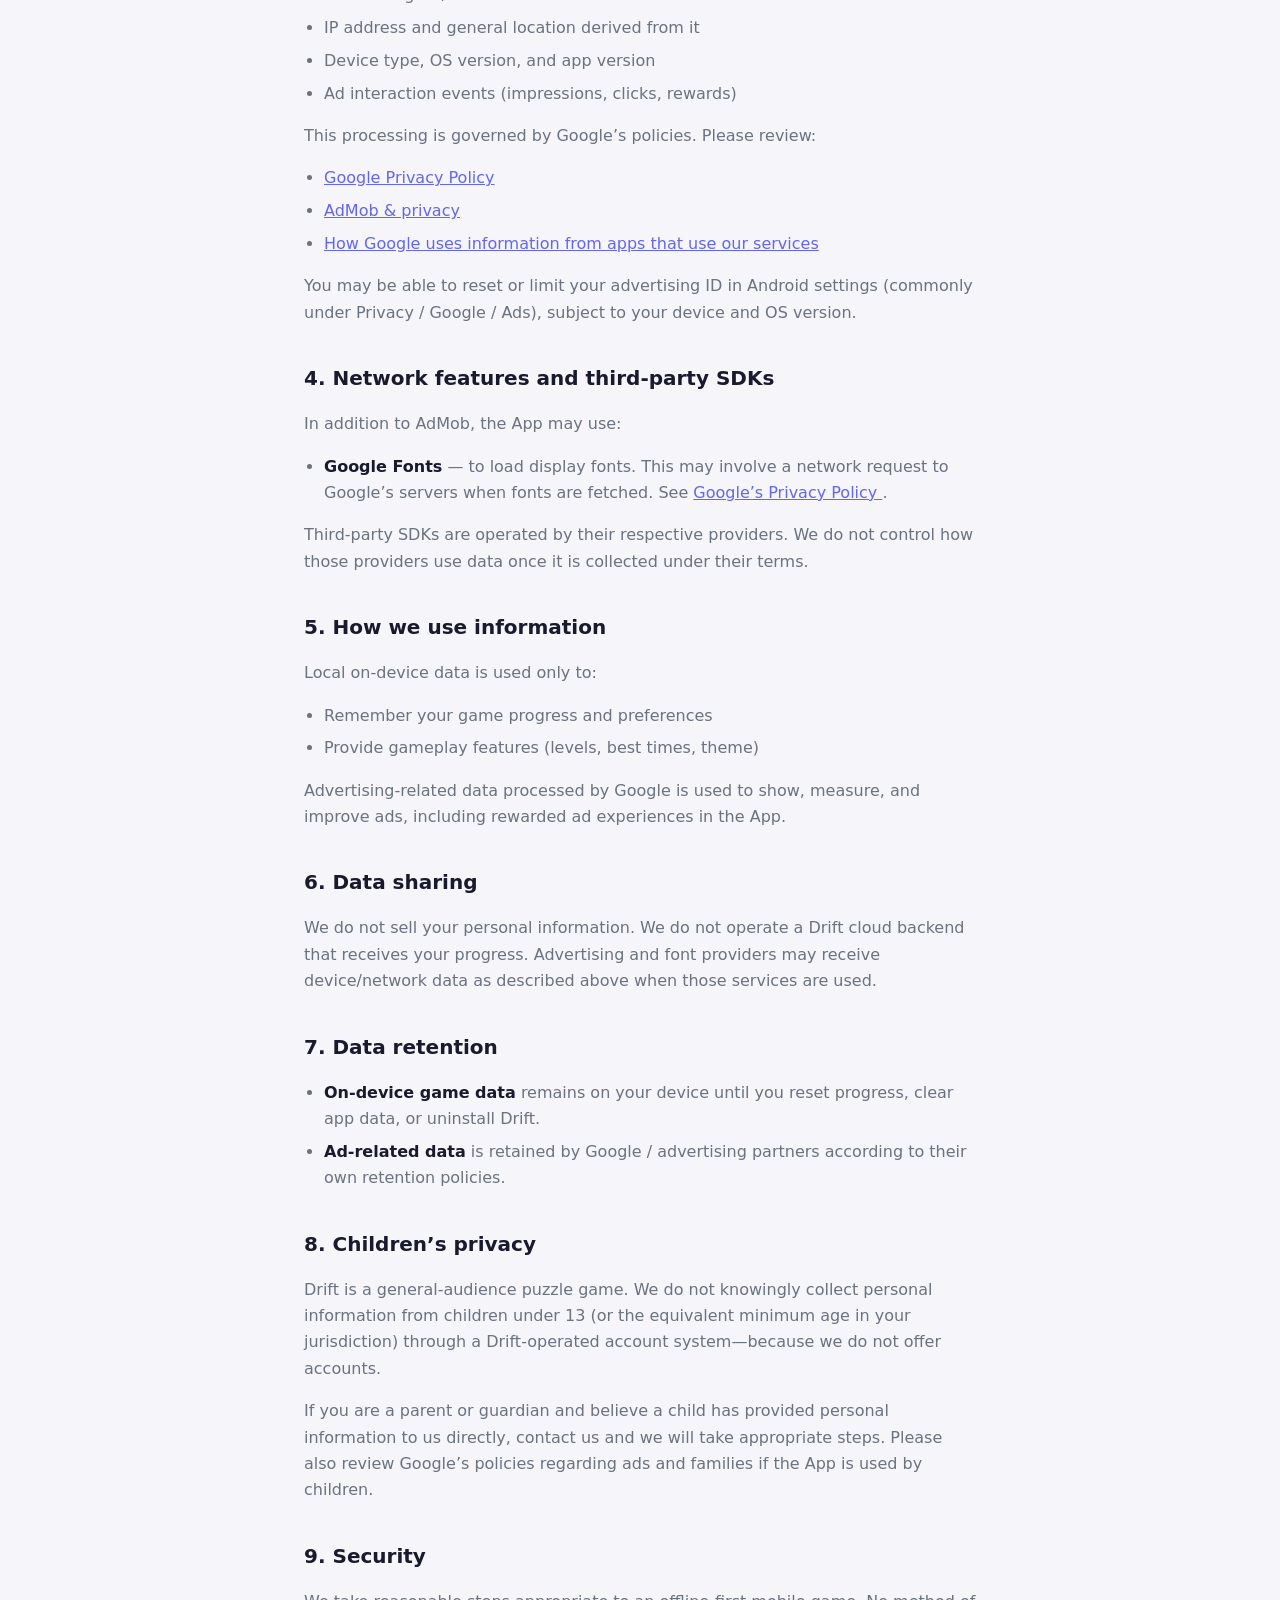
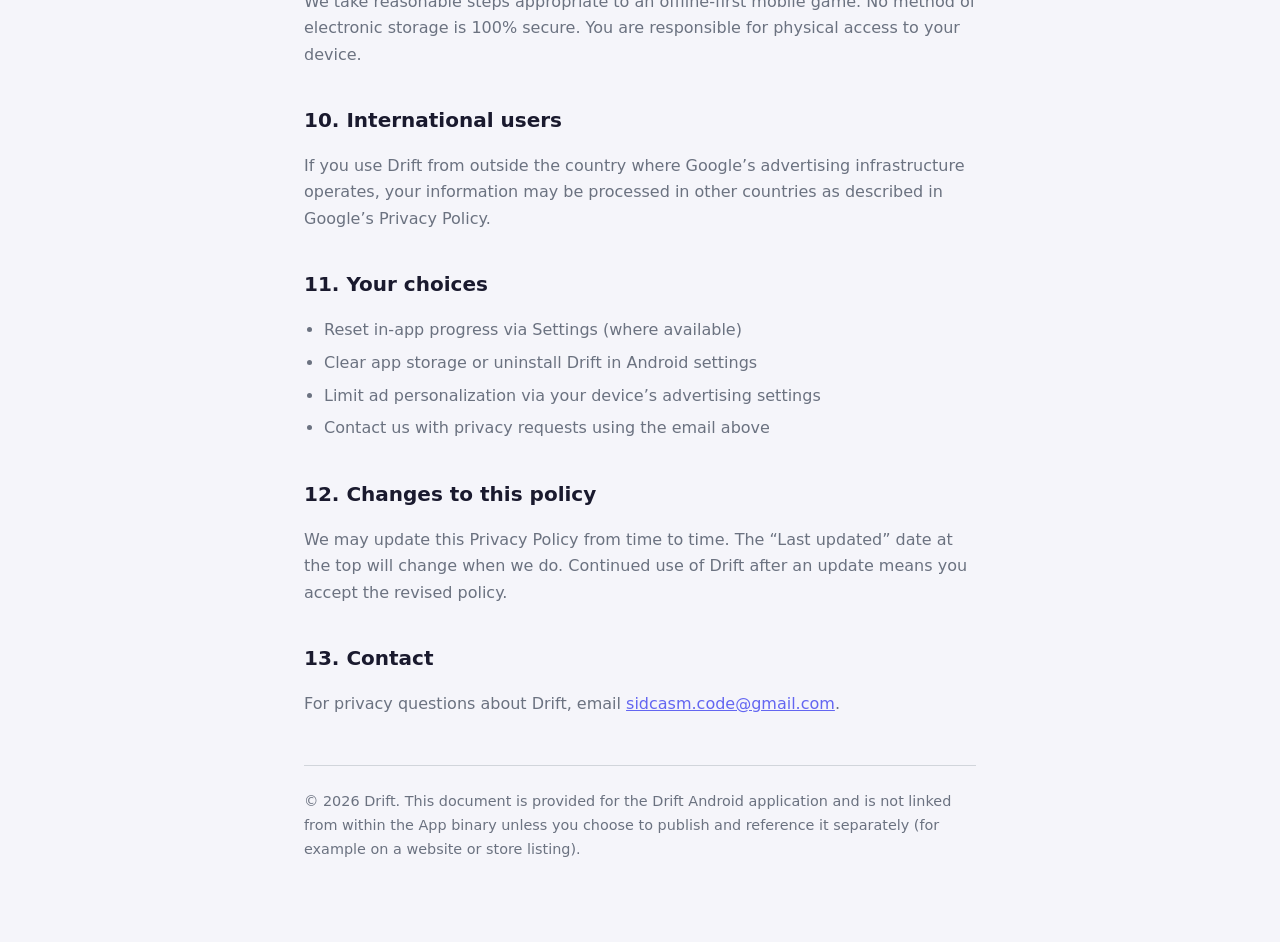
<file: zip/index.html>
<!DOCTYPE html>
<html lang="en">
<head>
  <meta charset="utf-8" />
  <meta name="viewport" content="width=device-width, initial-scale=1" />
  <title>Drift — Privacy Policy</title>
  <style>
    :root {
      color-scheme: light dark;
      --bg: #0a0e17;
      --surface: #131b2e;
      --text: #dae2fd;
      --muted: #c7c4d7;
      --accent: #8083ff;
      --border: #464554;
    }
    @media (prefers-color-scheme: light) {
      :root {
        --bg: #f5f5fa;
        --surface: #ffffff;
        --text: #1a1a2e;
        --muted: #6b7280;
        --accent: #6366f1;
        --border: #d1d5db;
      }
    }
    * { box-sizing: border-box; }
    body {
      margin: 0;
      font-family: "Segoe UI", system-ui, -apple-system, sans-serif;
      background: var(--bg);
      color: var(--text);
      line-height: 1.65;
    }
    main {
      max-width: 720px;
      margin: 0 auto;
      padding: 48px 24px 80px;
    }
    header {
      margin-bottom: 40px;
      padding-bottom: 24px;
      border-bottom: 1px solid var(--border);
    }
    h1 {
      margin: 0 0 8px;
      font-size: 2rem;
      letter-spacing: -0.02em;
    }
    .meta {
      color: var(--muted);
      font-size: 0.95rem;
    }
    h2 {
      margin: 36px 0 12px;
      font-size: 1.25rem;
    }
    p, li {
      color: var(--muted);
    }
    strong {
      color: var(--text);
      font-weight: 600;
    }
    ul {
      padding-left: 1.25rem;
    }
    li { margin: 0.4rem 0; }
    a {
      color: var(--accent);
    }
    .card {
      background: var(--surface);
      border: 1px solid var(--border);
      border-radius: 16px;
      padding: 20px 22px;
      margin: 20px 0;
    }
    footer {
      margin-top: 48px;
      padding-top: 24px;
      border-top: 1px solid var(--border);
      color: var(--muted);
      font-size: 0.9rem;
    }
  </style>
</head>
<body>
  <main>
    <header>
      <h1>Privacy Policy</h1>
      <p class="meta">
        For the mobile application <strong>Drift</strong><br />
        Effective date: July 13, 2026<br />
        Last updated: July 13, 2026
      </p>
    </header>
    <p>
      This Privacy Policy describes how <strong>Drift</strong> (“the App”, “we”, “us”, or “our”)
      handles information when you use our Android puzzle game. By installing or using Drift,
      you agree to this policy.
    </p>
    <div class="card">
      <p style="margin: 0;">
        <strong>Short summary:</strong> Drift does not require an account. Game progress is stored
        on your device. The App shows ads through Google AdMob, which may collect device and usage
        data according to Google’s policies.
      </p>
    </div>
    <h2>1. Who we are</h2>
    <p>
      Drift is a single-player path-drawing puzzle game for Android. If you have questions about
      this policy, contact us at:
    </p>
    <p>
      <a href="mailto:sidcasm.code@gmail.com">sidcasm.code@gmail.com</a>
      <!-- Replace with your real support email before publishing. -->
    </p>
    <h2>2. Information we collect</h2>
    <p>Drift is designed to minimize data collection.</p>
    <h3>2.1 Information stored on your device</h3>
    <p>
      The App stores the following locally on your device (for example via on-device preferences).
      This data is not uploaded to our servers—we do not operate a Drift account or cloud save backend:
    </p>
    <ul>
      <li>Level unlock and completion status</li>
      <li>Best solve times for completed levels</li>
      <li>Theme preference (light or dark mode)</li>
    </ul>
    <p>
      You can clear this information by using the in-app <strong>Reset progress</strong> option
      (where available) or by clearing the App’s data in Android system settings / uninstalling
      the App.
    </p>
    <h3>2.2 Information we do not collect ourselves</h3>
    <ul>
      <li>No account registration, email, or password</li>
      <li>No name, phone number, or postal address</li>
      <li>No precise location collected by Drift directly</li>
      <li>No access to your contacts, photos, or microphone</li>
      <li>No sale of personal information by us</li>
    </ul>
    <h2>3. Advertising</h2>
    <p>
      Drift displays advertisements, including <strong>rewarded ads</strong> (for example for hints,
      extra undos, skip, or continue) and <strong>interstitial ads</strong> after level completion
      or skip, using <strong>Google Mobile Ads (AdMob)</strong>.
    </p>
    <p>
      Google and its partners may collect and process information such as:
    </p>
    <ul>
      <li>Advertising ID / device identifiers</li>
      <li>IP address and general location derived from it</li>
      <li>Device type, OS version, and app version</li>
      <li>Ad interaction events (impressions, clicks, rewards)</li>
    </ul>
    <p>
      This processing is governed by Google’s policies. Please review:
    </p>
    <ul>
      <li>
        <a href="https://policies.google.com/privacy" rel="noopener noreferrer" target="_blank">
          Google Privacy Policy
        </a>
      </li>
      <li>
        <a href="https://support.google.com/admob/answer/6128543" rel="noopener noreferrer" target="_blank">
          AdMob &amp; privacy
          </a>
      </li>
      <li>
        <a href="https://policies.google.com/technologies/ads" rel="noopener noreferrer" target="_blank">
          How Google uses information from apps that use our services
        </a>
      </li>
    </ul>
    <p>
      You may be able to reset or limit your advertising ID in Android settings
      (commonly under Privacy / Google / Ads), subject to your device and OS version.
    </p>
    <h2>4. Network features and third-party SDKs</h2>
    <p>In addition to AdMob, the App may use:</p>
    <ul>
      <li>
        <strong>Google Fonts</strong> — to load display fonts. This may involve a network request
        to Google’s servers when fonts are fetched. See
        <a href="https://policies.google.com/privacy" rel="noopener noreferrer" target="_blank">
          Google’s Privacy Policy
        </a>.
      </li>
    </ul>
    <p>
      Third-party SDKs are operated by their respective providers. We do not control how those
      providers use data once it is collected under their terms.
    </p>
    <h2>5. How we use information</h2>
    <p>Local on-device data is used only to:</p>
    <ul>
      <li>Remember your game progress and preferences</li>
      <li>Provide gameplay features (levels, best times, theme)</li>
    </ul>
    <p>
      Advertising-related data processed by Google is used to show, measure, and improve ads,
      including rewarded ad experiences in the App.
    </p>
    <h2>6. Data sharing</h2>
    <p>
      We do not sell your personal information. We do not operate a Drift cloud backend that
      receives your progress. Advertising and font providers may receive device/network data as
      described above when those services are used.
    </p>
    <h2>7. Data retention</h2>
    <ul>
      <li>
        <strong>On-device game data</strong> remains on your device until you reset progress,
        clear app data, or uninstall Drift.
      </li>
      <li>
        <strong>Ad-related data</strong> is retained by Google / advertising partners according
        to their own retention policies.
      </li>
    </ul>
    <h2>8. Children’s privacy</h2>
    <p>
      Drift is a general-audience puzzle game. We do not knowingly collect personal information
      from children under 13 (or the equivalent minimum age in your jurisdiction) through a
      Drift-operated account system—because we do not offer accounts.
    </p>
    <p>
      If you are a parent or guardian and believe a child has provided personal information to us
      directly, contact us and we will take appropriate steps. Please also review Google’s
      policies regarding ads and families if the App is used by children.
    </p>
    <h2>9. Security</h2>
    <p>
      We take reasonable steps appropriate to an offline-first mobile game. No method of
      electronic storage is 100% secure. You are responsible for physical access to your device.
    </p>
    <h2>10. International users</h2>
    <p>
      If you use Drift from outside the country where Google’s advertising infrastructure
      operates, your information may be processed in other countries as described in Google’s
      Privacy Policy.
    </p>
    <h2>11. Your choices</h2>
    <ul>
      <li>Reset in-app progress via Settings (where available)</li>
      <li>Clear app storage or uninstall Drift in Android settings</li>
      <li>Limit ad personalization via your device’s advertising settings</li>
      <li>Contact us with privacy requests using the email above</li>
    </ul>
    <h2>12. Changes to this policy</h2>
    <p>
      We may update this Privacy Policy from time to time. The “Last updated” date at the top
      will change when we do. Continued use of Drift after an update means you accept the revised
      policy.
    </p>
    <h2>13. Contact</h2>
    <p>
      For privacy questions about Drift, email
      <a href="mailto:sidcasm.code@gmail.com.com">sidcasm.code@gmail.com</a>.
    </p>
    <footer>
      © 2026 Drift. This document is provided for the Drift Android application and is not linked
      from within the App binary unless you choose to publish and reference it separately
      (for example on a website or store listing).
    </footer>
  </main>
</body>
</html>
</file>
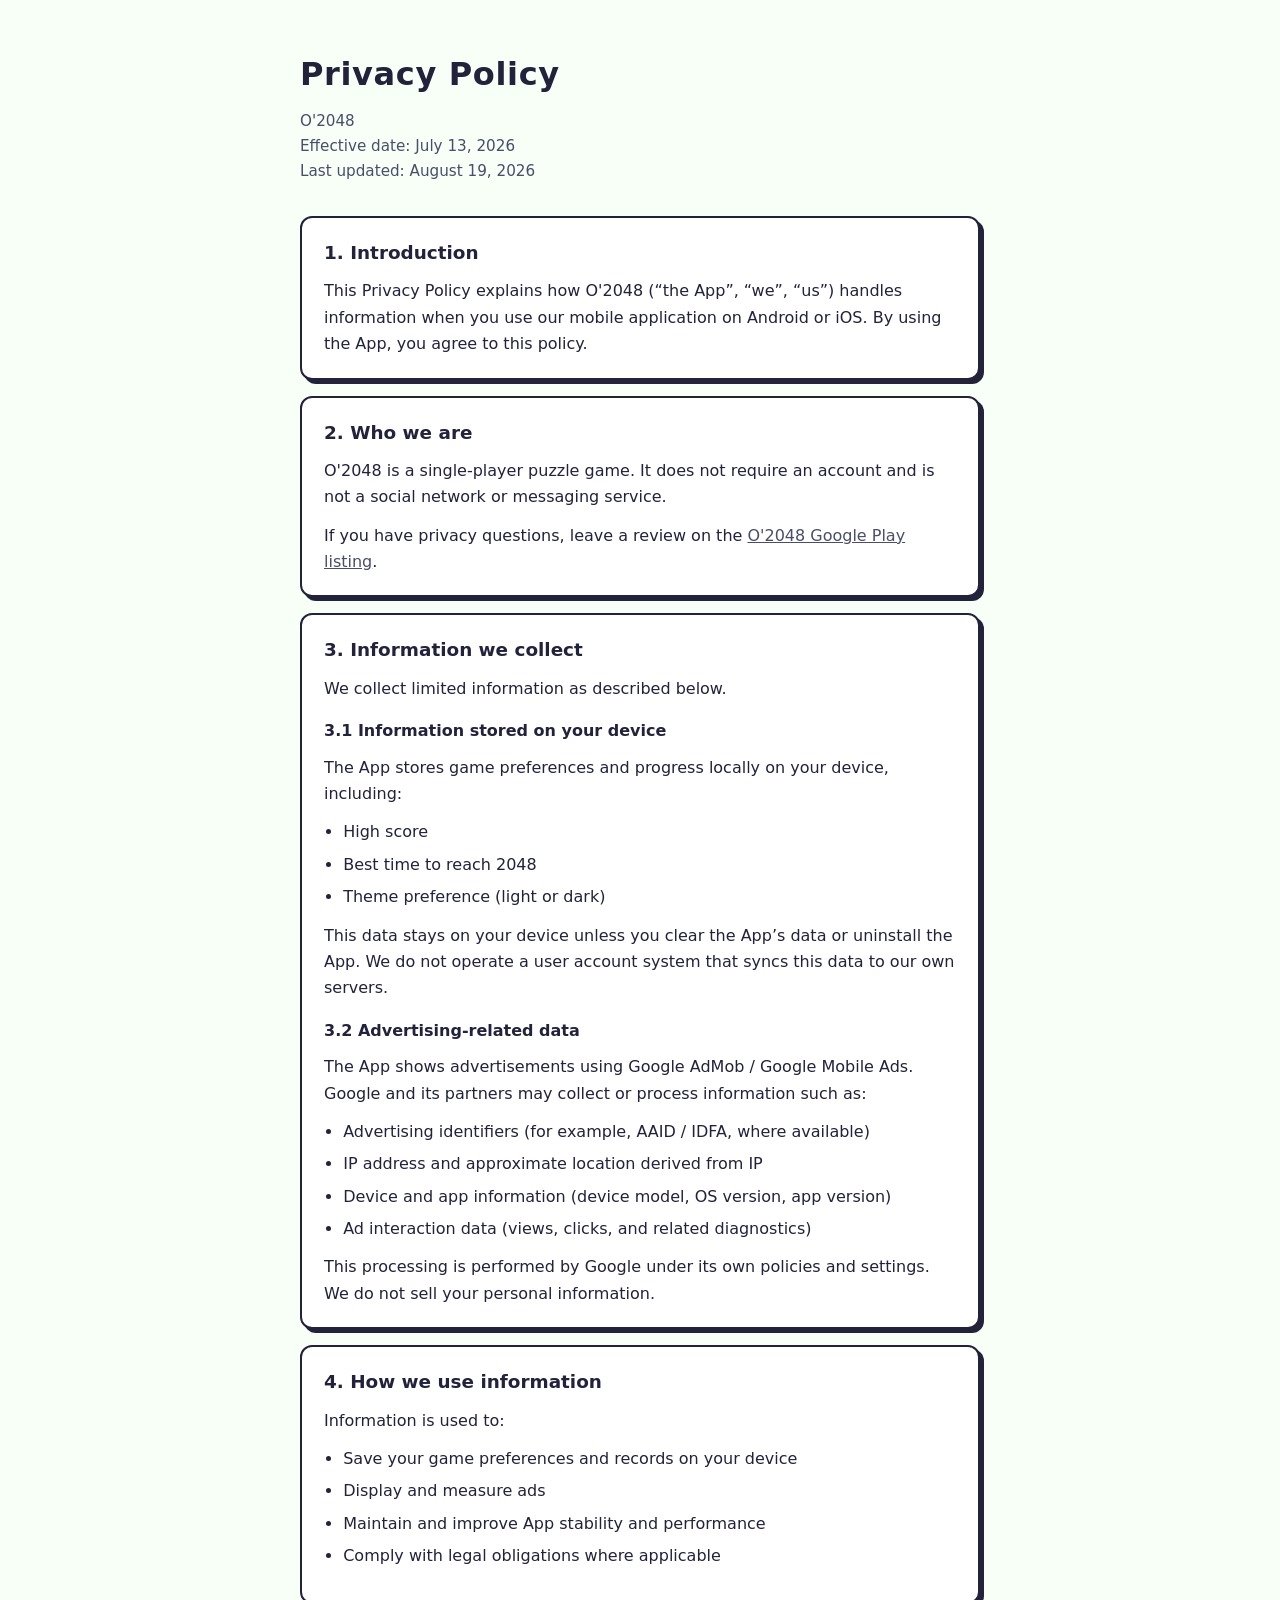
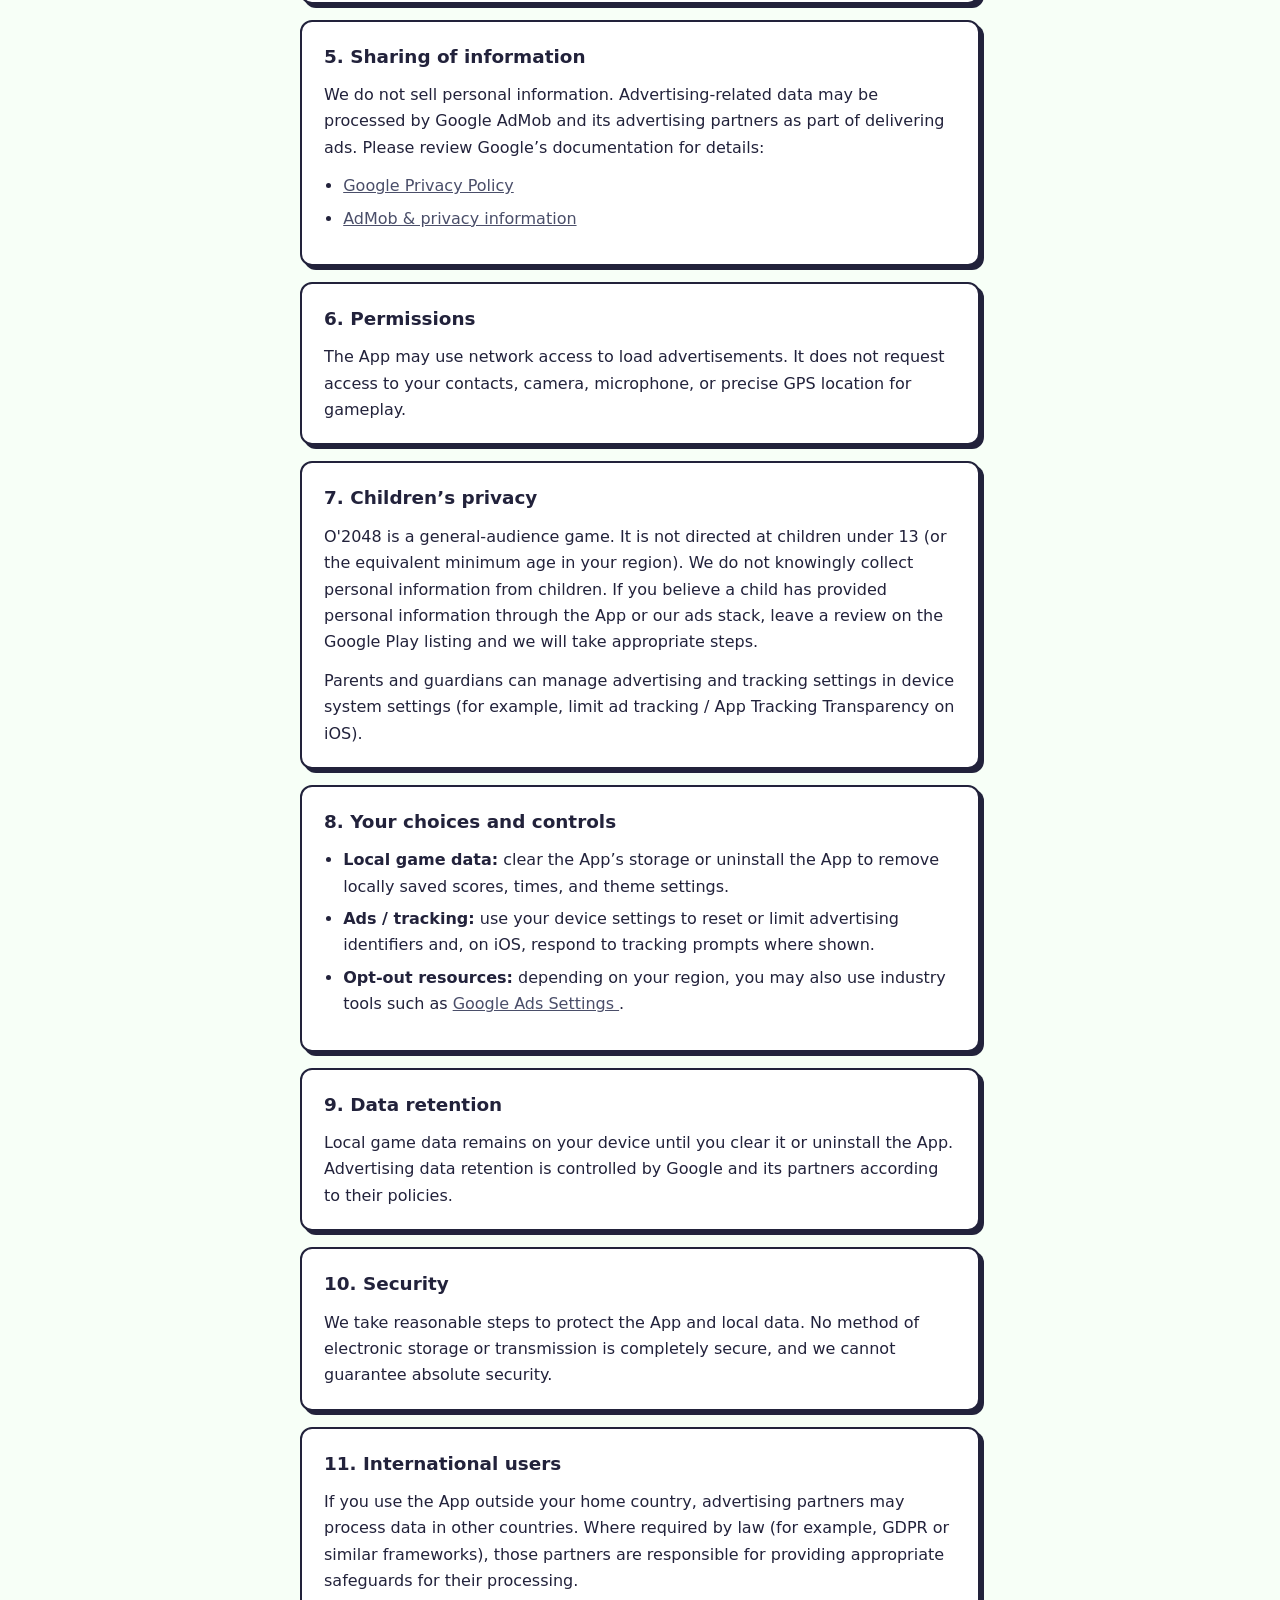
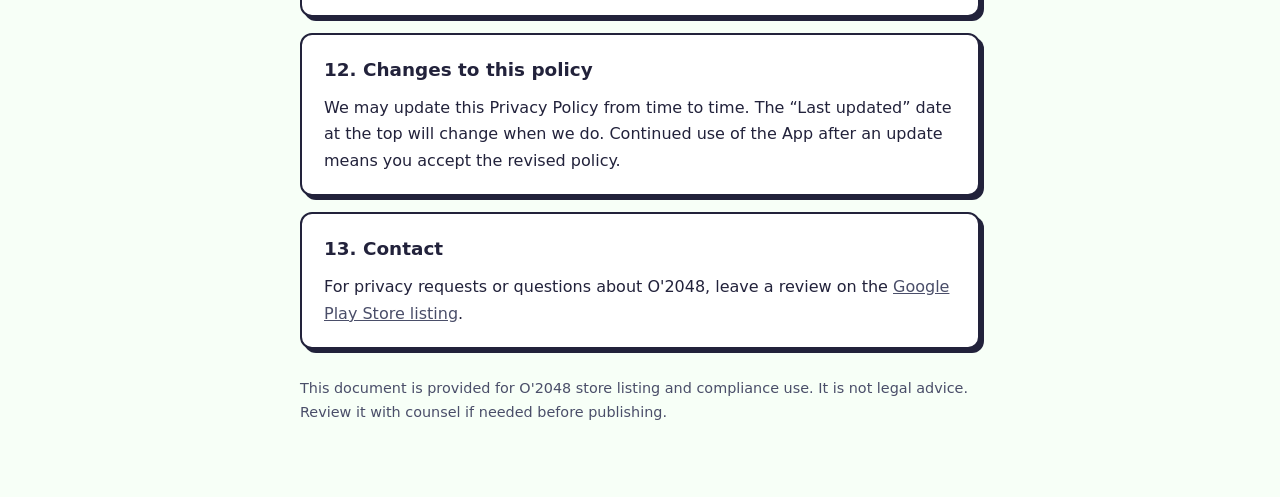
<file: 2048/classic_2048.html>
<!DOCTYPE html>
<html lang="en">
<head>
  <meta charset="utf-8" />
  <meta name="viewport" content="width=device-width, initial-scale=1" />
  <title>Privacy Policy — O'2048</title>
  <style>
    :root {
      --ink: #22223b;
      --muted: #4a4e69;
      --bg: #f7fff7;
      --card: #ffffff;
      --line: #c9cba0;
      --accent: #4a4e69;
    }

    * { box-sizing: border-box; }

    body {
      margin: 0;
      font-family: "Segoe UI", system-ui, -apple-system, sans-serif;
      color: var(--ink);
      background: var(--bg);
      line-height: 1.65;
    }

    main {
      max-width: 720px;
      margin: 0 auto;
      padding: 48px 20px 72px;
    }

    h1 {
      margin: 0 0 8px;
      font-size: 2rem;
      letter-spacing: 0.02em;
    }

    .meta {
      color: var(--muted);
      font-size: 0.95rem;
      margin-bottom: 32px;
    }

    section {
      background: var(--card);
      border: 2px solid var(--ink);
      box-shadow: 4px 4px 0 var(--ink);
      border-radius: 12px;
      padding: 20px 22px;
      margin-bottom: 16px;
    }

    h2 {
      margin: 0 0 10px;
      font-size: 1.15rem;
    }

    p, li { color: var(--ink); }
    p { margin: 0 0 12px; }
    p:last-child { margin-bottom: 0; }

    ul {
      margin: 0 0 12px;
      padding-left: 1.2rem;
    }

    li { margin-bottom: 6px; }

    a { color: var(--accent); }

    footer {
      margin-top: 28px;
      color: var(--muted);
      font-size: 0.9rem;
    }
  </style>
</head>
<body>
  <main>
    <h1>Privacy Policy</h1>
    <p class="meta">
      O'2048<br />
      Effective date: July 13, 2026<br />
      Last updated: August 19, 2026
    </p>

    <section>
      <h2>1. Introduction</h2>
      <p>
        This Privacy Policy explains how O'2048 (“the App”, “we”, “us”)
        handles information when you use our mobile application on Android or
        iOS. By using the App, you agree to this policy.
      </p>
    </section>

    <section>
      <h2>2. Who we are</h2>
      <p>
        O'2048 is a single-player puzzle game. It does not require an
        account and is not a social network or messaging service.
      </p>
      <p>
        If you have privacy questions, leave a review on the
        <a href="https://play.google.com/store/apps/details?id=com.ogame.game_2048" rel="noopener noreferrer" target="_blank">O'2048 Google Play listing</a>.
      </p>
    </section>

    <section>
      <h2>3. Information we collect</h2>
      <p>We collect limited information as described below.</p>

      <h2 style="font-size:1rem;margin-top:16px;">3.1 Information stored on your device</h2>
      <p>
        The App stores game preferences and progress locally on your device,
        including:
      </p>
      <ul>
        <li>High score</li>
        <li>Best time to reach 2048</li>
        <li>Theme preference (light or dark)</li>
      </ul>
      <p>
        This data stays on your device unless you clear the App’s data or
        uninstall the App. We do not operate a user account system that syncs
        this data to our own servers.
      </p>

      <h2 style="font-size:1rem;margin-top:16px;">3.2 Advertising-related data</h2>
      <p>
        The App shows advertisements using Google AdMob / Google Mobile Ads.
        Google and its partners may collect or process information such as:
      </p>
      <ul>
        <li>Advertising identifiers (for example, AAID / IDFA, where available)</li>
        <li>IP address and approximate location derived from IP</li>
        <li>Device and app information (device model, OS version, app version)</li>
        <li>Ad interaction data (views, clicks, and related diagnostics)</li>
      </ul>
      <p>
        This processing is performed by Google under its own policies and
        settings. We do not sell your personal information.
      </p>
    </section>

    <section>
      <h2>4. How we use information</h2>
      <p>Information is used to:</p>
      <ul>
        <li>Save your game preferences and records on your device</li>
        <li>Display and measure ads</li>
        <li>Maintain and improve App stability and performance</li>
        <li>Comply with legal obligations where applicable</li>
      </ul>
    </section>

    <section>
      <h2>5. Sharing of information</h2>
      <p>
        We do not sell personal information. Advertising-related data may be
        processed by Google AdMob and its advertising partners as part of
        delivering ads. Please review Google’s documentation for details:
      </p>
      <ul>
        <li>
          <a href="https://policies.google.com/privacy" rel="noopener noreferrer" target="_blank">
            Google Privacy Policy
          </a>
        </li>
        <li>
          <a href="https://support.google.com/admob/answer/6128543" rel="noopener noreferrer" target="_blank">
            AdMob &amp; privacy information
          </a>
        </li>
      </ul>
    </section>

    <section>
      <h2>6. Permissions</h2>
      <p>
        The App may use network access to load advertisements. It does not
        request access to your contacts, camera, microphone, or precise GPS
        location for gameplay.
      </p>
    </section>

    <section>
      <h2>7. Children’s privacy</h2>
      <p>
        O'2048 is a general-audience game. It is not directed at children
        under 13 (or the equivalent minimum age in your region). We do not
        knowingly collect personal information from children. If you believe a
        child has provided personal information through the App or our ads
        stack, leave a review on the Google Play listing and we will take
        appropriate steps.
      </p>
      <p>
        Parents and guardians can manage advertising and tracking settings in
        device system settings (for example, limit ad tracking / App Tracking
        Transparency on iOS).
      </p>
    </section>

    <section>
      <h2>8. Your choices and controls</h2>
      <ul>
        <li>
          <strong>Local game data:</strong> clear the App’s storage or uninstall
          the App to remove locally saved scores, times, and theme settings.
        </li>
        <li>
          <strong>Ads / tracking:</strong> use your device settings to reset or
          limit advertising identifiers and, on iOS, respond to tracking prompts
          where shown.
        </li>
        <li>
          <strong>Opt-out resources:</strong> depending on your region, you may
          also use industry tools such as
          <a href="https://www.google.com/settings/ads" rel="noopener noreferrer" target="_blank">
            Google Ads Settings
          </a>.
        </li>
      </ul>
    </section>

    <section>
      <h2>9. Data retention</h2>
      <p>
        Local game data remains on your device until you clear it or uninstall
        the App. Advertising data retention is controlled by Google and its
        partners according to their policies.
      </p>
    </section>

    <section>
      <h2>10. Security</h2>
      <p>
        We take reasonable steps to protect the App and local data. No method of
        electronic storage or transmission is completely secure, and we cannot
        guarantee absolute security.
      </p>
    </section>

    <section>
      <h2>11. International users</h2>
      <p>
        If you use the App outside your home country, advertising partners may
        process data in other countries. Where required by law (for example,
        GDPR or similar frameworks), those partners are responsible for
        providing appropriate safeguards for their processing.
      </p>
    </section>

    <section>
      <h2>12. Changes to this policy</h2>
      <p>
        We may update this Privacy Policy from time to time. The “Last updated”
        date at the top will change when we do. Continued use of the App after
        an update means you accept the revised policy.
      </p>
    </section>

    <section>
      <h2>13. Contact</h2>
      <p>
        For privacy requests or questions about O'2048, leave a review on the
        <a href="https://play.google.com/store/apps/details?id=com.ogame.game_2048" rel="noopener noreferrer" target="_blank">Google Play Store listing</a>.
      </p>
    </section>

    <footer>
      This document is provided for O'2048 store listing and compliance
      use. It is not legal advice. Review it with counsel if needed before
      publishing.
    </footer>
  </main>
</body>
</html>
</file>
<file: style.css>
body {
font-family: Arial, sans-serif;
margin: 0;
padding: 0;
background: #0f172a;
color: white;
text-align: center;
}

header {
background: #1e293b;
padding: 40px 20px;
}

section {
padding: 40px 20px;
max-width: 800px;
margin: auto;
}

ul {
list-style: none;
padding: 0;
}

li {
padding: 8px;
}

footer {
padding: 20px;
background: #020617;
font-size: 14px;
}
</file>
